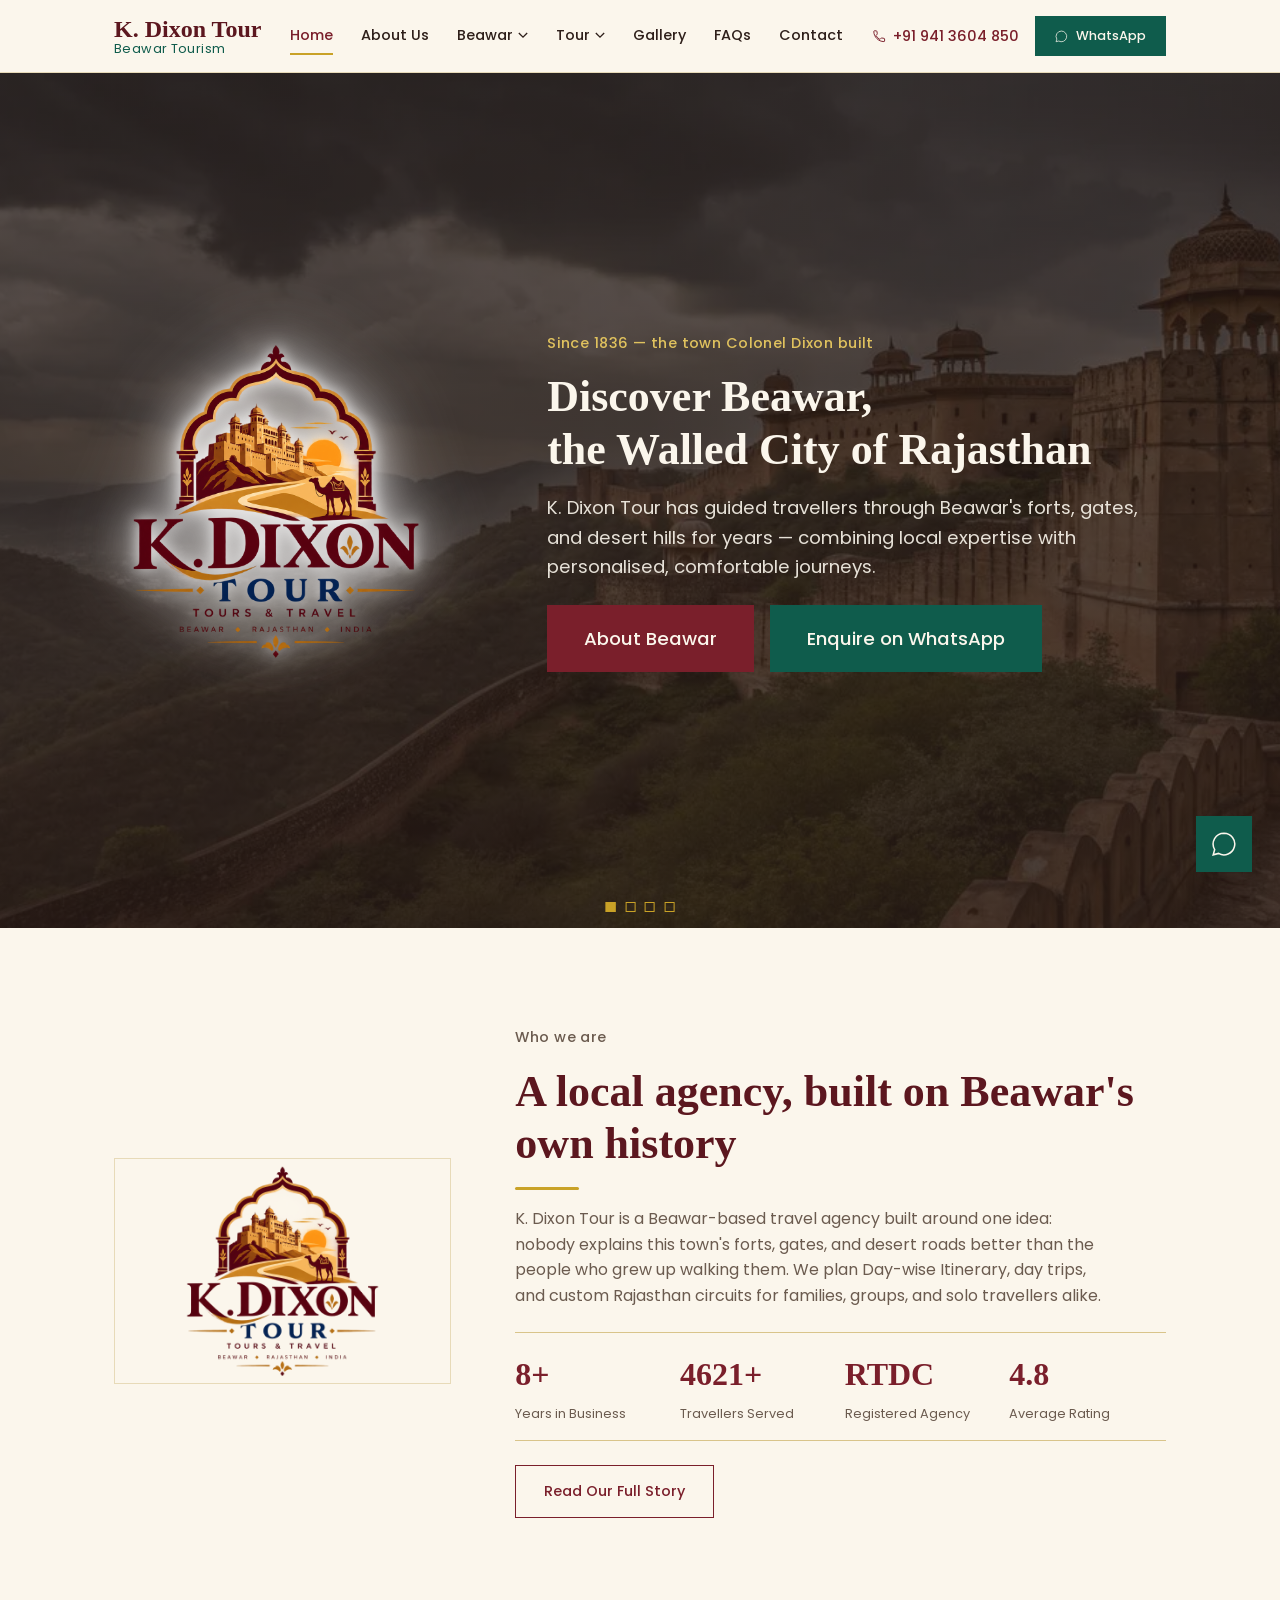
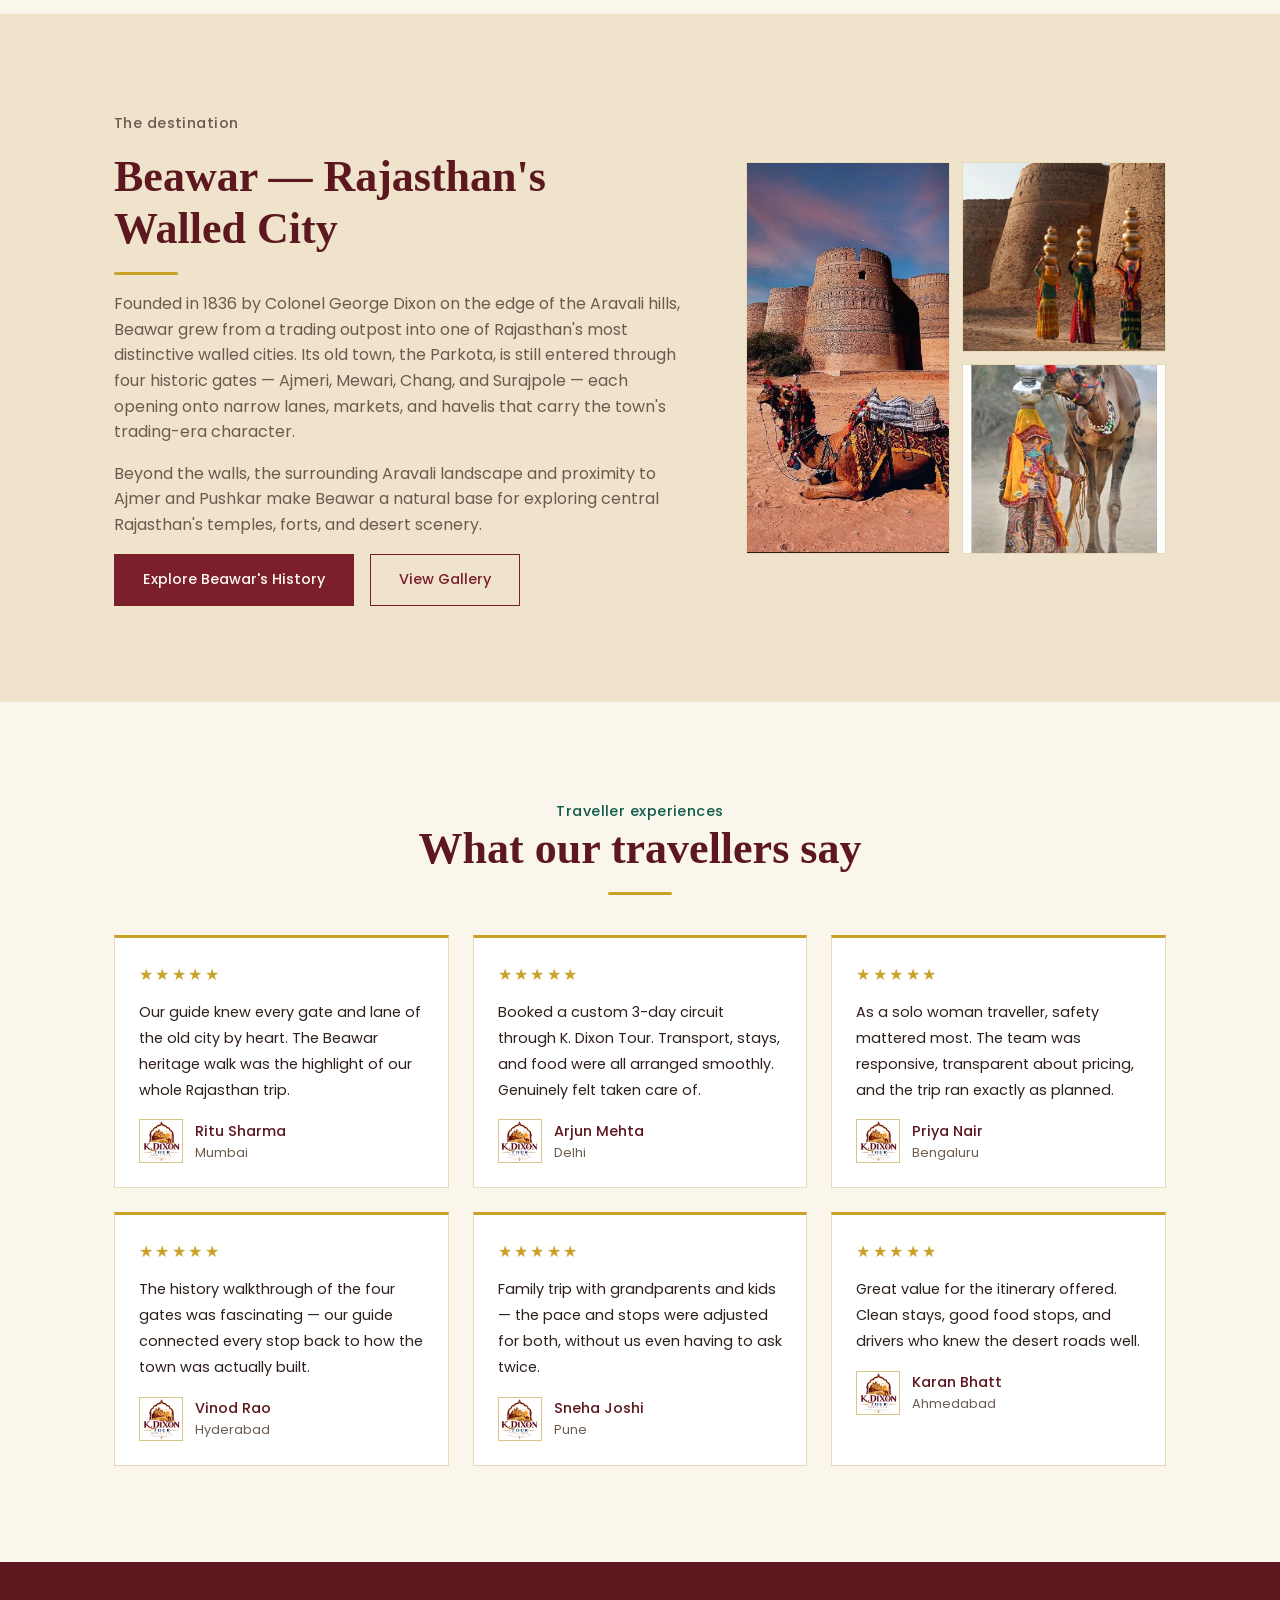
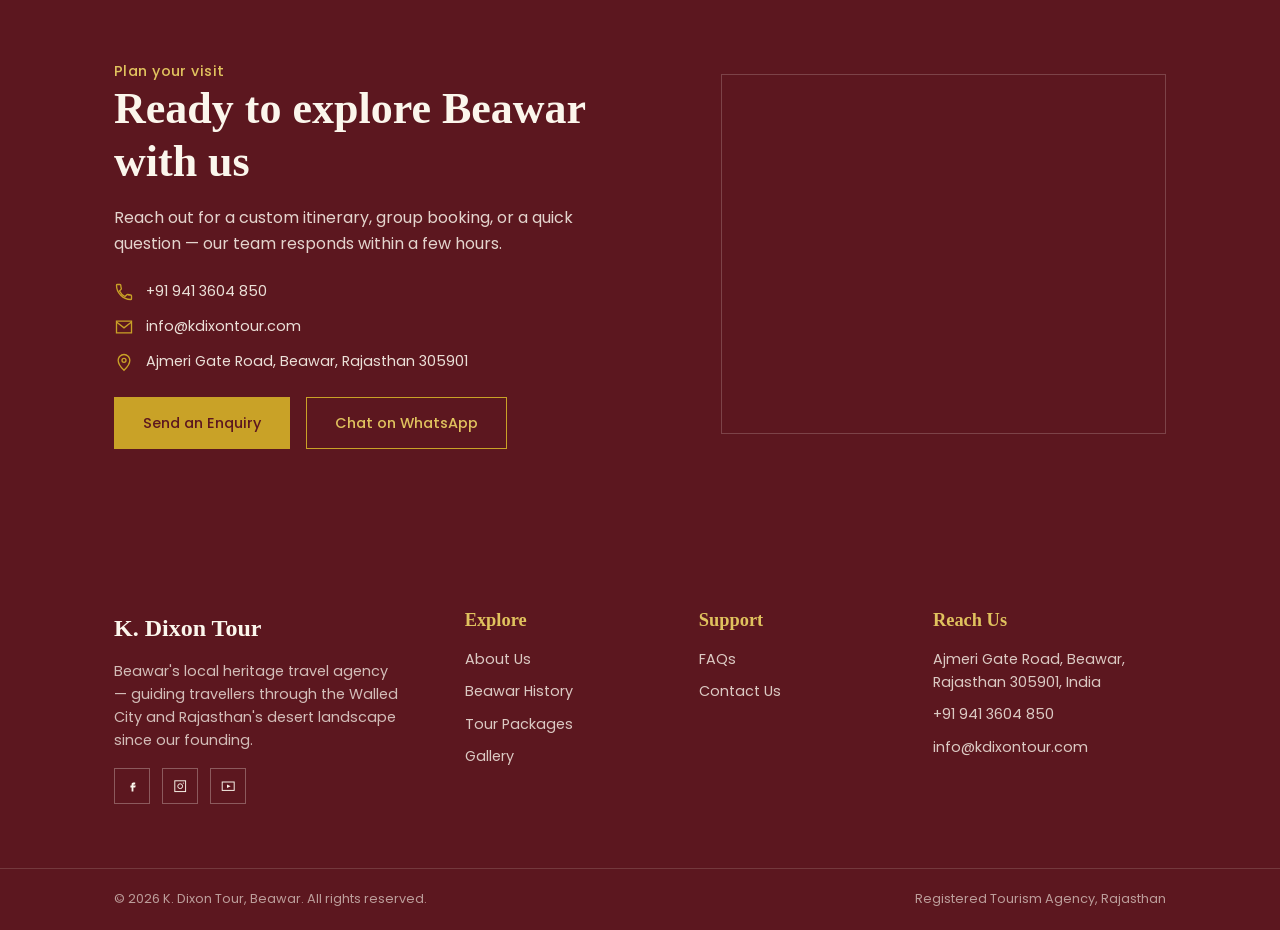
<file: index.html>
<!DOCTYPE html>
<html lang="en">

<head>
  <meta charset="UTF-8">
  <meta name="viewport" content="width=device-width, initial-scale=1.0">
  <title>K. Dixon Tour | Beawar Tourism - Day-wise Itinerary in Rajasthan</title>
  <meta name="description"
    content="K. Dixon Tour is Beawar's trusted heritage travel agency, offering guided tours across the Walled City, Aravali hills, and Rajasthan's cultural landmarks.">

  <link rel="preconnect" href="https://fonts.googleapis.com">
  <link rel="preconnect" href="https://fonts.gstatic.com" crossorigin>
  <link
    href="https://fonts.googleapis.com/css2?family=Cormorant+Garamond:wght@500;600;700&family=Poppins:wght@400;500;600&display=swap"
    rel="stylesheet">
  <link rel="icon" type="image/webp" href="images/logo.png">
  <link rel="stylesheet" href="css/style.css">
  <link rel="stylesheet" href="css/components.css">
  <link rel="stylesheet" href="css/home.css">
</head>

<body>

  <!-- ============ LOADER ============ -->
  <div class="loader" id="loader">
    <div class="loader-frame">
       
      <p class="loader-name">K. DIXON TOUR</p>
      <p class="loader-tag">Beawar Tourism</p>
      <div class="loader-line"><span></span></div>
    </div>
  </div>

  <!-- ============ SCROLL PROGRESS BAR ============ -->
  <div class="scroll-progress" id="scrollProgress"></div>

  <!-- ============ NAVBAR ============ -->
  <header class="navbar" id="navbar">
    <div class="container navbar-inner">
      <a href="index.html" class="navbar-logo">
        <span class="navbar-logo-main">K. Dixon Tour</span>
        <span class="navbar-logo-sub">Beawar Tourism</span>
      </a>

      <nav class="navbar-nav" id="navbarNav">
        <ul class="navbar-list">
          <li><a href="index.html" class="navbar-link is-active">Home</a></li>
          <li><a href="about.html" class="navbar-link">About Us</a></li>

          <li class="navbar-dropdown">
            <button class="navbar-link navbar-dropdown-toggle" aria-expanded="false">
              Beawar
              <svg class="navbar-caret" viewBox="0 0 12 8" aria-hidden="true">
                <path d="M1 1L6 6L11 1" fill="none" stroke="currentColor" stroke-width="1.6" />
              </svg>
            </button>
            <div class="navbar-dropdown-menu">
              <a href="beawar-history.html">History &amp; Origin</a>
              <a href="beawar-history.html#landmarks">Landmarks</a>
              <a href="gallery.html">Photo Gallery</a>
            </div>
          </li>

          <li class="navbar-dropdown">
            <button class="navbar-link navbar-dropdown-toggle" aria-expanded="false">
              Tour
              <svg class="navbar-caret" viewBox="0 0 12 8" aria-hidden="true">
                <path d="M1 1L6 6L11 1" fill="none" stroke="currentColor" stroke-width="1.6" />
              </svg>
            </button>
            <div class="navbar-dropdown-menu">
              <a href="packages.html">All Packages</a>
              <a href="packages.html#itinerary">Day-wise Itinerary</a>
              <a href="packages.html#custom">Custom Itinerary</a>
            </div>
          </li>

          <li><a href="gallery.html" class="navbar-link">Gallery</a></li>
          <li><a href="faq.html" class="navbar-link">FAQs</a></li>
          <li><a href="contact.html" class="navbar-link">Contact</a></li>
        </ul>
      </nav>

      <div class="navbar-actions">
        <a href="tel:+919413604850" class="navbar-phone">
          <svg viewBox="0 0 24 24" class="icon">
            <path
              d="M6.6 10.8c1.4 2.8 3.8 5.2 6.6 6.6l2.2-2.2c.3-.3.7-.4 1-.2 1.1.4 2.3.6 3.5.6.6 0 1.1.5 1.1 1.1V20c0 .6-.5 1-1.1 1C10.8 21 3 13.2 3 3.9 3 3.4 3.5 3 4 3h3.1c.6 0 1.1.5 1.1 1.1 0 1.2.2 2.4.6 3.5.1.4 0 .8-.2 1L6.6 10.8z"
              fill="none" stroke="currentColor" stroke-width="1.6" stroke-linejoin="round" />
          </svg>
          <span>+91 941 3604 850</span>
        </a>
        <a href="https://wa.me/919413604850" target="_blank" rel="noopener" class="btn btn-whatsapp btn-sm">
          <svg viewBox="0 0 24 24" class="icon">
            <path d="M12 2a10 10 0 0 0-8.6 15.1L2 22l5-1.3A10 10 0 1 0 12 2z" fill="none" stroke="currentColor"
              stroke-width="1.4" />
          </svg>
          WhatsApp
        </a>
        <button class="navbar-toggle" id="navbarToggle" aria-label="Open menu" aria-expanded="false">
          <span></span><span></span><span></span>
        </button>
      </div>
    </div>
  </header>

  <main id="main">

    <!-- ============ HERO ============ -->
    <section class="hero" id="hero">
      <div class="hero-slides" id="heroSlides">
        <div class="hero-slide is-active" style="background-image: url('images/h1.webp');"></div>

        <div class="hero-slide" style="background-image: url('images/h2.webp');"></div>

        <div class="hero-slide" style="background-image: url('images/h3.webp');"></div>

        <div class="hero-slide" style="background-image: url('images/h4.webp');"></div>
      </div>
      <div class="hero-overlay"></div>

      <div class="hero-logo-float" aria-hidden="true">
        <img src="images/logo.png" loading="lazy" alt="">
      </div>

      <div class="container hero-content">
        <p class="eyebrow">Since 1836 &mdash; the town Colonel Dixon built</p>
        <h1 class="hero-title">Discover Beawar,<br>the Walled City of Rajasthan</h1>
        <p class="hero-tagline">K. Dixon Tour has guided travellers through Beawar's forts, gates, and desert hills for
          years &mdash; combining local expertise with personalised, comfortable journeys.</p>
        <div class="hero-cta">
          <a href="beawar-history.html" class="btn btn-primary btn-lg">About Beawar</a>
          <a href="https://wa.me/919413604850" target="_blank" rel="noopener" class="btn btn-whatsapp btn-lg">Enquire on
            WhatsApp</a>
        </div>
      </div>

      <div class="hero-dots" id="heroDots"></div>
    </section>

    <!-- ============ ABOUT US ============ -->
    <section class="section about" id="about">
      <div class="container about-grid">
        <div class="about-image">
          <img src="images/logo.png" loading="lazy" alt="K. Dixon Tour guide with travellers in Beawar">
        </div>

        <div class="about-content">
          <p class="eyebrow">Who we are</p>
          <h2>A local agency, built on Beawar's own history</h2>
          <div class="divider"></div>
          <p>K. Dixon Tour is a Beawar-based travel agency built around one idea: nobody explains this town's forts,
            gates, and desert roads better than the people who grew up walking them. We plan Day-wise Itinerary, day trips,
            and custom Rajasthan circuits for families, groups, and solo travellers alike.</p>

          <div class="about-stats">
            <div class="about-stat">
              <span class="about-stat-num" data-count="15">0</span><span class="about-stat-plus">+</span>
              <span class="about-stat-label">Years in Business</span>
            </div>
            <div class="about-stat">
              <span class="about-stat-num" data-count="8000">0</span><span class="about-stat-plus">+</span>
              <span class="about-stat-label">Travellers Served</span>
            </div>
            <div class="about-stat">
              <span class="about-stat-num-static">RTDC</span>
              <span class="about-stat-label">Registered Agency</span>
            </div>
            <div class="about-stat">
              <span class="about-stat-num-static">4.8</span>
              <span class="about-stat-label">Average Rating</span>
            </div>
          </div>

          <a href="about.html" class="btn btn-secondary">Read Our Full Story</a>
        </div>
      </div>
    </section>

    <!-- ============ ABOUT BEAWAR ============ -->
    <section class="section section-alt beawar" id="beawar">
      <div class="container beawar-grid">
        <div class="beawar-content">
          <p class="eyebrow">The destination</p>
          <h2>Beawar &mdash; Rajasthan's Walled City</h2>
          <div class="divider"></div>
          <p>Founded in 1836 by Colonel George Dixon on the edge of the Aravali hills, Beawar grew from a trading
            outpost into one of Rajasthan's most distinctive walled cities. Its old town, the Parkota, is still entered
            through four historic gates &mdash; Ajmeri, Mewari, Chang, and Surajpole &mdash; each opening onto narrow
            lanes, markets, and havelis that carry the town's trading-era character.</p>
          <p>Beyond the walls, the surrounding Aravali landscape and proximity to Ajmer and Pushkar make Beawar a
            natural base for exploring central Rajasthan's temples, forts, and desert scenery.</p>
          <div class="beawar-cta">
            <a href="beawar-history.html" class="btn btn-primary">Explore Beawar's History</a>
            <a href="gallery.html" class="btn btn-secondary">View Gallery</a>
          </div>
        </div>

        <div class="beawar-gallery">
          <img src="images/1a.webp" loading="lazy" alt="Historic gate of Beawar's Walled City"
            class="beawar-gallery-img beawar-gallery-img-tall">
          <img src="images/1b.webp" loading="lazy" alt="Market lane inside Beawar's old town" class="beawar-gallery-img">
          <img src="images/1c.webp" loading="lazy" alt="Aravali hills near Beawar" class="beawar-gallery-img">
        </div>
      </div>
    </section>

    <!-- ============ TESTIMONIALS ============ -->
    <section class="section testimonials" id="testimonials">
      <div class="container">
        <div class="text-center testimonials-head">
          <h6 class="eyebrow">Traveller experiences</h6>
          <h2>What our travellers say</h2>
          <div class="divider" style="margin-inline:auto;"></div>
        </div>
      </div>

      <div class="container testimonials-grid" id="testimonialsGrid">
        <article class="testimonial-card">
          <div class="testimonial-stars" aria-label="5 out of 5 stars">★★★★★</div>
          <p class="testimonial-text">Our guide knew every gate and lane of the old city by heart. The Beawar heritage
            walk was the highlight of our whole Rajasthan trip.</p>
          <div class="testimonial-author">
            <img src="images/logo.png" loading="lazy" alt="">
            <div><span class="testimonial-name">Ritu Sharma</span><span class="testimonial-loc">Mumbai</span></div>
          </div>
        </article>

        <article class="testimonial-card">
          <div class="testimonial-stars" aria-label="5 out of 5 stars">★★★★★</div>
          <p class="testimonial-text">Booked a custom 3-day circuit through K. Dixon Tour. Transport, stays, and food
            were all arranged smoothly. Genuinely felt taken care of.</p>
          <div class="testimonial-author">
            <img src="images/logo.png" loading="lazy" alt="">
            <div><span class="testimonial-name">Arjun Mehta</span><span class="testimonial-loc">Delhi</span></div>
          </div>
        </article>

        <article class="testimonial-card">
          <div class="testimonial-stars" aria-label="5 out of 5 stars">★★★★★</div>
          <p class="testimonial-text">As a solo woman traveller, safety mattered most. The team was responsive,
            transparent about pricing, and the trip ran exactly as planned.</p>
          <div class="testimonial-author">
            <img src="images/logo.png" loading="lazy" alt="">
            <div><span class="testimonial-name">Priya Nair</span><span class="testimonial-loc">Bengaluru</span></div>
          </div>
        </article>

        <article class="testimonial-card">
          <div class="testimonial-stars" aria-label="5 out of 5 stars">★★★★★</div>
          <p class="testimonial-text">The history walkthrough of the four gates was fascinating &mdash; our guide
            connected every stop back to how the town was actually built.</p>
          <div class="testimonial-author">
            <img src="images/logo.png" loading="lazy" alt="">
            <div><span class="testimonial-name">Vinod Rao</span><span class="testimonial-loc">Hyderabad</span></div>
          </div>
        </article>

        <article class="testimonial-card">
          <div class="testimonial-stars" aria-label="5 out of 5 stars">★★★★★</div>
          <p class="testimonial-text">Family trip with grandparents and kids &mdash; the pace and stops were adjusted
            for both, without us even having to ask twice.</p>
          <div class="testimonial-author">
            <img src="images/logo.png" loading="lazy" alt="">
            <div><span class="testimonial-name">Sneha Joshi</span><span class="testimonial-loc">Pune</span></div>
          </div>
        </article>

        <article class="testimonial-card">
          <div class="testimonial-stars" aria-label="5 out of 5 stars">★★★★★</div>
          <p class="testimonial-text">Great value for the itinerary offered. Clean stays, good food stops, and drivers
            who knew the desert roads well.</p>
          <div class="testimonial-author">
            <img src="images/logo.png" loading="lazy" alt="">
            <div><span class="testimonial-name">Karan Bhatt</span><span class="testimonial-loc">Ahmedabad</span></div>
          </div>
        </article>
      </div>
    </section>

    <!-- ============ FINAL CTA / CONTACT BANNER ============ -->
    <section class="cta-banner" id="ctaBanner">
      <div class="container cta-banner-grid">
        <div class="cta-banner-content">
          <p class="eyebrow" style="color:var(--color-gold-light);">Plan your visit</p>
          <h2 class="cta-banner-title">Ready to explore Beawar with us</h2>
          <p class="cta-banner-text">Reach out for a custom itinerary, group booking, or a quick question &mdash; our
            team responds within a few hours.</p>

          <ul class="cta-banner-info">
            <li>
              <svg viewBox="0 0 24 24" class="icon">
                <path
                  d="M6.6 10.8c1.4 2.8 3.8 5.2 6.6 6.6l2.2-2.2c.3-.3.7-.4 1-.2 1.1.4 2.3.6 3.5.6.6 0 1.1.5 1.1 1.1V20c0 .6-.5 1-1.1 1C10.8 21 3 13.2 3 3.9 3 3.4 3.5 3 4 3h3.1c.6 0 1.1.5 1.1 1.1 0 1.2.2 2.4.6 3.5.1.4 0 .8-.2 1L6.6 10.8z"
                  fill="none" stroke="currentColor" stroke-width="1.6" stroke-linejoin="round" />
              </svg>
              <a href="tel:+919413604850">+91 941 3604 850</a>
            </li>
            <li>
              <svg viewBox="0 0 24 24" class="icon">
                <path d="M3 5h18v14H3z" fill="none" stroke="currentColor" stroke-width="1.6" />
                <path d="M3 6l9 7 9-7" fill="none" stroke="currentColor" stroke-width="1.6" />
              </svg>
              <a href="mailto:info@kdixontour.com">info@kdixontour.com</a>
            </li>
            <li>
              <svg viewBox="0 0 24 24" class="icon">
                <path d="M12 22s7-6.5 7-12a7 7 0 0 0-14 0c0 5.5 7 12 7 12z" fill="none" stroke="currentColor"
                  stroke-width="1.6" />
                <circle cx="12" cy="10" r="2.4" fill="none" stroke="currentColor" stroke-width="1.6" />
              </svg>
              <span>Ajmeri Gate Road, Beawar, Rajasthan 305901</span>
            </li>
          </ul>

          <div class="cta-banner-actions">
            <a href="contact.html" class="btn btn-gold">Send an Enquiry</a>
            <a href="https://wa.me/919413604850" target="_blank" rel="noopener" class="btn btn-secondary"
              style="border-color:var(--color-gold);color:var(--color-gold-light);">Chat on WhatsApp</a>
          </div>
        </div>

        <div class="cta-banner-map">
          <iframe
            src="https://www.google.com/maps/embed?pb=!1m18!1m12!1m3!1d3003.093257593706!2d77.5210852!3d27.2106657!2m3!1f0!2f0!3f0!3m2!1i1024!2i768!4f13.1!3m3!1m2!1s0x3973a302ddbfff99%3A0x610cc04315cffed1!2sLaxmi%20Vilas%20Palace!5e1!3m2!1sen!2sin!4v1788623754137!5m2!1sen!2sin"
            width="600" height="450" style="border:0;" allowfullscreen="" loading="lazy"
            referrerpolicy="strict-origin-when-cross-origin"></iframe>
        </div>
      </div>
    </section>

  </main>

  <!-- ============ FOOTER ============ -->
  <footer class="footer">
    <div class="container footer-grid">
      <div class="footer-col footer-brand">
        <span class="footer-logo">K. Dixon Tour</span>
        <p>Beawar's local heritage travel agency &mdash; guiding travellers through the Walled City and Rajasthan's
          desert landscape since our founding.</p>
        <div class="footer-social">
          <a href="#" aria-label="Facebook"><svg viewBox="0 0 24 24" class="icon">
              <path d="M14 9h3V6h-3c-1.7 0-3 1.3-3 3v2H9v3h2v7h3v-7h3l1-3h-4v-1c0-.6.4-1 1-1z" fill="currentColor" />
            </svg></a>
          <a href="#" aria-label="Instagram"><svg viewBox="0 0 24 24" class="icon">
              <rect x="3" y="3" width="18" height="18" fill="none" stroke="currentColor" stroke-width="1.6" />
              <circle cx="12" cy="12" r="4" fill="none" stroke="currentColor" stroke-width="1.6" />
              <circle cx="17.2" cy="6.8" r="1" fill="currentColor" />
            </svg></a>
          <a href="#" aria-label="YouTube"><svg viewBox="0 0 24 24" class="icon">
              <rect x="2" y="5" width="20" height="14" fill="none" stroke="currentColor" stroke-width="1.6" />
              <path d="M10 9l6 3-6 3z" fill="currentColor" />
            </svg></a>
        </div>
      </div>

      <div class="footer-col">
        <h4>Explore</h4>
        <a href="about.html">About Us</a>
        <a href="beawar-history.html">Beawar History</a>
        <a href="packages.html">Tour Packages</a>
        <a href="gallery.html">Gallery</a>
      </div>

      <div class="footer-col">
        <h4>Support</h4>
        <a href="faq.html">FAQs</a>
        <a href="contact.html">Contact Us</a>
 
      </div>

      <div class="footer-col">
        <h4>Reach Us</h4>
        <p>Ajmeri Gate Road, Beawar,<br>Rajasthan 305901, India</p>
        <p><a href="tel:+919413604850">+91 941 3604 850</a></p>
        <p><a href="mailto:info@kdixontour.com">info@kdixontour.com</a></p>
      </div>
    </div>

    <div class="footer-bottom">
      <div class="container footer-bottom-inner">
        <span>&copy; <span id="footerYear"></span> K. Dixon Tour, Beawar. All rights reserved.</span>
        <span>Registered Tourism Agency, Rajasthan</span>
      </div>
    </div>
  </footer>

  <!-- ============ FLOATING WHATSAPP BUTTON ============ -->
  <a href="https://wa.me/919413604850" target="_blank" rel="noopener" class="whatsapp-float"
    aria-label="Chat with us on WhatsApp">
    <svg viewBox="0 0 24 24" class="icon">
      <path d="M12 2a10 10 0 0 0-8.6 15.1L2 22l5-1.3A10 10 0 1 0 12 2z" fill="none" stroke="currentColor"
        stroke-width="1.4" />
    </svg>
  </a>

  <!-- ============ BACK TO TOP BUTTON ============ -->
  <button class="back-to-top" id="backToTop" aria-label="Back to top">
    <svg viewBox="0 0 24 24" class="icon">
      <path d="M12 19V5M5 12l7-7 7 7" fill="none" stroke="currentColor" stroke-width="1.8" stroke-linecap="round"
        stroke-linejoin="round" />
    </svg>
  </button>

  <script src="js/main.js"></script>
  <script src="js/home.js"></script>
</body>

</html>
</file>
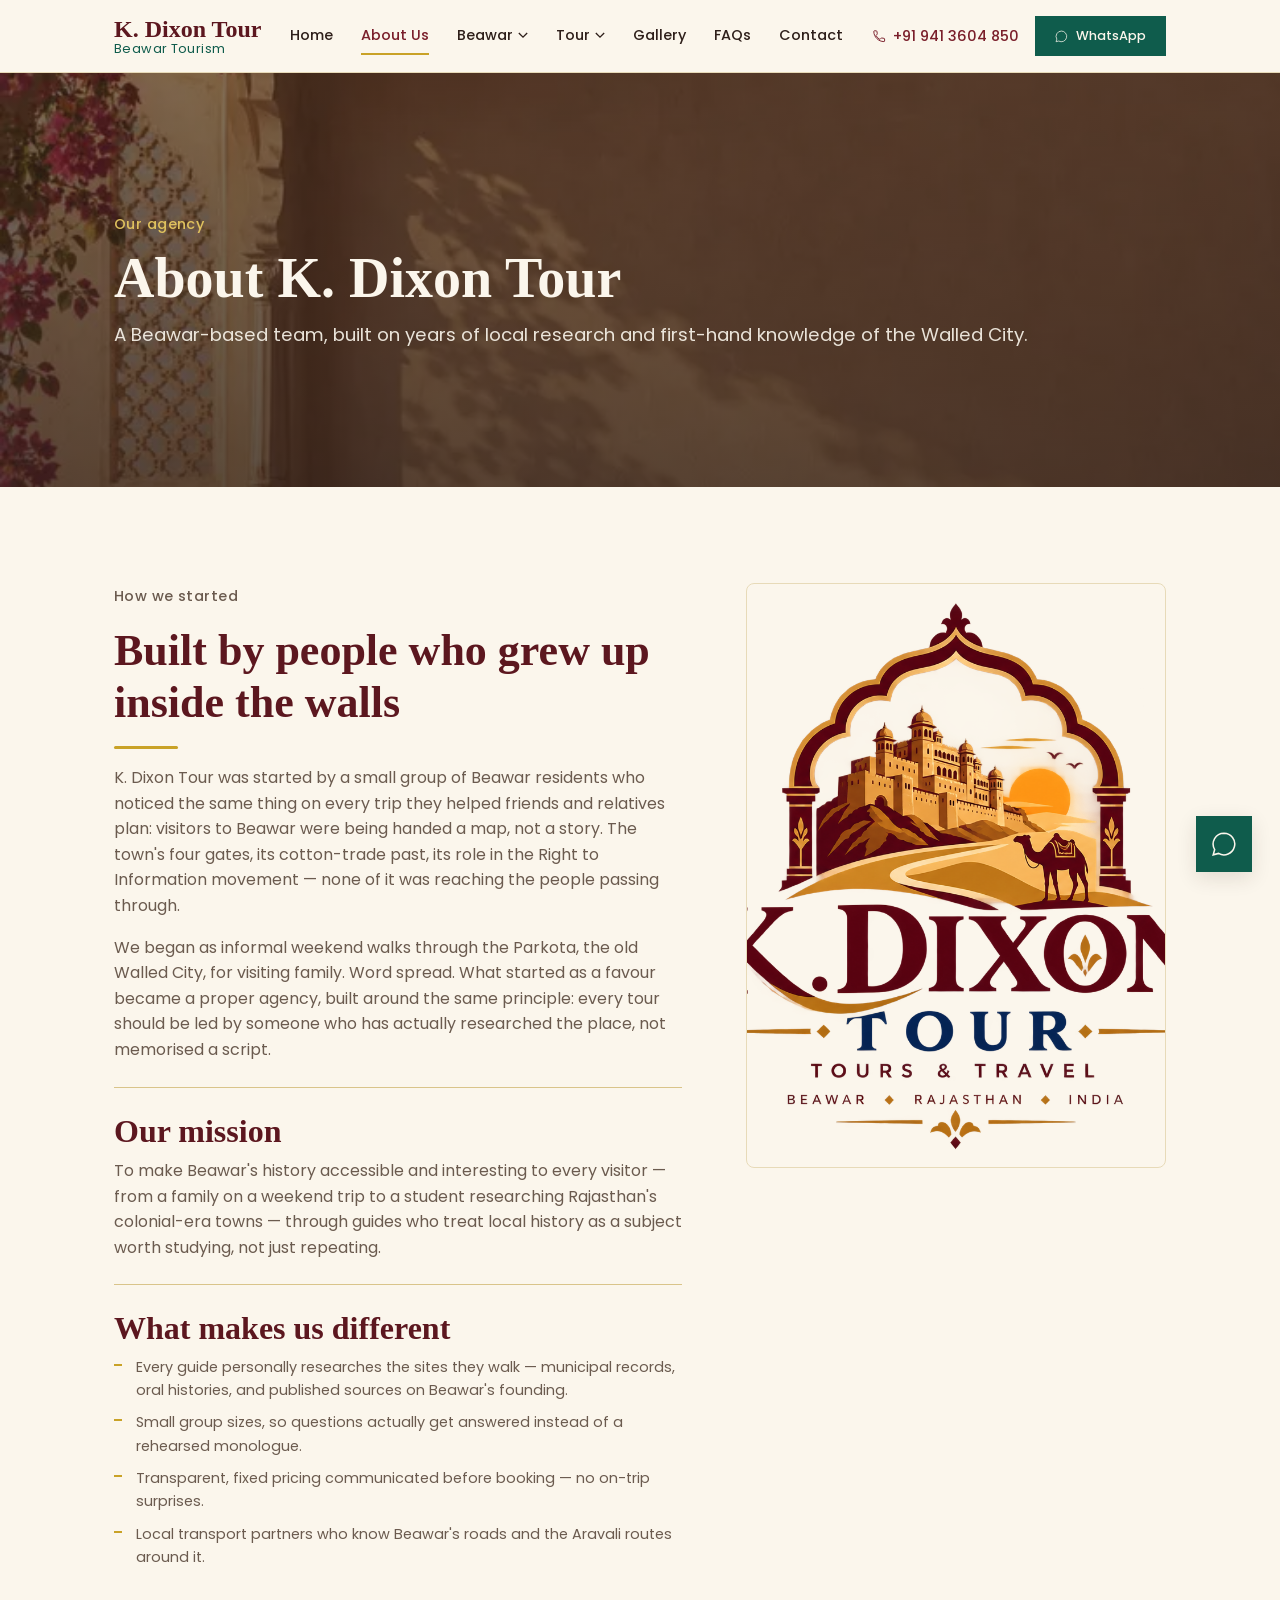
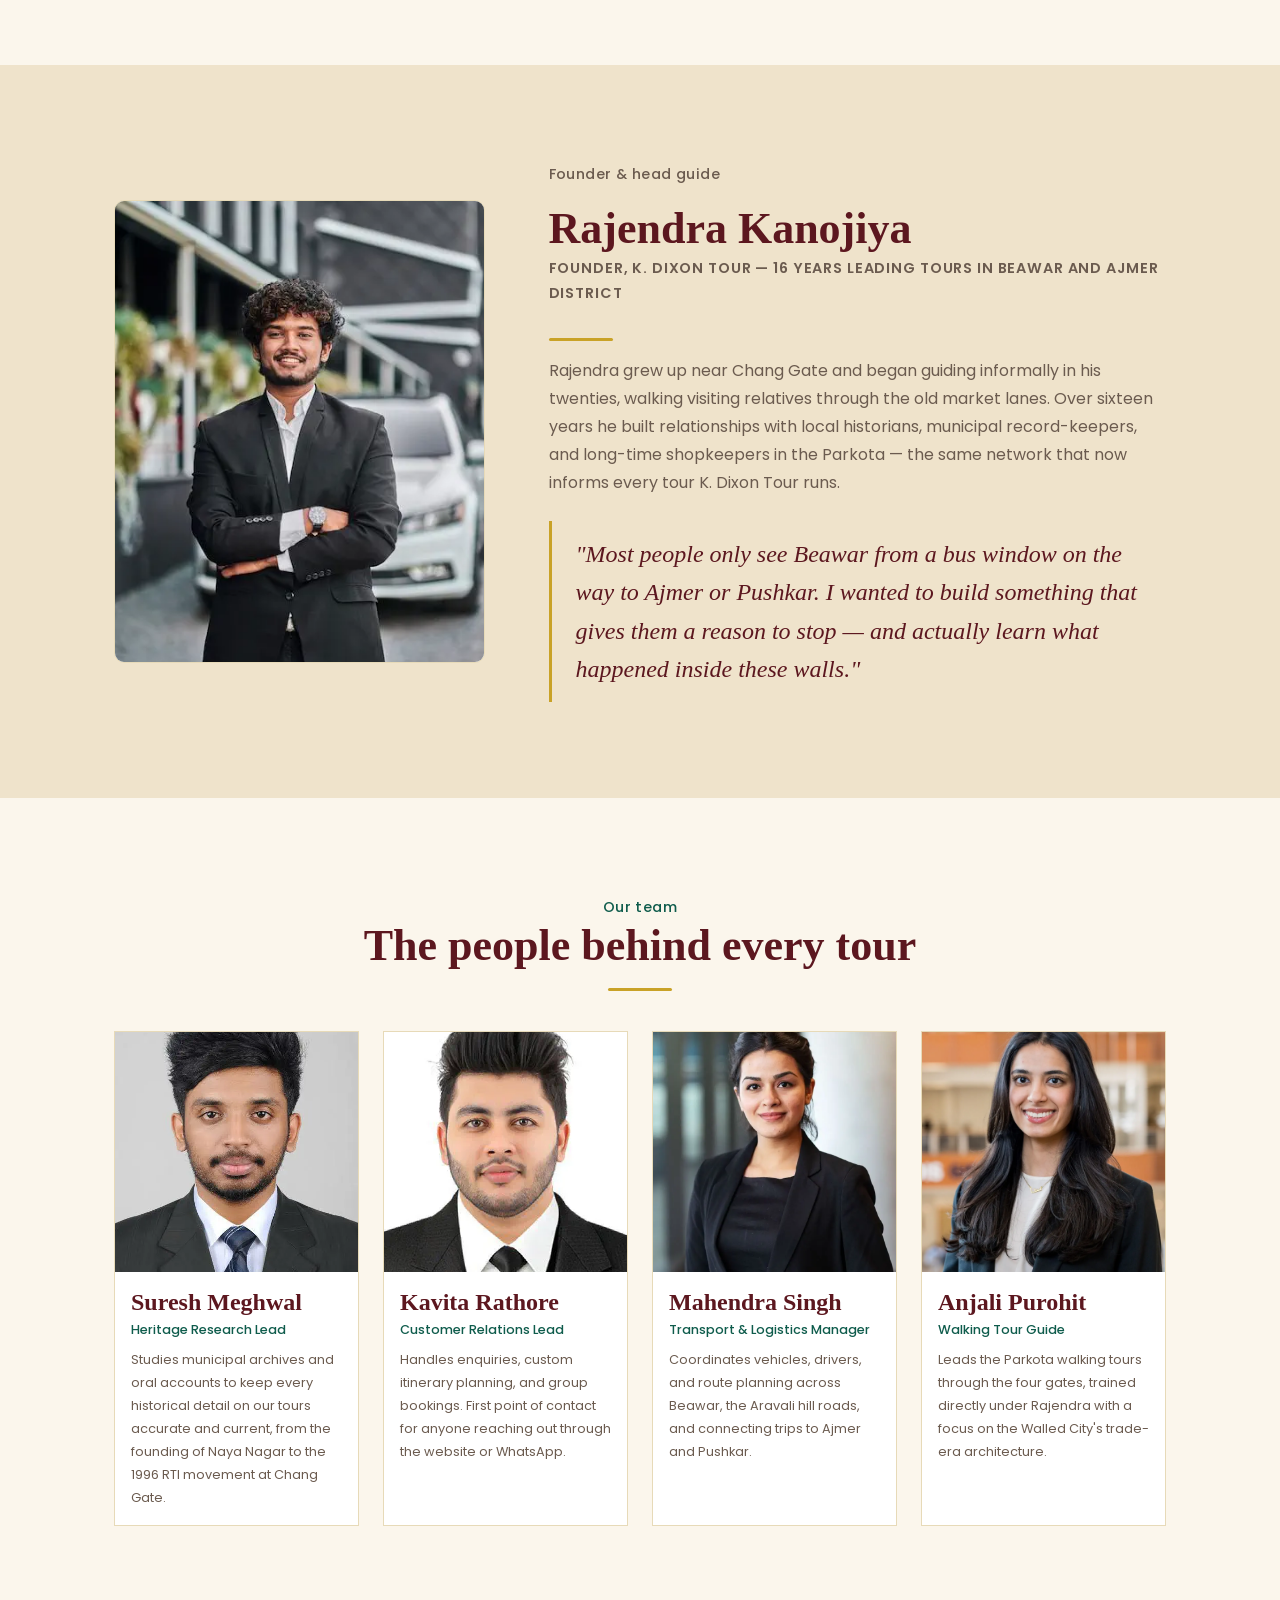
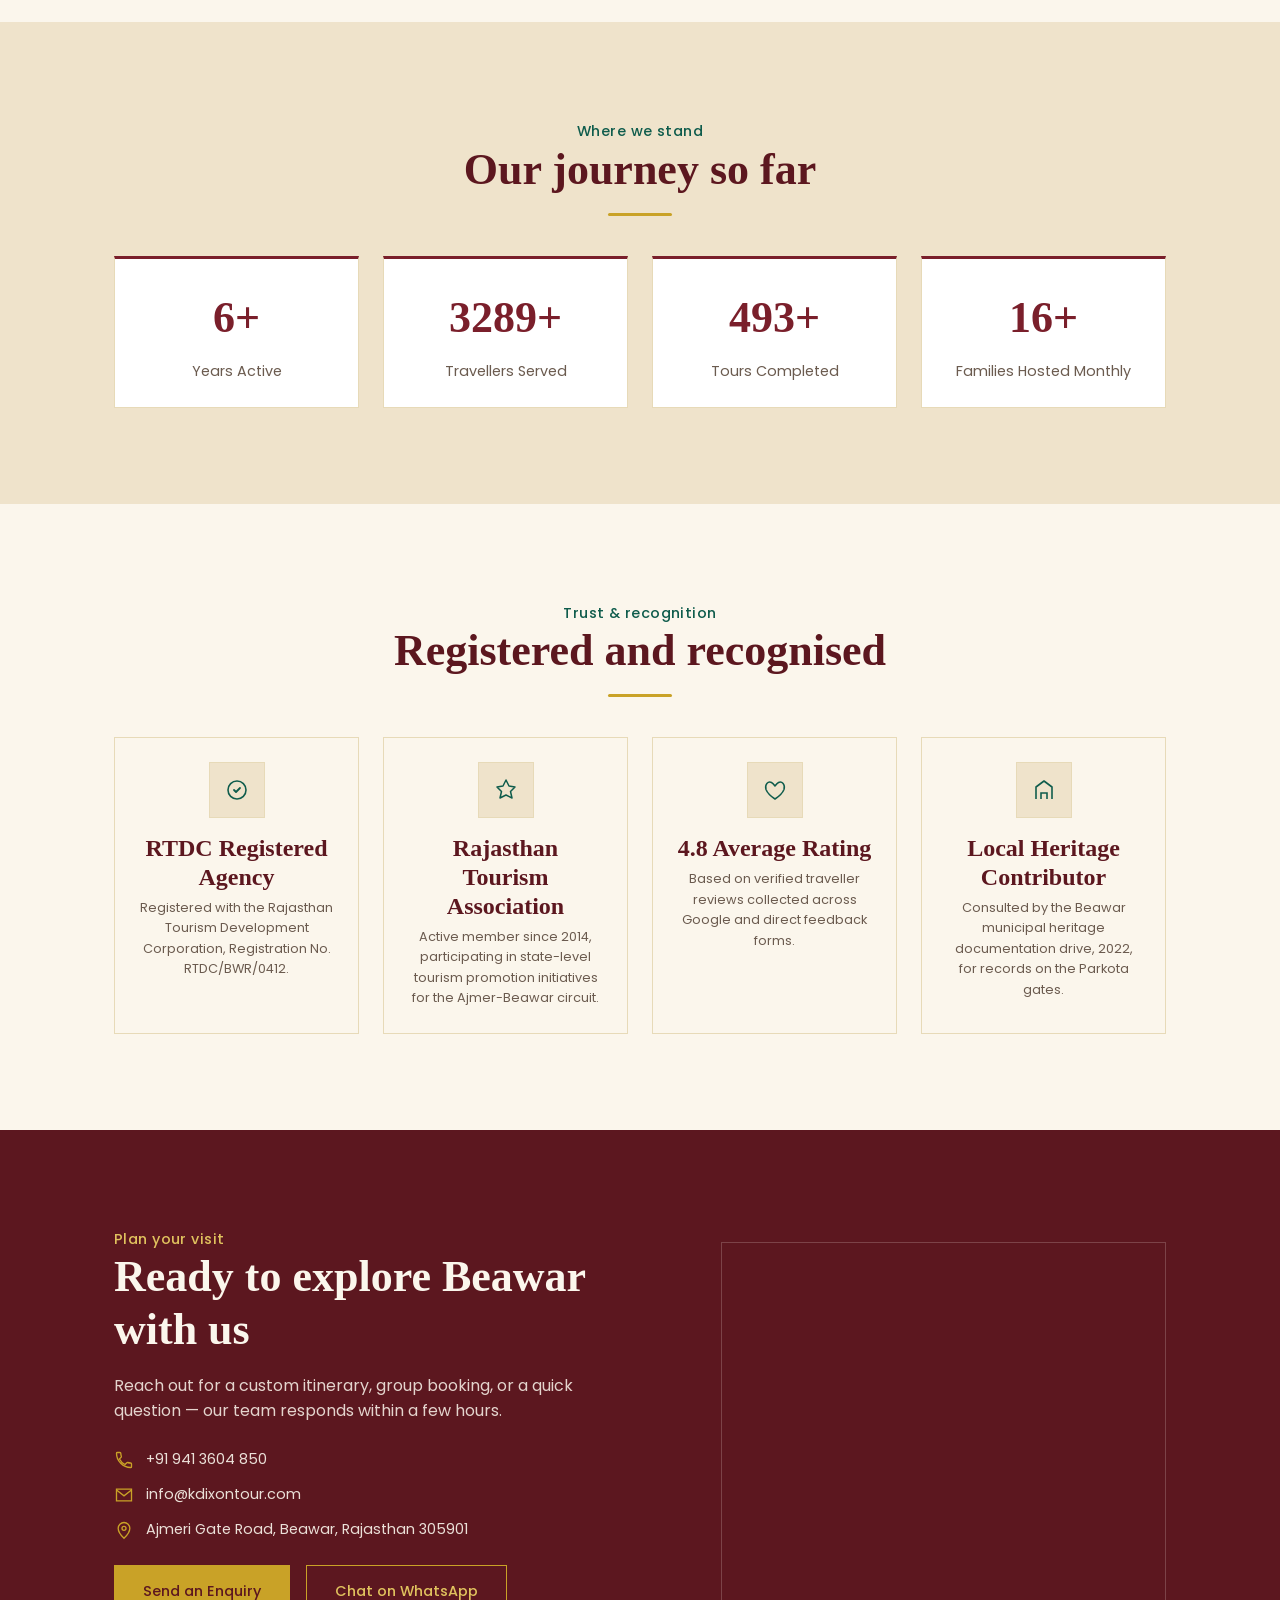
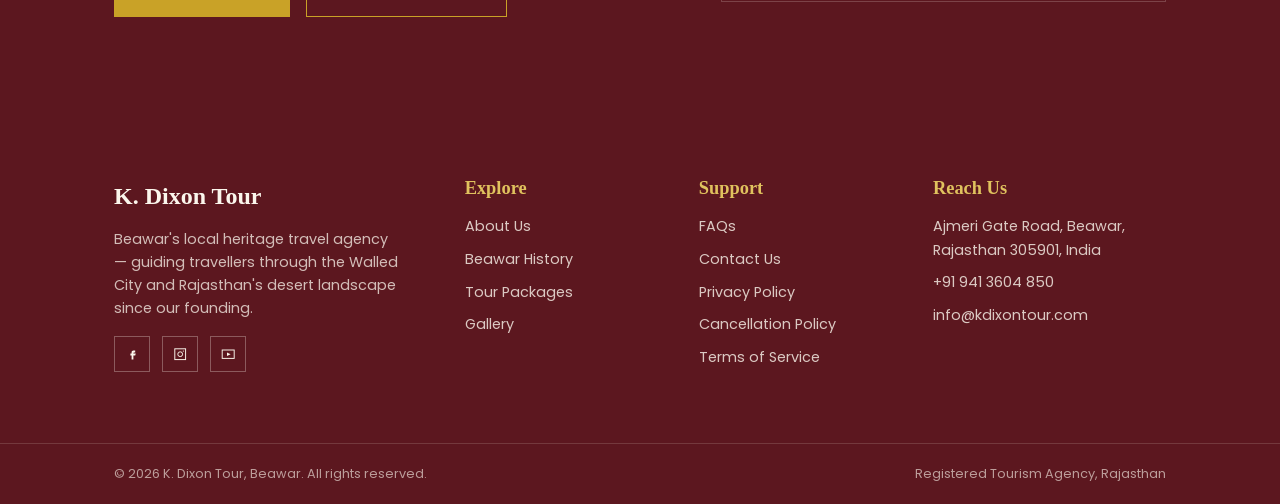
<file: about.html>
<!DOCTYPE html>
<html lang="en">
<head>
<meta charset="UTF-8">
<meta name="viewport" content="width=device-width, initial-scale=1.0">
<title>About Us | K. Dixon Tour - Beawar Tourism</title>
<meta name="description" content="Meet the team behind K. Dixon Tour - Beawar's local heritage travel agency, founded on first-hand research into the Walled City's history and landmarks.">

<link rel="preconnect" href="https://fonts.googleapis.com">
<link rel="preconnect" href="https://fonts.gstatic.com" crossorigin>
<link href="https://fonts.googleapis.com/css2?family=Cormorant+Garamond:wght@500;600;700&family=Poppins:wght@400;500;600&display=swap" rel="stylesheet">
<link rel="icon" type="image/webp" href="images/logo.png">
<link rel="stylesheet" href="css/style.css">
<link rel="stylesheet" href="css/components.css">
<link rel="stylesheet" href="css/about.css">
</head>
<body>

<div class="loader" id="loader">
  <div class="loader-frame">
    
    <p class="loader-name">K. DIXON TOUR</p>
    <p class="loader-tag">Beawar Tourism</p>
    <div class="loader-line"><span></span></div>
  </div>
</div>

<div class="scroll-progress" id="scrollProgress"></div>

<!-- ============ NAVBAR ============ -->
<header class="navbar" id="navbar">
  <div class="container navbar-inner">
    <a href="index.html" class="navbar-logo">
      <span class="navbar-logo-main">K. Dixon Tour</span>
      <span class="navbar-logo-sub">Beawar Tourism</span>
    </a>

    <nav class="navbar-nav" id="navbarNav">
      <ul class="navbar-list">
        <li><a href="index.html" class="navbar-link">Home</a></li>
        <li><a href="about.html" class="navbar-link is-active">About Us</a></li>

        <li class="navbar-dropdown">
          <button class="navbar-link navbar-dropdown-toggle" aria-expanded="false">
            Beawar
            <svg class="navbar-caret" viewBox="0 0 12 8" aria-hidden="true"><path d="M1 1L6 6L11 1" fill="none" stroke="currentColor" stroke-width="1.6"/></svg>
          </button>
          <div class="navbar-dropdown-menu">
            <a href="beawar-history.html">History &amp; Origin</a>
            <a href="beawar-history.html#landmarks">Landmarks</a>
            <a href="gallery.html">Photo Gallery</a>
          </div>
        </li>

        <li class="navbar-dropdown">
          <button class="navbar-link navbar-dropdown-toggle" aria-expanded="false">
            Tour
            <svg class="navbar-caret" viewBox="0 0 12 8" aria-hidden="true"><path d="M1 1L6 6L11 1" fill="none" stroke="currentColor" stroke-width="1.6"/></svg>
          </button>
          <div class="navbar-dropdown-menu">
            <a href="packages.html">All Packages</a>
            <a href="packages.html#itinerary">Day-wise Itinerary</a>
            <a href="packages.html#custom">Custom Itinerary</a>
          </div>
        </li>

        <li><a href="gallery.html" class="navbar-link">Gallery</a></li>
        <li><a href="faq.html" class="navbar-link">FAQs</a></li>
        <li><a href="contact.html" class="navbar-link">Contact</a></li>
      </ul>
    </nav>

    <div class="navbar-actions">
      <a href="tel:+919413604850" class="navbar-phone">
        <svg viewBox="0 0 24 24" class="icon"><path d="M6.6 10.8c1.4 2.8 3.8 5.2 6.6 6.6l2.2-2.2c.3-.3.7-.4 1-.2 1.1.4 2.3.6 3.5.6.6 0 1.1.5 1.1 1.1V20c0 .6-.5 1-1.1 1C10.8 21 3 13.2 3 3.9 3 3.4 3.5 3 4 3h3.1c.6 0 1.1.5 1.1 1.1 0 1.2.2 2.4.6 3.5.1.4 0 .8-.2 1L6.6 10.8z" fill="none" stroke="currentColor" stroke-width="1.6" stroke-linejoin="round"/></svg>
        <span>+91 941 3604 850</span>
      </a>
      <a href="https://wa.me/919413604850" target="_blank" rel="noopener" class="btn btn-whatsapp btn-sm">
        <svg viewBox="0 0 24 24" class="icon"><path d="M12 2a10 10 0 0 0-8.6 15.1L2 22l5-1.3A10 10 0 1 0 12 2z" fill="none" stroke="currentColor" stroke-width="1.4"/></svg>
        WhatsApp
      </a>
      <button class="navbar-toggle" id="navbarToggle" aria-label="Open menu" aria-expanded="false">
        <span></span><span></span><span></span>
      </button>
    </div>
  </div>
</header>

<main id="main">

  <!-- ============ 1. PAGE HERO ============ -->
  <section class="page-hero" style="background-image:url('images/bg1.webp')">
    <div class="page-hero-overlay"></div>
    <div class="container page-hero-content">
      <p class="eyebrow">Our agency</p>
      <h1>About K. Dixon Tour</h1>
      <p class="page-hero-sub">A Beawar-based team, built on years of local research and first-hand knowledge of the Walled City.</p>
    </div>
  </section>

  <!-- ============ 2. OUR STORY ============ -->
  <section class="section story">
    <div class="container story-grid">
      <div class="story-content">
        <p class="eyebrow">How we started</p>
        <h2>Built by people who grew up inside the walls</h2>
        <div class="divider"></div>
        <p>K. Dixon Tour was started by a small group of Beawar residents who noticed the same thing on every trip they helped friends and relatives plan: visitors to Beawar were being handed a map, not a story. The town's four gates, its cotton-trade past, its role in the Right to Information movement &mdash; none of it was reaching the people passing through.</p>
        <p>We began as informal weekend walks through the Parkota, the old Walled City, for visiting family. Word spread. What started as a favour became a proper agency, built around the same principle: every tour should be led by someone who has actually researched the place, not memorised a script.</p>

        <div class="story-mission">
          <h3>Our mission</h3>
          <p>To make Beawar's history accessible and interesting to every visitor &mdash; from a family on a weekend trip to a student researching Rajasthan's colonial-era towns &mdash; through guides who treat local history as a subject worth studying, not just repeating.</p>
        </div>

        <div class="story-mission">
          <h3>What makes us different</h3>
          <ul class="story-list">
            <li>Every guide personally researches the sites they walk &mdash; municipal records, oral histories, and published sources on Beawar's founding.</li>
            <li>Small group sizes, so questions actually get answered instead of a rehearsed monologue.</li>
            <li>Transparent, fixed pricing communicated before booking &mdash; no on-trip surprises.</li>
            <li>Local transport partners who know Beawar's roads and the Aravali routes around it.</li>
          </ul>
        </div>
      </div>

      <div class="story-image">
        <img src="images/logo.png" loading="lazy" alt="One of the historic gates of Beawar's Walled City">
      </div>
    </div>
  </section>

  <!-- ============ 3. OWNER / FOUNDER ============ -->
  <section class="section section-alt founder">
    <div class="container founder-grid">
      <div class="founder-image">
        <img src="images/pfp/pfp7.webp" loading="lazy" alt="Founder of K. Dixon Tour">
      </div>

      <div class="founder-content">
        <p class="eyebrow">Founder &amp; head guide</p>
        <h2>Rajendra Kanojiya</h2>
        <p class="founder-role">Founder, K. Dixon Tour &mdash; 16 years leading tours in Beawar and Ajmer district</p>
        <div class="divider"></div>
        <p>Rajendra grew up near Chang Gate and began guiding informally in his twenties, walking visiting relatives through the old market lanes. Over sixteen years he built relationships with local historians, municipal record-keepers, and long-time shopkeepers in the Parkota &mdash; the same network that now informs every tour K. Dixon Tour runs.</p>
        <blockquote class="founder-quote">
          "Most people only see Beawar from a bus window on the way to Ajmer or Pushkar. I wanted to build something that gives them a reason to stop &mdash; and actually learn what happened inside these walls."
        </blockquote>
      </div>
    </div>
  </section>

  <!-- ============ 4. TEAM ============ -->
  <section class="section team">
    <div class="container">
      <div class="text-center team-head">
        <p class="eyebrow">Our team</p>
        <h2>The people behind every tour</h2>
        <div class="divider" style="margin-inline:auto;"></div>
      </div>

      <div class="team-grid">
        <article class="team-card">
          <img src="images/pfp/pfp1.webp" loading="lazy" alt="Heritage research lead of K. Dixon Tour">
          <div class="team-card-body">
            <h4>Suresh Meghwal</h4>
            <p class="team-role">Heritage Research Lead</p>
            <p class="team-desc">Studies municipal archives and oral accounts to keep every historical detail on our tours accurate and current, from the founding of Naya Nagar to the 1996 RTI movement at Chang Gate.</p>
          </div>
        </article>

        <article class="team-card">
          <img src="images/pfp/pfp3.webp" loading="lazy" alt="Customer relations lead of K. Dixon Tour">
          <div class="team-card-body">
            <h4>Kavita Rathore</h4>
            <p class="team-role">Customer Relations Lead</p>
            <p class="team-desc">Handles enquiries, custom itinerary planning, and group bookings. First point of contact for anyone reaching out through the website or WhatsApp.</p>
          </div>
        </article>

        <article class="team-card">
          <img src="images/pfp/pfp5.webp" loading="lazy" alt="Transport and logistics manager of K. Dixon Tour">
          <div class="team-card-body">
            <h4>Mahendra Singh</h4>
            <p class="team-role">Transport &amp; Logistics Manager</p>
            <p class="team-desc">Coordinates vehicles, drivers, and route planning across Beawar, the Aravali hill roads, and connecting trips to Ajmer and Pushkar.</p>
          </div>
        </article>

        <article class="team-card">
          <img src="images/pfp/pfp9.webp" loading="lazy" alt="Walking tour guide of K. Dixon Tour">
          <div class="team-card-body">
            <h4>Anjali Purohit</h4>
            <p class="team-role">Walking Tour Guide</p>
            <p class="team-desc">Leads the Parkota walking tours through the four gates, trained directly under Rajendra with a focus on the Walled City's trade-era architecture.</p>
          </div>
        </article>
      </div>
    </div>
  </section>

  <!-- ============ 5. MILESTONES ============ -->
  <section class="section section-alt milestones">
    <div class="container">
      <div class="text-center team-head">
        <p class="eyebrow">Where we stand</p>
        <h2>Our journey so far</h2>
        <div class="divider" style="margin-inline:auto;"></div>
      </div>

      <div class="milestones-row">
        <div class="milestone">
          <span class="milestone-num" data-count="16">0</span><span class="milestone-plus">+</span>
          <span class="milestone-label">Years Active</span>
        </div>
        <div class="milestone">
          <span class="milestone-num" data-count="8000">0</span><span class="milestone-plus">+</span>
          <span class="milestone-label">Travellers Served</span>
        </div>
        <div class="milestone">
          <span class="milestone-num" data-count="1200">0</span><span class="milestone-plus">+</span>
          <span class="milestone-label">Tours Completed</span>
        </div>
        <div class="milestone">
          <span class="milestone-num" data-count="40">0</span><span class="milestone-plus">+</span>
          <span class="milestone-label">Families Hosted Monthly</span>
        </div>
      </div>
    </div>
  </section>

  <!-- ============ 6. CERTIFICATIONS ============ -->
  <section class="section certifications">
    <div class="container">
      <div class="text-center team-head">
        <p class="eyebrow">Trust &amp; recognition</p>
        <h2>Registered and recognised</h2>
        <div class="divider" style="margin-inline:auto;"></div>
      </div>

      <div class="cert-grid">
        <div class="cert-card">
          <div class="icon-circle">
            <svg viewBox="0 0 24 24" class="icon"><path d="M9 12l2 2 4-4" fill="none" stroke="currentColor" stroke-width="1.8" stroke-linecap="round" stroke-linejoin="round"/><circle cx="12" cy="12" r="9" fill="none" stroke="currentColor" stroke-width="1.6"/></svg>
          </div>
          <h4>RTDC Registered Agency</h4>
          <p>Registered with the Rajasthan Tourism Development Corporation, Registration No. RTDC/BWR/0412.</p>
        </div>

        <div class="cert-card">
          <div class="icon-circle">
            <svg viewBox="0 0 24 24" class="icon"><path d="M12 2l3 6 6 1-4.5 4.5L18 20l-6-3-6 3 1.5-6.5L3 9l6-1z" fill="none" stroke="currentColor" stroke-width="1.5" stroke-linejoin="round"/></svg>
          </div>
          <h4>Rajasthan Tourism Association</h4>
          <p>Active member since 2014, participating in state-level tourism promotion initiatives for the Ajmer-Beawar circuit.</p>
        </div>

        <div class="cert-card">
          <div class="icon-circle">
            <svg viewBox="0 0 24 24" class="icon"><path d="M12 21s-7-4.5-9-9.5C1.5 6.5 5 3 8.5 4.5 10 5.2 11 6.5 12 8c1-1.5 2-2.8 3.5-3.5C19 3 22.5 6.5 21 11.5 19 16.5 12 21 12 21z" fill="none" stroke="currentColor" stroke-width="1.5" stroke-linejoin="round"/></svg>
          </div>
          <h4>4.8 Average Rating</h4>
          <p>Based on verified traveller reviews collected across Google and direct feedback forms.</p>
        </div>

        <div class="cert-card">
          <div class="icon-circle">
            <svg viewBox="0 0 24 24" class="icon"><path d="M4 21V9l8-6 8 6v12" fill="none" stroke="currentColor" stroke-width="1.6" stroke-linejoin="round"/><path d="M9 21v-6h6v6" fill="none" stroke="currentColor" stroke-width="1.6"/></svg>
          </div>
          <h4>Local Heritage Contributor</h4>
          <p>Consulted by the Beawar municipal heritage documentation drive, 2022, for records on the Parkota gates.</p>
        </div>
      </div>
    </div>
  </section>

 

    <!-- ============ FINAL CTA / CONTACT BANNER ============ -->
    <section class="cta-banner" id="ctaBanner">
      <div class="container cta-banner-grid">
        <div class="cta-banner-content">
          <p class="eyebrow" style="color:var(--color-gold-light);">Plan your visit</p>
          <h2 class="cta-banner-title">Ready to explore Beawar with us</h2>
          <p class="cta-banner-text">Reach out for a custom itinerary, group booking, or a quick question &mdash; our
            team responds within a few hours.</p>

          <ul class="cta-banner-info">
            <li>
              <svg viewBox="0 0 24 24" class="icon">
                <path
                  d="M6.6 10.8c1.4 2.8 3.8 5.2 6.6 6.6l2.2-2.2c.3-.3.7-.4 1-.2 1.1.4 2.3.6 3.5.6.6 0 1.1.5 1.1 1.1V20c0 .6-.5 1-1.1 1C10.8 21 3 13.2 3 3.9 3 3.4 3.5 3 4 3h3.1c.6 0 1.1.5 1.1 1.1 0 1.2.2 2.4.6 3.5.1.4 0 .8-.2 1L6.6 10.8z"
                  fill="none" stroke="currentColor" stroke-width="1.6" stroke-linejoin="round" />
              </svg>
              <a href="tel:+919413604850">+91 941 3604 850</a>
            </li>
            <li>
              <svg viewBox="0 0 24 24" class="icon">
                <path d="M3 5h18v14H3z" fill="none" stroke="currentColor" stroke-width="1.6" />
                <path d="M3 6l9 7 9-7" fill="none" stroke="currentColor" stroke-width="1.6" />
              </svg>
              <a href="mailto:info@kdixontour.com">info@kdixontour.com</a>
            </li>
            <li>
              <svg viewBox="0 0 24 24" class="icon">
                <path d="M12 22s7-6.5 7-12a7 7 0 0 0-14 0c0 5.5 7 12 7 12z" fill="none" stroke="currentColor"
                  stroke-width="1.6" />
                <circle cx="12" cy="10" r="2.4" fill="none" stroke="currentColor" stroke-width="1.6" />
              </svg>
              <span>Ajmeri Gate Road, Beawar, Rajasthan 305901</span>
            </li>
          </ul>

          <div class="cta-banner-actions">
            <a href="contact.html" class="btn btn-gold">Send an Enquiry</a>
            <a href="https://wa.me/919413604850" target="_blank" rel="noopener" class="btn btn-secondary"
              style="border-color:var(--color-gold);color:var(--color-gold-light);">Chat on WhatsApp</a>
          </div>
        </div>

        <div class="cta-banner-map">
          <iframe title="K. Dixon Tour office location on map"
            src="https://www.google.com/maps/embed?pb=!1m18!1m12!1m3!1d3003.093257593706!2d77.5210852!3d27.2106657!2m3!1f0!2f0!3f0!3m2!1i1024!2i768!4f13.1!3m3!1m2!1s0x3973a302ddbfff99%3A0x610cc04315cffed1!2sLaxmi%20Vilas%20Palace!5e1!3m2!1sen!2sin!4v1788623754137!5m2!1sen!2sin" width="600" height="450" style="border:0;"  loading="lazy"
            referrerpolicy="no-referrer-when-downgrade">
          </iframe>
        </div>
      </div>
    </section>
</main>

<!-- ============ FOOTER ============ -->
<footer class="footer">
  <div class="container footer-grid">
    <div class="footer-col footer-brand">
      <span class="footer-logo">K. Dixon Tour</span>
      <p>Beawar's local heritage travel agency &mdash; guiding travellers through the Walled City and Rajasthan's desert landscape since our founding.</p>
      <div class="footer-social">
        <a href="#" aria-label="Facebook"><svg viewBox="0 0 24 24" class="icon"><path d="M14 9h3V6h-3c-1.7 0-3 1.3-3 3v2H9v3h2v7h3v-7h3l1-3h-4v-1c0-.6.4-1 1-1z" fill="currentColor"/></svg></a>
        <a href="#" aria-label="Instagram"><svg viewBox="0 0 24 24" class="icon"><rect x="3" y="3" width="18" height="18" fill="none" stroke="currentColor" stroke-width="1.6"/><circle cx="12" cy="12" r="4" fill="none" stroke="currentColor" stroke-width="1.6"/><circle cx="17.2" cy="6.8" r="1" fill="currentColor"/></svg></a>
        <a href="#" aria-label="YouTube"><svg viewBox="0 0 24 24" class="icon"><rect x="2" y="5" width="20" height="14" fill="none" stroke="currentColor" stroke-width="1.6"/><path d="M10 9l6 3-6 3z" fill="currentColor"/></svg></a>
      </div>
    </div>

    <div class="footer-col">
      <h4>Explore</h4>
      <a href="about.html">About Us</a>
      <a href="beawar-history.html">Beawar History</a>
      <a href="packages.html">Tour Packages</a>
      <a href="gallery.html">Gallery</a>
    </div>

    <div class="footer-col">
      <h4>Support</h4>
      <a href="faq.html">FAQs</a>
      <a href="contact.html">Contact Us</a>
      <a href="privacy-policy.html">Privacy Policy</a>
      <a href="cancellation-policy.html">Cancellation Policy</a>
      <a href="terms.html">Terms of Service</a>
    </div>

    <div class="footer-col">
      <h4>Reach Us</h4>
      <p>Ajmeri Gate Road, Beawar,<br>Rajasthan 305901, India</p>
      <p><a href="tel:+919413604850">+91 941 3604 850</a></p>
      <p><a href="mailto:info@kdixontour.com">info@kdixontour.com</a></p>
    </div>
  </div>

  <div class="footer-bottom">
    <div class="container footer-bottom-inner">
      <span>&copy; <span id="footerYear"></span> K. Dixon Tour, Beawar. All rights reserved.</span>
      <span>Registered Tourism Agency, Rajasthan</span>
    </div>
  </div>
</footer>

<a href="https://wa.me/919413604850" target="_blank" rel="noopener" class="whatsapp-float" aria-label="Chat with us on WhatsApp">
  <svg viewBox="0 0 24 24" class="icon"><path d="M12 2a10 10 0 0 0-8.6 15.1L2 22l5-1.3A10 10 0 1 0 12 2z" fill="none" stroke="currentColor" stroke-width="1.4"/></svg>
</a>

<button class="back-to-top" id="backToTop" aria-label="Back to top">
  <svg viewBox="0 0 24 24" class="icon"><path d="M12 19V5M5 12l7-7 7 7" fill="none" stroke="currentColor" stroke-width="1.8" stroke-linecap="round" stroke-linejoin="round"/></svg>
</button>

<script src="js/main.js"></script>
<script src="js/about.js"></script>
</body>
</html>
</file>
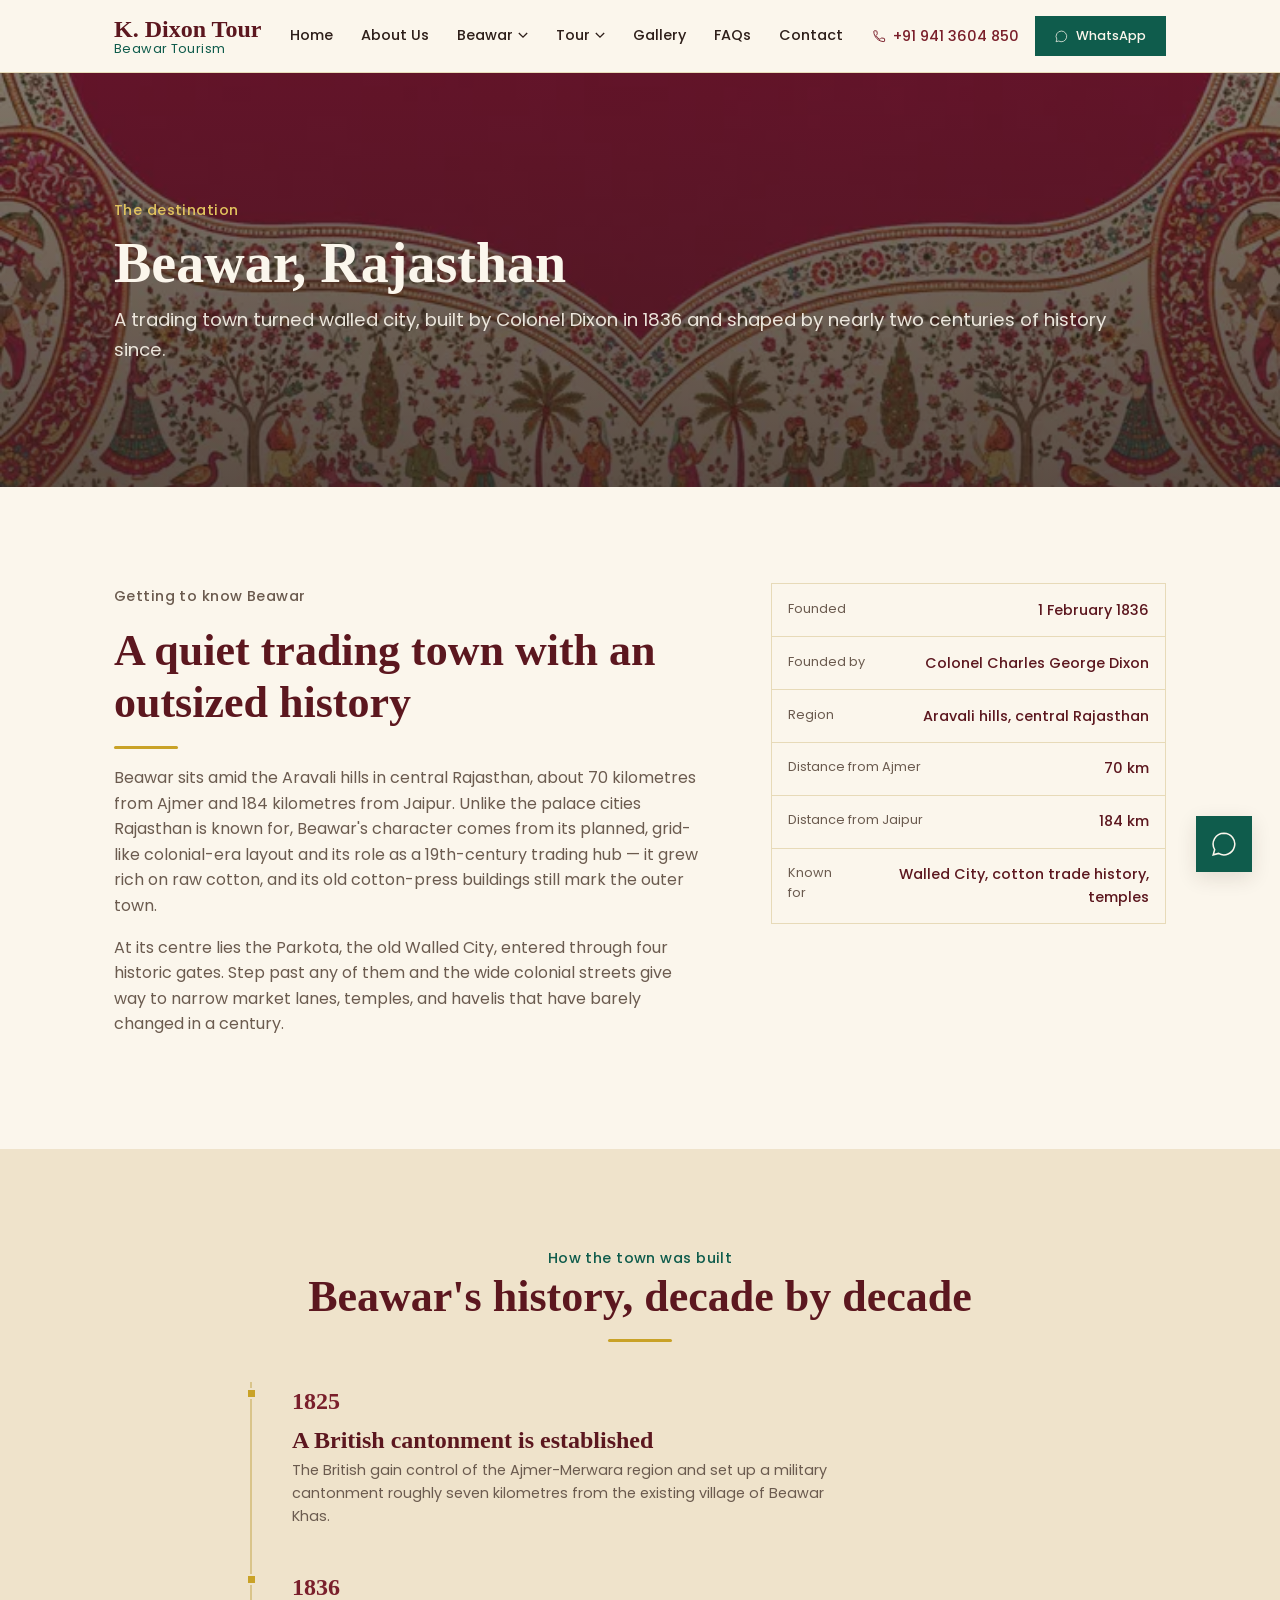
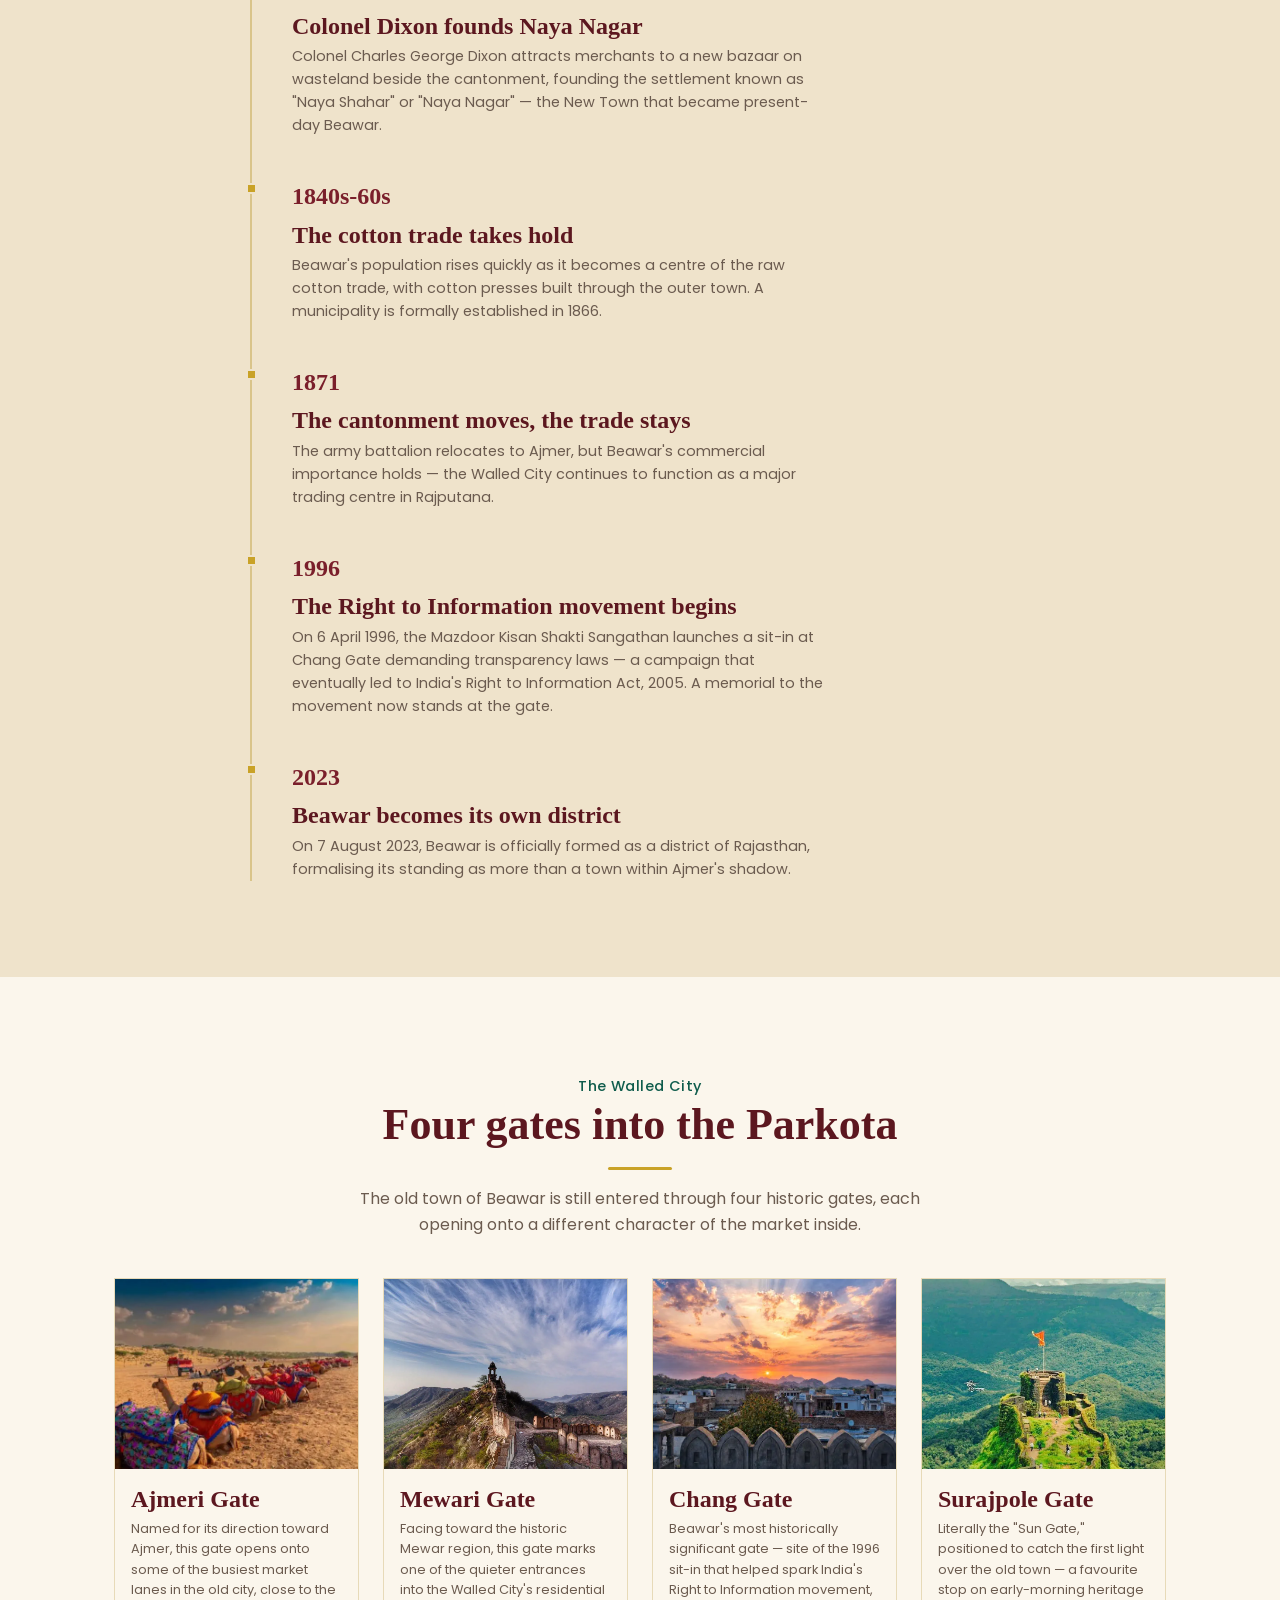
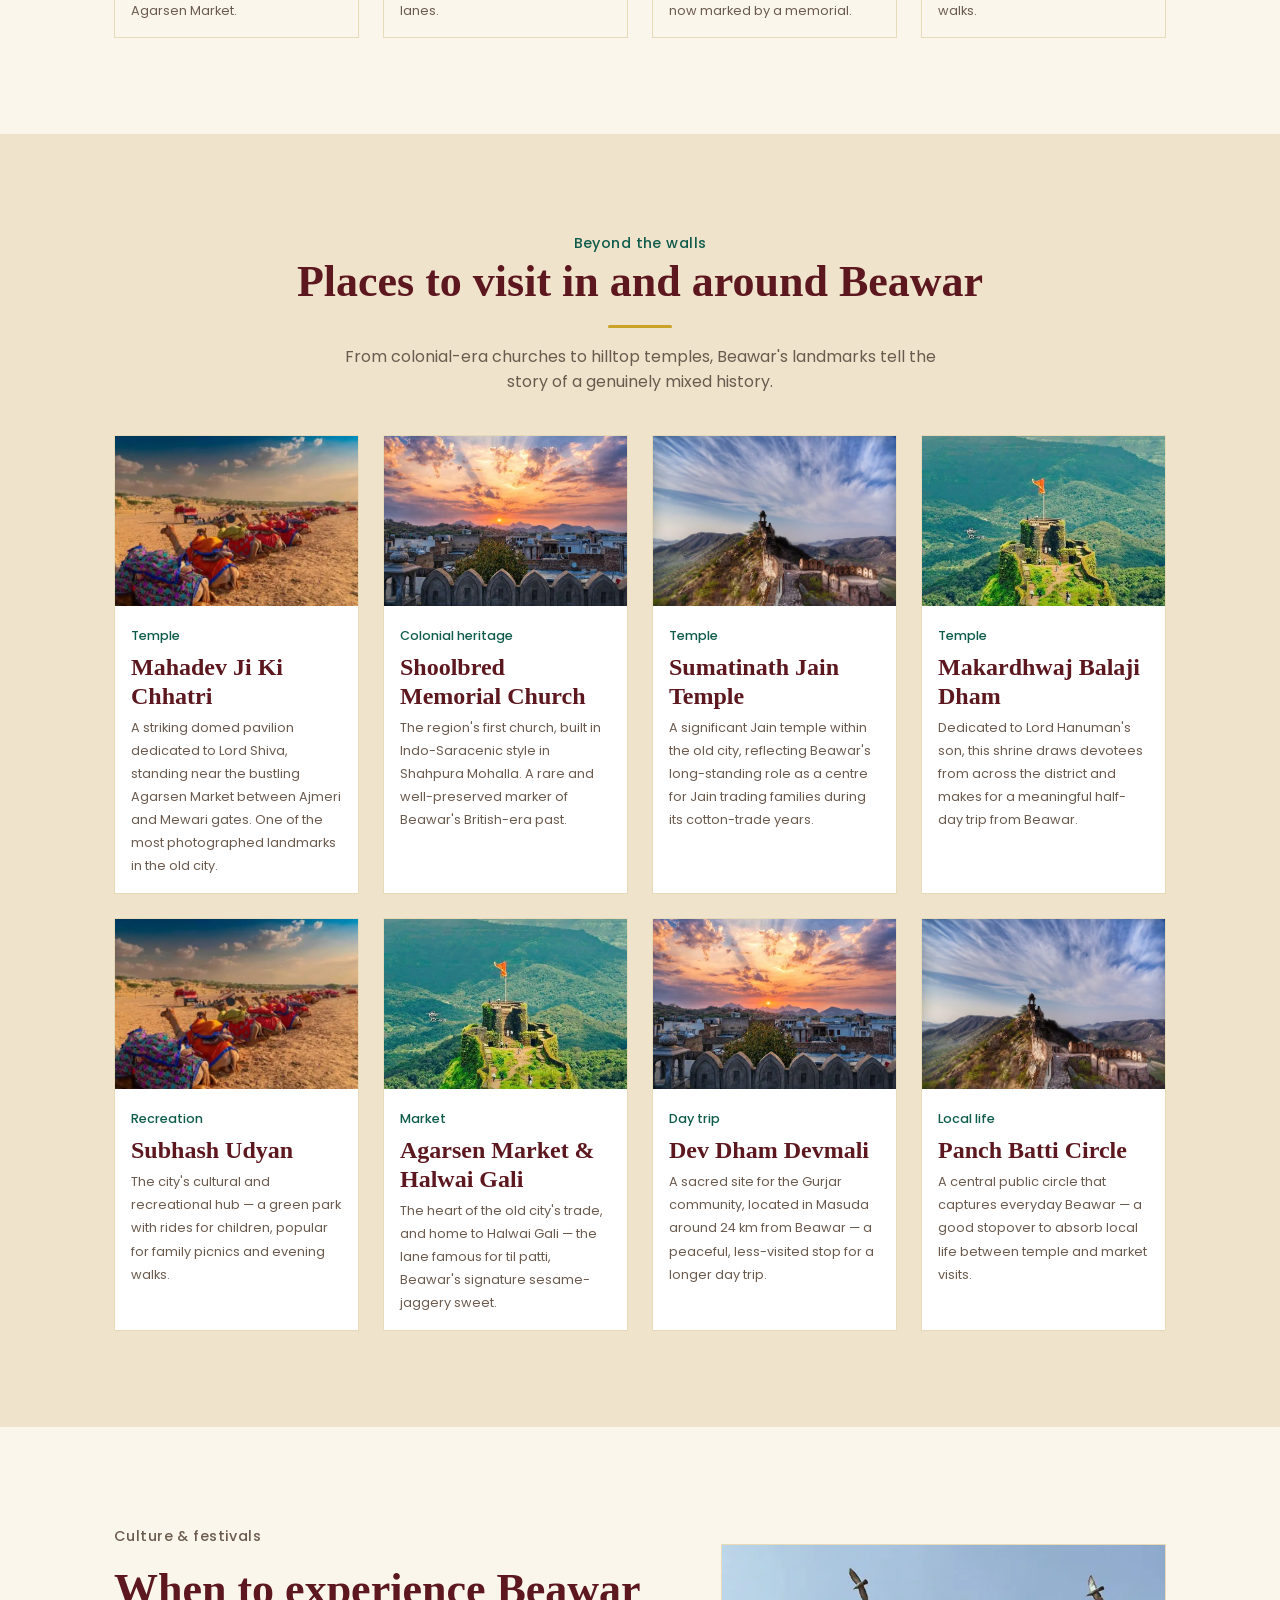
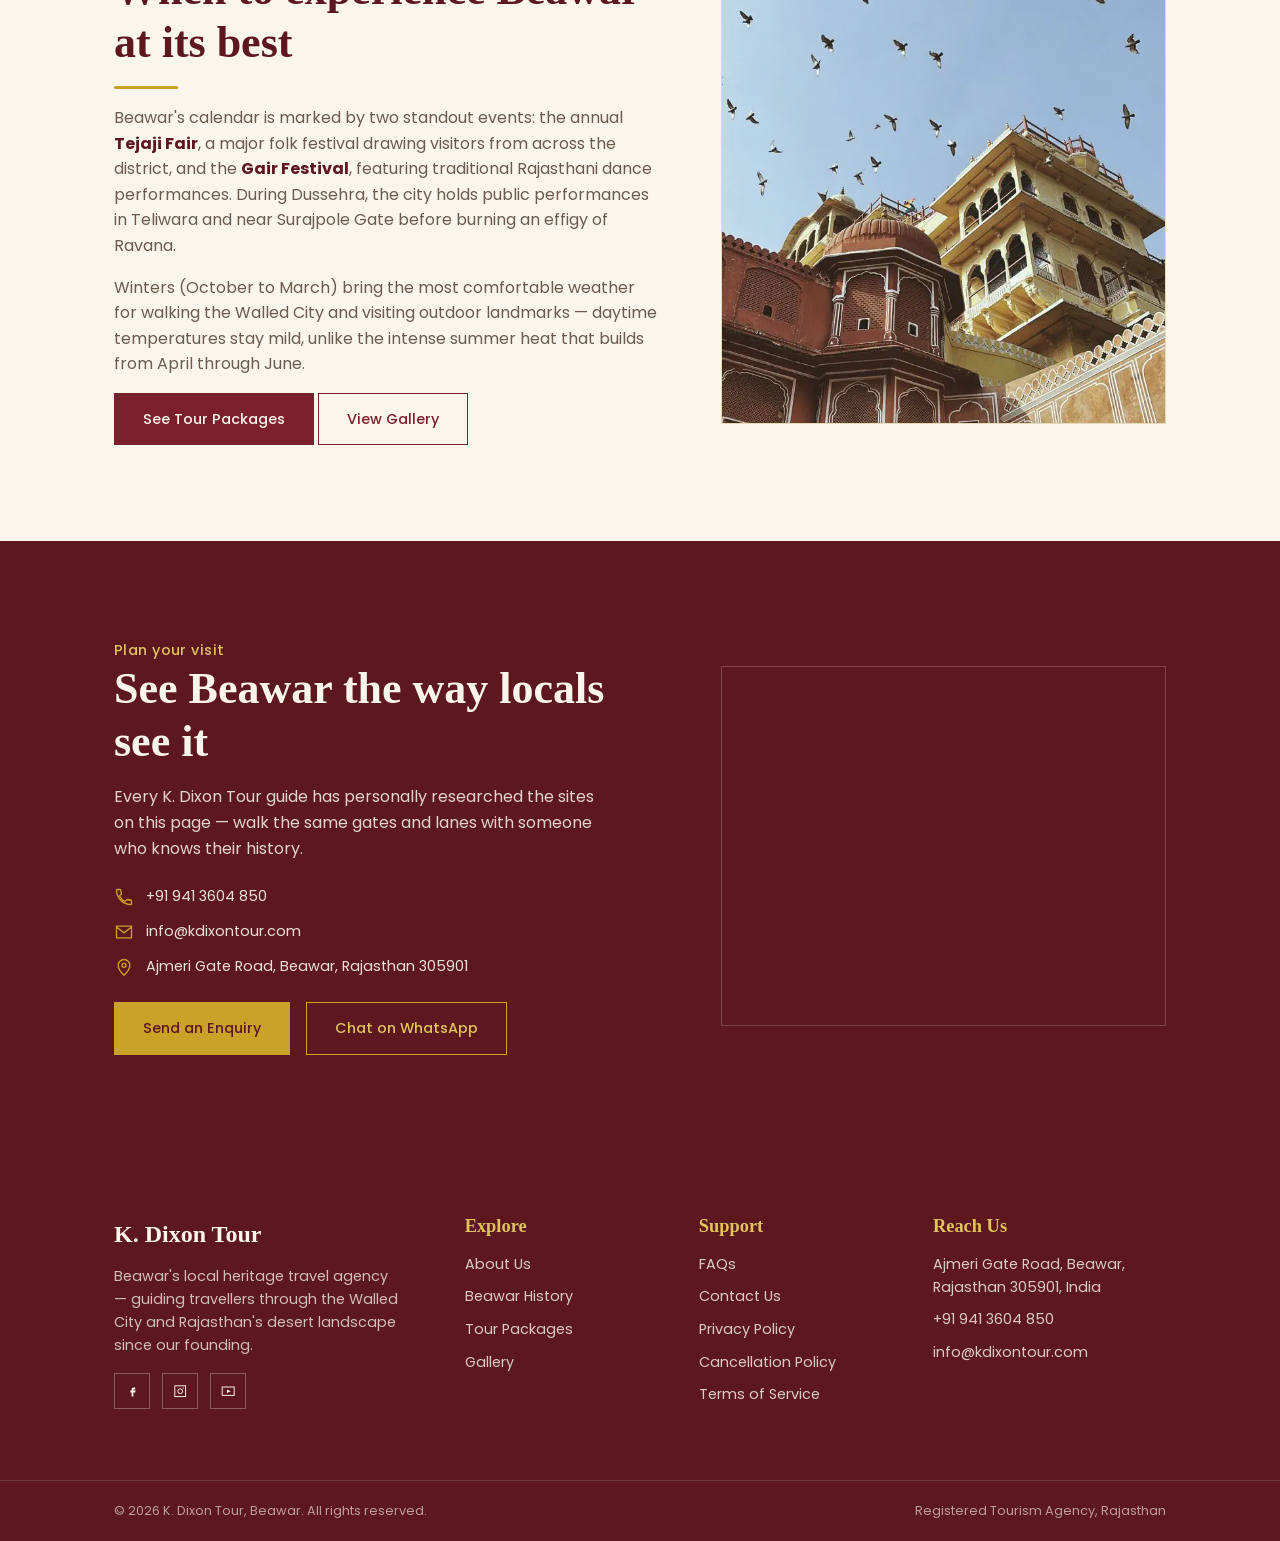
<file: beawar-history.html>
<!DOCTYPE html>
<html lang="en">

<head>
  <meta charset="UTF-8">
  <meta name="viewport" content="width=device-width, initial-scale=1.0">
  <title>Beawar - History, Origin &amp; Places to Visit | K. Dixon Tour</title>
  <meta name="description"
    content="Discover Beawar's founding by Colonel Dixon, its Walled City and four gates, and the temples, churches, and landmarks worth visiting on your trip.">

 
  <link rel="preconnect" href="https://fonts.googleapis.com">
  <link rel="preconnect" href="https://fonts.gstatic.com" crossorigin>
  <link
    href="https://fonts.googleapis.com/css2?family=Cormorant+Garamond:wght@500;600;700&family=Poppins:wght@400;500;600&display=swap"
    rel="stylesheet">
<link rel="icon" type="image/webp" href="images/logo.png">
  <link rel="stylesheet" href="css/style.css">
  <link rel="stylesheet" href="css/components.css">
  <link rel="stylesheet" href="css/beawar.css">
</head>

<body>
 
<div class="loader" id="loader">
    <div class="loader-frame">
       
      <p class="loader-name">K. DIXON TOUR</p>
      <p class="loader-tag">Beawar Tourism</p>
      <div class="loader-line"><span></span></div>
    </div>
  </div>
  <div class="scroll-progress" id="scrollProgress"></div>

  <!-- ============ NAVBAR ============ -->
  <header class="navbar" id="navbar">
    <div class="container navbar-inner">
      <a href="index.html" class="navbar-logo">
        <span class="navbar-logo-main">K. Dixon Tour</span>
        <span class="navbar-logo-sub">Beawar Tourism</span>
      </a>

      <nav class="navbar-nav" id="navbarNav">
        <ul class="navbar-list">
          <li><a href="index.html" class="navbar-link">Home</a></li>
          <li><a href="about.html" class="navbar-link">About Us</a></li>

          <li class="navbar-dropdown">
            <button class="navbar-link navbar-dropdown-toggle" aria-expanded="true">
              Beawar
              <svg class="navbar-caret" viewBox="0 0 12 8" aria-hidden="true">
                <path d="M1 1L6 6L11 1" fill="none" stroke="currentColor" stroke-width="1.6" />
              </svg>
            </button>
            <div class="navbar-dropdown-menu">
              <a href="beawar-history.html" class="is-active">History &amp; Origin</a>
              <a href="#places">Places to Visit</a>
              <a href="gallery.html">Photo Gallery</a>
            </div>
          </li>

          <li class="navbar-dropdown">
            <button class="navbar-link navbar-dropdown-toggle" aria-expanded="false">
              Tour
              <svg class="navbar-caret" viewBox="0 0 12 8" aria-hidden="true">
                <path d="M1 1L6 6L11 1" fill="none" stroke="currentColor" stroke-width="1.6" />
              </svg>
            </button>
            <div class="navbar-dropdown-menu">
              <a href="packages.html">All Packages</a>
              <a href="packages.html#itinerary">Day-wise Itinerary</a>
              <a href="packages.html#custom">Custom Itinerary</a>
            </div>
          </li>

          <li><a href="gallery.html" class="navbar-link">Gallery</a></li>
          <li><a href="faq.html" class="navbar-link">FAQs</a></li>
          <li><a href="contact.html" class="navbar-link">Contact</a></li>
        </ul>
      </nav>

      <div class="navbar-actions">
        <a href="tel:+919413604850" class="navbar-phone">
          <svg viewBox="0 0 24 24" class="icon">
            <path
              d="M6.6 10.8c1.4 2.8 3.8 5.2 6.6 6.6l2.2-2.2c.3-.3.7-.4 1-.2 1.1.4 2.3.6 3.5.6.6 0 1.1.5 1.1 1.1V20c0 .6-.5 1-1.1 1C10.8 21 3 13.2 3 3.9 3 3.4 3.5 3 4 3h3.1c.6 0 1.1.5 1.1 1.1 0 1.2.2 2.4.6 3.5.1.4 0 .8-.2 1L6.6 10.8z"
              fill="none" stroke="currentColor" stroke-width="1.6" stroke-linejoin="round" />
          </svg>
          <span>+91 941 3604 850</span>
        </a>
        <a href="https://wa.me/919413604850" target="_blank" rel="noopener" class="btn btn-whatsapp btn-sm">
          <svg viewBox="0 0 24 24" class="icon">
            <path d="M12 2a10 10 0 0 0-8.6 15.1L2 22l5-1.3A10 10 0 1 0 12 2z" fill="none" stroke="currentColor"
              stroke-width="1.4" />
          </svg>
          WhatsApp
        </a>
        <button class="navbar-toggle" id="navbarToggle" aria-label="Open menu" aria-expanded="false">
          <span></span><span></span><span></span>
        </button>
      </div>
    </div>
  </header>

  <main id="main">

    <!-- ============ PAGE HERO ============ -->
    <section class="page-hero" style="background-image:url('images/bg4.webp')">
      <div class="page-hero-overlay"></div>
      <div class="container page-hero-content">
        <p class="eyebrow">The destination</p>
        <h1>Beawar, Rajasthan</h1>
        <p class="page-hero-sub">A trading town turned walled city, built by Colonel Dixon in 1836 and shaped by nearly
          two centuries of history since.</p>
      </div>
    </section>

    <!-- ============ OVERVIEW ============ -->
    <section class="section reveal">
      <div class="container overview-grid">
        <div>
          <p class="eyebrow">Getting to know Beawar</p>
          <h2>A quiet trading town with an outsized history</h2>
          <div class="divider"></div>
          <p>Beawar sits amid the Aravali hills in central Rajasthan, about 70 kilometres from Ajmer and 184 kilometres
            from Jaipur. Unlike the palace cities Rajasthan is known for, Beawar's character comes from its planned,
            grid-like colonial-era layout and its role as a 19th-century trading hub &mdash; it grew rich on raw cotton,
            and its old cotton-press buildings still mark the outer town.</p>
          <p>At its centre lies the Parkota, the old Walled City, entered through four historic gates. Step past any of
            them and the wide colonial streets give way to narrow market lanes, temples, and havelis that have barely
            changed in a century.</p>
        </div>
        <div class="overview-facts">
          <div class="fact-item"><span class="fact-label">Founded</span><span class="fact-value">1 February 1836</span>
          </div>
          <div class="fact-item"><span class="fact-label">Founded by</span><span class="fact-value">Colonel Charles
              George Dixon</span></div>
          <div class="fact-item"><span class="fact-label">Region</span><span class="fact-value">Aravali hills, central
              Rajasthan</span></div>
          <div class="fact-item"><span class="fact-label">Distance from Ajmer</span><span class="fact-value">70
              km</span></div>
          <div class="fact-item"><span class="fact-label">Distance from Jaipur</span><span class="fact-value">184
              km</span></div>
          <div class="fact-item"><span class="fact-label">Known for</span><span class="fact-value">Walled City, cotton
              trade history, temples</span></div>
        </div>
      </div>
    </section>

    <!-- ============ HISTORY TIMELINE ============ -->
    <section class="section section-alt">
      <div class="container">
        <div class="text-center section-head reveal">
          <p class="eyebrow">How the town was built</p>
          <h2>Beawar's history, decade by decade</h2>
          <div class="divider" style="margin-inline:auto;"></div>
        </div>

        <div class="timeline">
          <div class="timeline-item reveal">
            <span class="timeline-year">1825</span>
            <div class="timeline-body">
              <h4>A British cantonment is established</h4>
              <p>The British gain control of the Ajmer-Merwara region and set up a military cantonment roughly seven
                kilometres from the existing village of Beawar Khas.</p>
            </div>
          </div>

          <div class="timeline-item reveal">
            <span class="timeline-year">1836</span>
            <div class="timeline-body">
              <h4>Colonel Dixon founds Naya Nagar</h4>
              <p>Colonel Charles George Dixon attracts merchants to a new bazaar on wasteland beside the cantonment,
                founding the settlement known as "Naya Shahar" or "Naya Nagar" &mdash; the New Town that became
                present-day Beawar.</p>
            </div>
          </div>

          <div class="timeline-item reveal">
            <span class="timeline-year">1840s-60s</span>
            <div class="timeline-body">
              <h4>The cotton trade takes hold</h4>
              <p>Beawar's population rises quickly as it becomes a centre of the raw cotton trade, with cotton presses
                built through the outer town. A municipality is formally established in 1866.</p>
            </div>
          </div>

          <div class="timeline-item reveal">
            <span class="timeline-year">1871</span>
            <div class="timeline-body">
              <h4>The cantonment moves, the trade stays</h4>
              <p>The army battalion relocates to Ajmer, but Beawar's commercial importance holds &mdash; the Walled City
                continues to function as a major trading centre in Rajputana.</p>
            </div>
          </div>

          <div class="timeline-item reveal">
            <span class="timeline-year">1996</span>
            <div class="timeline-body">
              <h4>The Right to Information movement begins</h4>
              <p>On 6 April 1996, the Mazdoor Kisan Shakti Sangathan launches a sit-in at Chang Gate demanding
                transparency laws &mdash; a campaign that eventually led to India's Right to Information Act, 2005. A
                memorial to the movement now stands at the gate.</p>
            </div>
          </div>

          <div class="timeline-item reveal">
            <span class="timeline-year">2023</span>
            <div class="timeline-body">
              <h4>Beawar becomes its own district</h4>
              <p>On 7 August 2023, Beawar is officially formed as a district of Rajasthan, formalising its standing as
                more than a town within Ajmer's shadow.</p>
            </div>
          </div>
        </div>
      </div>
    </section>

    <!-- ============ THE FOUR GATES ============ -->
    <section class="section gates">
      <div class="container">
        <div class="text-center section-head reveal">
          <p class="eyebrow">The Walled City</p>
          <h2>Four gates into the Parkota</h2>
          <div class="divider" style="margin-inline:auto;"></div>
          <p class="section-lead">The old town of Beawar is still entered through four historic gates, each opening onto
            a different character of the market inside.</p>
        </div>

        <div class="gates-grid">
          <article class="gate-card reveal">
            <img src="images/s1.webp" loading="lazy" alt="Ajmeri Gate, Beawar">
            <div class="gate-card-body">
              <h4>Ajmeri Gate</h4>
              <p>Named for its direction toward Ajmer, this gate opens onto some of the busiest market lanes in the old
                city, close to the Agarsen Market.</p>
            </div>
          </article>

          <article class="gate-card reveal">
            <img src="images/s2.webp" loading="lazy" alt="Mewari Gate, Beawar">
            <div class="gate-card-body">
              <h4>Mewari Gate</h4>
              <p>Facing toward the historic Mewar region, this gate marks one of the quieter entrances into the Walled
                City's residential lanes.</p>
            </div>
          </article>

          <article class="gate-card reveal">
            <img src="images/s3.webp" alt="Chang Gate, Beawar">
            <div class="gate-card-body">
              <h4>Chang Gate</h4>
              <p>Beawar's most historically significant gate &mdash; site of the 1996 sit-in that helped spark India's
                Right to Information movement, now marked by a memorial.</p>
            </div>
          </article>

          <article class="gate-card reveal">
            <img src="images/s4.webp" loading="lazy" alt="Surajpole Gate, Beawar">
            <div class="gate-card-body">
              <h4>Surajpole Gate</h4>
              <p>Literally the "Sun Gate," positioned to catch the first light over the old town &mdash; a favourite
                stop on early-morning heritage walks.</p>
            </div>
          </article>
        </div>
      </div>
    </section>

    <!-- ============ PLACES TO VISIT ============ -->
    <section class="section section-alt places" id="places">
      <div class="container">
        <div class="text-center section-head reveal">
          <p class="eyebrow">Beyond the walls</p>
          <h2>Places to visit in and around Beawar</h2>
          <div class="divider" style="margin-inline:auto;"></div>
          <p class="section-lead">From colonial-era churches to hilltop temples, Beawar's landmarks tell the story of a
            genuinely mixed history.</p>
        </div>

        <div class="places-grid">
          <article class="place-card reveal">
            <img src="images/s1.webp"
              loading="lazy" alt="Mahadev Ji Ki Chhatri temple, Beawar">
            <div class="place-card-body">
              <span class="place-tag">Temple</span>
              <h4>Mahadev Ji Ki Chhatri</h4>
              <p>A striking domed pavilion dedicated to Lord Shiva, standing near the bustling Agarsen Market between
                Ajmeri and Mewari gates. One of the most photographed landmarks in the old city.</p>
            </div>
          </article>

          <article class="place-card reveal">
            <img src="images/s3.webp"
              loading="lazy" alt="Shoolbred Memorial Church, Beawar">
            <div class="place-card-body">
              <span class="place-tag">Colonial heritage</span>
              <h4>Shoolbred Memorial Church</h4>
              <p>The region's first church, built in Indo-Saracenic style in Shahpura Mohalla. A rare and well-preserved
                marker of Beawar's British-era past.</p>
            </div>
          </article>

          <article class="place-card reveal">
            <img src="images/s2.webp"
              loading="lazy" alt="Sumatinath Jain Temple, Beawar">
            <div class="place-card-body">
              <span class="place-tag">Temple</span>
              <h4>Sumatinath Jain Temple</h4>
              <p>A significant Jain temple within the old city, reflecting Beawar's long-standing role as a centre for
                Jain trading families during its cotton-trade years.</p>
            </div>
          </article>

          <article class="place-card reveal">
            <img src="images/s4.webp"
              loading="lazy" alt="Makardhwaj Balaji Dham near Beawar">
            <div class="place-card-body">
              <span class="place-tag">Temple</span>
              <h4>Makardhwaj Balaji Dham</h4>
              <p>Dedicated to Lord Hanuman's son, this shrine draws devotees from across the district and makes for a
                meaningful half-day trip from Beawar.</p>
            </div>
          </article>

          <article class="place-card reveal">
            <img src="images/s1.webp" loading="lazy" alt="Subhash Udyan park, Beawar">
            <div class="place-card-body">
              <span class="place-tag">Recreation</span>
              <h4>Subhash Udyan</h4>
              <p>The city's cultural and recreational hub &mdash; a green park with rides for children, popular for
                family picnics and evening walks.</p>
            </div>
          </article>

          <article class="place-card reveal">
            <img src="images/s4.webp" loading="lazy" alt="Agarsen Market, Beawar">
            <div class="place-card-body">
              <span class="place-tag">Market</span>
              <h4>Agarsen Market &amp; Halwai Gali</h4>
              <p>The heart of the old city's trade, and home to Halwai Gali &mdash; the lane famous for til patti,
                Beawar's signature sesame-jaggery sweet.</p>
            </div>
          </article>

          <article class="place-card reveal">
            <img src="images/s3.webp" loading="lazy" alt="Dev Dham Devmali near Beawar">
            <div class="place-card-body">
              <span class="place-tag">Day trip</span>
              <h4>Dev Dham Devmali</h4>
              <p>A sacred site for the Gurjar community, located in Masuda around 24 km from Beawar &mdash; a peaceful,
                less-visited stop for a longer day trip.</p>
            </div>
          </article>

          <article class="place-card reveal">
            <img src="images/s2.webp"
              loading="lazy" alt="Panch Batti circle, Beawar">
            <div class="place-card-body">
              <span class="place-tag">Local life</span>
              <h4>Panch Batti Circle</h4>
              <p>A central public circle that captures everyday Beawar &mdash; a good stopover to absorb local life
                between temple and market visits.</p>
            </div>
          </article>
        </div>
      </div>
    </section>

    <!-- ============ CULTURE & BEST TIME TO VISIT ============ -->
    <section class="section culture">
      <div class="container culture-grid">
        <div class="culture-content reveal">
          <p class="eyebrow">Culture &amp; festivals</p>
          <h2>When to experience Beawar at its best</h2>
          <div class="divider"></div>
          <p>Beawar's calendar is marked by two standout events: the annual <strong>Tejaji Fair</strong>, a major folk
            festival drawing visitors from across the district, and the <strong>Gair Festival</strong>, featuring
            traditional Rajasthani dance performances. During Dussehra, the city holds public performances in Teliwara
            and near Surajpole Gate before burning an effigy of Ravana.</p>
          <p>Winters (October to March) bring the most comfortable weather for walking the Walled City and visiting
            outdoor landmarks &mdash; daytime temperatures stay mild, unlike the intense summer heat that builds from
            April through June.</p>
          <div class="beawar-cta">
            <a href="packages.html" class="btn btn-primary">See Tour Packages</a>
            <a href="gallery.html" class="btn btn-secondary">View Gallery</a>
          </div>
        </div>
        <div class="culture-image reveal">
          <img src="images/s5.webp"
            loading="lazy" alt="Traditional Rajasthani festival performance">
        </div>
      </div>
    </section>



    <!-- ============ FINAL CTA / CONTACT BANNER ============ -->
    <section class="cta-banner" id="ctaBanner">
      <div class="container cta-banner-grid">
        <div class="cta-banner-content">
          <p class="eyebrow" style="color:var(--color-gold-light);">Plan your visit</p>
          <h2 class="cta-banner-title">See Beawar the way locals see it</h2>
          <p class="cta-banner-text">Every K. Dixon Tour guide has personally researched the sites on this page &mdash;
            walk the same gates and lanes with someone who knows their history.</p>

          <ul class="cta-banner-info">
            <li>
              <svg viewBox="0 0 24 24" class="icon">
                <path
                  d="M6.6 10.8c1.4 2.8 3.8 5.2 6.6 6.6l2.2-2.2c.3-.3.7-.4 1-.2 1.1.4 2.3.6 3.5.6.6 0 1.1.5 1.1 1.1V20c0 .6-.5 1-1.1 1C10.8 21 3 13.2 3 3.9 3 3.4 3.5 3 4 3h3.1c.6 0 1.1.5 1.1 1.1 0 1.2.2 2.4.6 3.5.1.4 0 .8-.2 1L6.6 10.8z"
                  fill="none" stroke="currentColor" stroke-width="1.6" stroke-linejoin="round" />
              </svg>
              <a href="tel:+919413604850">+91 941 3604 850</a>
            </li>
            <li>
              <svg viewBox="0 0 24 24" class="icon">
                <path d="M3 5h18v14H3z" fill="none" stroke="currentColor" stroke-width="1.6" />
                <path d="M3 6l9 7 9-7" fill="none" stroke="currentColor" stroke-width="1.6" />
              </svg>
              <a href="mailto:info@kdixontour.com">info@kdixontour.com</a>
            </li>
            <li>
              <svg viewBox="0 0 24 24" class="icon">
                <path d="M12 22s7-6.5 7-12a7 7 0 0 0-14 0c0 5.5 7 12 7 12z" fill="none" stroke="currentColor"
                  stroke-width="1.6" />
                <circle cx="12" cy="10" r="2.4" fill="none" stroke="currentColor" stroke-width="1.6" />
              </svg>
              <span>Ajmeri Gate Road, Beawar, Rajasthan 305901</span>
            </li>
          </ul>

          <div class="cta-banner-actions">
            <a href="contact.html" class="btn btn-gold">Send an Enquiry</a>
            <a href="https://wa.me/919413604850" target="_blank" rel="noopener" class="btn btn-secondary"
              style="border-color:var(--color-gold);color:var(--color-gold-light);">Chat on WhatsApp</a>
          </div>
        </div>

        <div class="cta-banner-map">
          <iframe title="K. Dixon Tour office location on map"
            src="https://www.google.com/maps/embed?pb=!1m18!1m12!1m3!1d3003.093257593706!2d77.5210852!3d27.2106657!2m3!1f0!2f0!3f0!3m2!1i1024!2i768!4f13.1!3m3!1m2!1s0x3973a302ddbfff99%3A0x610cc04315cffed1!2sLaxmi%20Vilas%20Palace!5e1!3m2!1sen!2sin!4v1788623754137!5m2!1sen!2sin" width="600" height="450" style="border:0;"  loading="lazy"
            referrerpolicy="no-referrer-when-downgrade">
          </iframe>
        </div>
      </div>
    </section>

  </main>

  <!-- ============ FOOTER ============ -->
  <footer class="footer">
    <div class="container footer-grid">
      <div class="footer-col footer-brand">
        <span class="footer-logo">K. Dixon Tour</span>
        <p>Beawar's local heritage travel agency &mdash; guiding travellers through the Walled City and Rajasthan's
          desert landscape since our founding.</p>
        <div class="footer-social">
          <a href="#" aria-label="Facebook"><svg viewBox="0 0 24 24" class="icon">
              <path d="M14 9h3V6h-3c-1.7 0-3 1.3-3 3v2H9v3h2v7h3v-7h3l1-3h-4v-1c0-.6.4-1 1-1z" fill="currentColor" />
            </svg></a>
          <a href="#" aria-label="Instagram"><svg viewBox="0 0 24 24" class="icon">
              <rect x="3" y="3" width="18" height="18" fill="none" stroke="currentColor" stroke-width="1.6" />
              <circle cx="12" cy="12" r="4" fill="none" stroke="currentColor" stroke-width="1.6" />
              <circle cx="17.2" cy="6.8" r="1" fill="currentColor" />
            </svg></a>
          <a href="#" aria-label="YouTube"><svg viewBox="0 0 24 24" class="icon">
              <rect x="2" y="5" width="20" height="14" fill="none" stroke="currentColor" stroke-width="1.6" />
              <path d="M10 9l6 3-6 3z" fill="currentColor" />
            </svg></a>
        </div>
      </div>

      <div class="footer-col">
        <h4>Explore</h4>
        <a href="about.html">About Us</a>
        <a href="beawar-history.html">Beawar History</a>
        <a href="packages.html">Tour Packages</a>
        <a href="gallery.html">Gallery</a>
      </div>

      <div class="footer-col">
        <h4>Support</h4>
        <a href="faq.html">FAQs</a>
        <a href="contact.html">Contact Us</a>
        <a href="privacy-policy.html">Privacy Policy</a>
        <a href="cancellation-policy.html">Cancellation Policy</a>
        <a href="terms.html">Terms of Service</a>
      </div>

      <div class="footer-col">
        <h4>Reach Us</h4>
        <p>Ajmeri Gate Road, Beawar,<br>Rajasthan 305901, India</p>
        <p><a href="tel:+919413604850">+91 941 3604 850</a></p>
        <p><a href="mailto:info@kdixontour.com">info@kdixontour.com</a></p>
      </div>
    </div>

    <div class="footer-bottom">
      <div class="container footer-bottom-inner">
        <span>&copy; <span id="footerYear"></span> K. Dixon Tour, Beawar. All rights reserved.</span>
        <span>Registered Tourism Agency, Rajasthan</span>
      </div>
    </div>
  </footer>

  <a href="https://wa.me/919413604850" target="_blank" rel="noopener" class="whatsapp-float"
    aria-label="Chat with us on WhatsApp">
    <svg viewBox="0 0 24 24" class="icon">
      <path d="M12 2a10 10 0 0 0-8.6 15.1L2 22l5-1.3A10 10 0 1 0 12 2z" fill="none" stroke="currentColor"
        stroke-width="1.4" />
    </svg>
  </a>

  <button class="back-to-top" id="backToTop" aria-label="Back to top">
    <svg viewBox="0 0 24 24" class="icon">
      <path d="M12 19V5M5 12l7-7 7 7" fill="none" stroke="currentColor" stroke-width="1.8" stroke-linecap="round"
        stroke-linejoin="round" />
    </svg>
  </button>

  <script src="js/main.js"></script>
  <script src="js/beawar.js"></script>
</body>

</html>
</file>
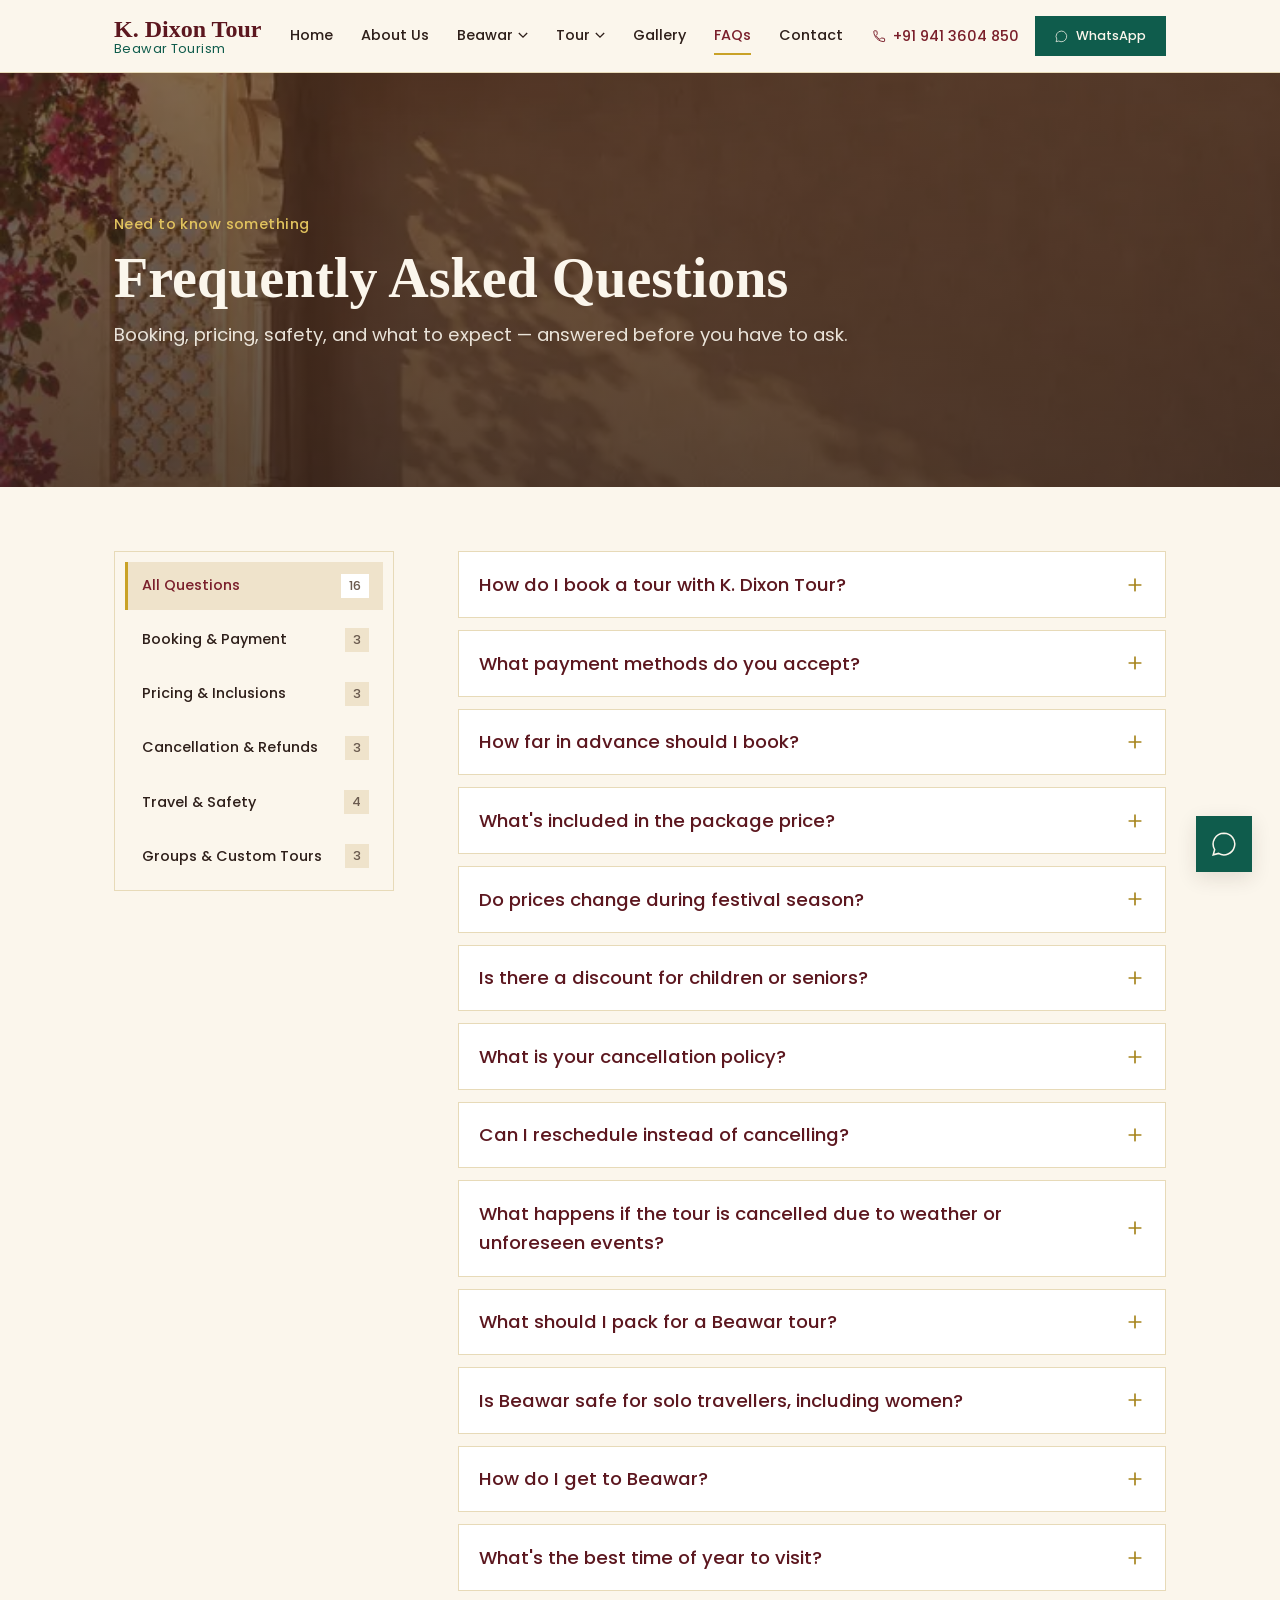
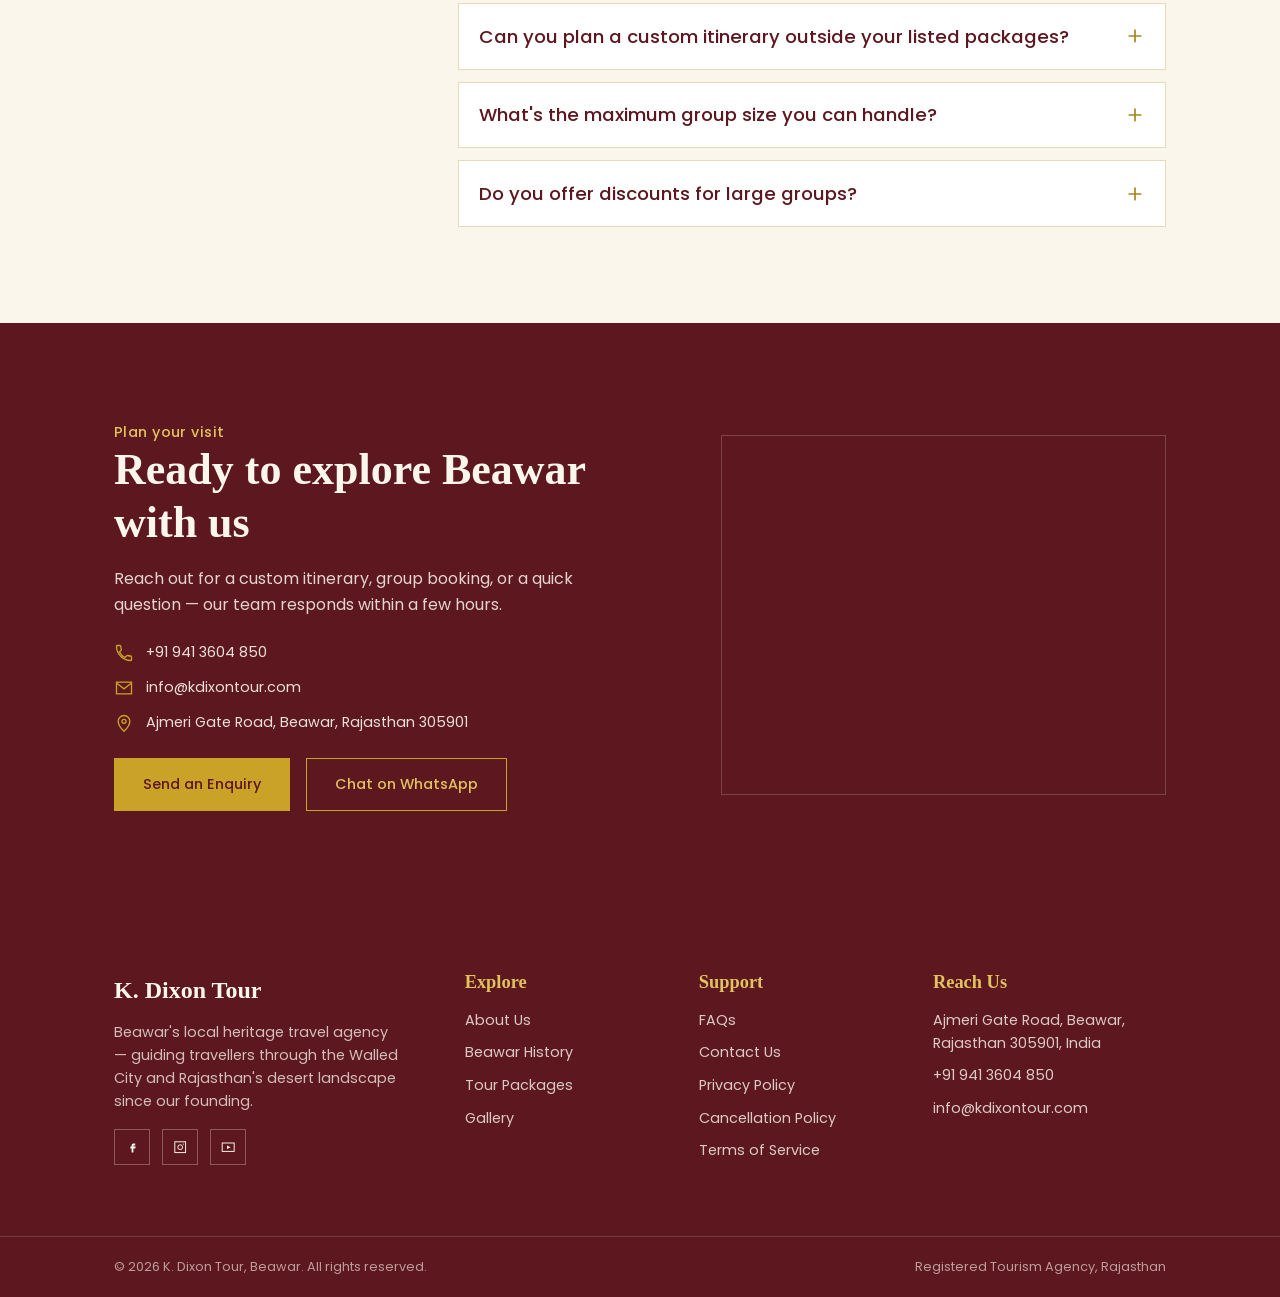
<file: faq.html>
<!DOCTYPE html>
<html lang="en">
<head>
<meta charset="UTF-8">
<meta name="viewport" content="width=device-width, initial-scale=1.0">
<title>FAQs | K. Dixon Tour - Beawar Tourism</title>
<meta name="description" content="Answers to common questions about booking, pricing, cancellations, and what to expect on a K. Dixon Tour trip through Beawar and Rajasthan.">

<link rel="preconnect" href="https://fonts.googleapis.com">
<link rel="preconnect" href="https://fonts.gstatic.com" crossorigin>
<link href="https://fonts.googleapis.com/css2?family=Cormorant+Garamond:wght@500;600;700&family=Poppins:wght@400;500;600&display=swap" rel="stylesheet">

<link rel="stylesheet" href="css/style.css">
<link rel="stylesheet" href="css/components.css">
<link rel="stylesheet" href="css/faq.css">
</head>
<body>

<div class="loader" id="loader">
  <div class="loader-frame">
    
    <p class="loader-name">K. DIXON TOUR</p>
    <p class="loader-tag">Beawar Tourism</p>
    <div class="loader-line"><span></span></div>
  </div>
</div>

<div class="scroll-progress" id="scrollProgress"></div>

<!-- ============ NAVBAR ============ -->
<header class="navbar" id="navbar">
  <div class="container navbar-inner">
    <a href="index.html" class="navbar-logo">
      <span class="navbar-logo-main">K. Dixon Tour</span>
      <span class="navbar-logo-sub">Beawar Tourism</span>
    </a>

    <nav class="navbar-nav" id="navbarNav">
      <ul class="navbar-list">
        <li><a href="index.html" class="navbar-link">Home</a></li>
        <li><a href="about.html" class="navbar-link">About Us</a></li>

        <li class="navbar-dropdown">
          <button class="navbar-link navbar-dropdown-toggle" aria-expanded="false">
            Beawar
            <svg class="navbar-caret" viewBox="0 0 12 8" aria-hidden="true"><path d="M1 1L6 6L11 1" fill="none" stroke="currentColor" stroke-width="1.6"/></svg>
          </button>
          <div class="navbar-dropdown-menu">
            <a href="beawar-history.html">History &amp; Origin</a>
            <a href="beawar-history.html#places">Places to Visit</a>
            <a href="gallery.html">Photo Gallery</a>
          </div>
        </li>

        <li class="navbar-dropdown">
          <button class="navbar-link navbar-dropdown-toggle" aria-expanded="false">
            Tour
            <svg class="navbar-caret" viewBox="0 0 12 8" aria-hidden="true"><path d="M1 1L6 6L11 1" fill="none" stroke="currentColor" stroke-width="1.6"/></svg>
          </button>
          <div class="navbar-dropdown-menu">
            <a href="packages.html">All Packages</a>
            <a href="packages.html#itinerary">Day-wise Itinerary</a>
            <a href="packages.html#custom">Custom Itinerary</a>
          </div>
        </li>

        <li><a href="gallery.html" class="navbar-link">Gallery</a></li>
        <li><a href="faq.html" class="navbar-link is-active">FAQs</a></li>
        <li><a href="contact.html" class="navbar-link">Contact</a></li>
      </ul>
    </nav>

    <div class="navbar-actions">
      <a href="tel:+919413604850" class="navbar-phone">
        <svg viewBox="0 0 24 24" class="icon"><path d="M6.6 10.8c1.4 2.8 3.8 5.2 6.6 6.6l2.2-2.2c.3-.3.7-.4 1-.2 1.1.4 2.3.6 3.5.6.6 0 1.1.5 1.1 1.1V20c0 .6-.5 1-1.1 1C10.8 21 3 13.2 3 3.9 3 3.4 3.5 3 4 3h3.1c.6 0 1.1.5 1.1 1.1 0 1.2.2 2.4.6 3.5.1.4 0 .8-.2 1L6.6 10.8z" fill="none" stroke="currentColor" stroke-width="1.6" stroke-linejoin="round"/></svg>
        <span>+91 941 3604 850</span>
      </a>
      <a href="https://wa.me/919413604850" target="_blank" rel="noopener" class="btn btn-whatsapp btn-sm">
        <svg viewBox="0 0 24 24" class="icon"><path d="M12 2a10 10 0 0 0-8.6 15.1L2 22l5-1.3A10 10 0 1 0 12 2z" fill="none" stroke="currentColor" stroke-width="1.4"/></svg>
        WhatsApp
      </a>
      <button class="navbar-toggle" id="navbarToggle" aria-label="Open menu" aria-expanded="false">
        <span></span><span></span><span></span>
      </button>
    </div>
  </div>
</header>

<main id="main">

  <!-- ============ PAGE HERO + SEARCH ============ -->
  <section class="page-hero " style="background-image:url('images/bg1.webp')">
    <div class="page-hero-overlay"></div>
    <div class="container page-hero-content">
      <p class="eyebrow">Need to know something</p>
      <h1>Frequently Asked Questions</h1>
      <p class="page-hero-sub">Booking, pricing, safety, and what to expect &mdash; answered before you have to ask.</p>

    </div>
  </section>

  <!-- ============ FAQ BODY ============ -->
  <section class="section faq-body">
    <div class="container faq-layout">

      <!-- Category sidebar / tabs -->
      <aside class="faq-categories" id="faqCategories" aria-label="FAQ categories">
        <button class="faq-cat-btn is-active" type="button" data-category="all">
          <span class="faq-cat-label">All Questions</span>
          <span class="faq-cat-count" data-count-for="all"></span>
        </button>
        <button class="faq-cat-btn" type="button" data-category="booking">
          <span class="faq-cat-label">Booking &amp; Payment</span>
          <span class="faq-cat-count" data-count-for="booking"></span>
        </button>
        <button class="faq-cat-btn" type="button" data-category="pricing">
          <span class="faq-cat-label">Pricing &amp; Inclusions</span>
          <span class="faq-cat-count" data-count-for="pricing"></span>
        </button>
        <button class="faq-cat-btn" type="button" data-category="cancellation">
          <span class="faq-cat-label">Cancellation &amp; Refunds</span>
          <span class="faq-cat-count" data-count-for="cancellation"></span>
        </button>
        <button class="faq-cat-btn" type="button" data-category="travel">
          <span class="faq-cat-label">Travel &amp; Safety</span>
          <span class="faq-cat-count" data-count-for="travel"></span>
        </button>
        <button class="faq-cat-btn" type="button" data-category="group">
          <span class="faq-cat-label">Groups &amp; Custom Tours</span>
          <span class="faq-cat-count" data-count-for="group"></span>
        </button>
      </aside>

      <!-- Accordion -->
      <div class="faq-list" id="faqList">

        <article class="faq-item" data-category="booking">
          <button class="faq-question" aria-expanded="false">
            <span>How do I book a tour with K. Dixon Tour?</span>
            <svg class="faq-icon" viewBox="0 0 24 24"><path d="M12 5v14M5 12h14" fill="none" stroke="currentColor" stroke-width="2" stroke-linecap="round"/></svg>
          </button>
          <div class="faq-answer">
            <p>Send us an enquiry through the <a href="contact.html">Contact page</a> or WhatsApp with your preferred dates, group size, and package tier. Our team confirms availability and shares a payment link along with a written itinerary before you pay anything.</p>
          </div>
        </article>

        <article class="faq-item" data-category="booking">
          <button class="faq-question" aria-expanded="false">
            <span>What payment methods do you accept?</span>
            <svg class="faq-icon" viewBox="0 0 24 24"><path d="M12 5v14M5 12h14" fill="none" stroke="currentColor" stroke-width="2" stroke-linecap="round"/></svg>
          </button>
          <div class="faq-answer">
            <p>We accept UPI, bank transfer, and major debit/credit cards through a secure payment link. A confirmation advance is required to lock your dates, with the balance due before the tour begins.</p>
          </div>
        </article>

        <article class="faq-item" data-category="booking">
          <button class="faq-question" aria-expanded="false">
            <span>How far in advance should I book?</span>
            <svg class="faq-icon" viewBox="0 0 24 24"><path d="M12 5v14M5 12h14" fill="none" stroke="currentColor" stroke-width="2" stroke-linecap="round"/></svg>
          </button>
          <div class="faq-answer">
            <p>At least one week ahead for standard packages. During the Tejaji Fair, Dussehra, and other peak-season dates, we recommend booking 3 to 4 weeks in advance as hotel availability tightens quickly.</p>
          </div>
        </article>

        <article class="faq-item" data-category="pricing">
          <button class="faq-question" aria-expanded="false">
            <span>What's included in the package price?</span>
            <svg class="faq-icon" viewBox="0 0 24 24"><path d="M12 5v14M5 12h14" fill="none" stroke="currentColor" stroke-width="2" stroke-linecap="round"/></svg>
          </button>
          <div class="faq-answer">
            <p>Transport, accommodation, meals as specified per tier, and a guide are included in every package. Monument entry fees, personal expenses, and anything outside the listed itinerary are extra &mdash; see the <a href="packages.html#pricing">Pricing</a> section for a full tier-by-tier breakdown.</p>
          </div>
        </article>

        <article class="faq-item" data-category="pricing">
          <button class="faq-question" aria-expanded="false">
            <span>Do prices change during festival season?</span>
            <svg class="faq-icon" viewBox="0 0 24 24"><path d="M12 5v14M5 12h14" fill="none" stroke="currentColor" stroke-width="2" stroke-linecap="round"/></svg>
          </button>
          <div class="faq-answer">
            <p>Yes. Hotel rates rise during the Tejaji Fair and Dussehra period, which can affect final pricing. We always confirm exact pricing in writing before you pay, so there are no surprises.</p>
          </div>
        </article>

        <article class="faq-item" data-category="pricing">
          <button class="faq-question" aria-expanded="false">
            <span>Is there a discount for children or seniors?</span>
            <svg class="faq-icon" viewBox="0 0 24 24"><path d="M12 5v14M5 12h14" fill="none" stroke="currentColor" stroke-width="2" stroke-linecap="round"/></svg>
          </button>
          <div class="faq-answer">
            <p>Children under 5 travel free (no separate seat or bed). Children aged 5 to 11 are charged at approximately 50% of the adult rate. There's no separate senior discount, but we're happy to adjust pacing for elderly travellers at no extra cost.</p>
          </div>
        </article>

        <article class="faq-item" data-category="cancellation">
          <button class="faq-question" aria-expanded="false">
            <span>What is your cancellation policy?</span>
            <svg class="faq-icon" viewBox="0 0 24 24"><path d="M12 5v14M5 12h14" fill="none" stroke="currentColor" stroke-width="2" stroke-linecap="round"/></svg>
          </button>
          <div class="faq-answer">
            <p>Cancellations made 7 or more days before the tour date receive a full refund minus a small processing fee. Cancellations within 3 to 6 days receive a 50% refund. Cancellations within 48 hours are non-refundable. Full details are on our <a href="cancellation-policy.html">Cancellation Policy</a> page.</p>
          </div>
        </article>

        <article class="faq-item" data-category="cancellation">
          <button class="faq-question" aria-expanded="false">
            <span>Can I reschedule instead of cancelling?</span>
            <svg class="faq-icon" viewBox="0 0 24 24"><path d="M12 5v14M5 12h14" fill="none" stroke="currentColor" stroke-width="2" stroke-linecap="round"/></svg>
          </button>
          <div class="faq-answer">
            <p>Yes, and we'd prefer it. One free reschedule is allowed with at least 48 hours' notice, subject to availability on the new date. Reach out on WhatsApp and we'll sort out new dates directly.</p>
          </div>
        </article>

        <article class="faq-item" data-category="cancellation">
          <button class="faq-question" aria-expanded="false">
            <span>What happens if the tour is cancelled due to weather or unforeseen events?</span>
            <svg class="faq-icon" viewBox="0 0 24 24"><path d="M12 5v14M5 12h14" fill="none" stroke="currentColor" stroke-width="2" stroke-linecap="round"/></svg>
          </button>
          <div class="faq-answer">
            <p>If we cancel a tour due to weather, safety concerns, or circumstances outside anyone's control, you'll receive a full refund or the option to reschedule at no additional cost &mdash; whichever you prefer.</p>
          </div>
        </article>

        <article class="faq-item" data-category="travel">
          <button class="faq-question" aria-expanded="false">
            <span>What should I pack for a Beawar tour?</span>
            <svg class="faq-icon" viewBox="0 0 24 24"><path d="M12 5v14M5 12h14" fill="none" stroke="currentColor" stroke-width="2" stroke-linecap="round"/></svg>
          </button>
          <div class="faq-answer">
            <p>Comfortable walking shoes are essential for the Walled City lanes. In summer (April to June), carry light cotton clothing, sunscreen, and a water bottle. In winter (October to March), a light jacket for early mornings and evenings is enough &mdash; days stay mild and sunny.</p>
          </div>
        </article>

        <article class="faq-item" data-category="travel">
          <button class="faq-question" aria-expanded="false">
            <span>Is Beawar safe for solo travellers, including women?</span>
            <svg class="faq-icon" viewBox="0 0 24 24"><path d="M12 5v14M5 12h14" fill="none" stroke="currentColor" stroke-width="2" stroke-linecap="round"/></svg>
          </button>
          <div class="faq-answer">
            <p>Yes. Beawar is a quiet, family-oriented town, and all our tours include a vetted local guide and driver. We're happy to share driver and guide details in advance, and our team stays reachable throughout your trip via WhatsApp.</p>
          </div>
        </article>

        <article class="faq-item" data-category="travel">
          <button class="faq-question" aria-expanded="false">
            <span>How do I get to Beawar?</span>
            <svg class="faq-icon" viewBox="0 0 24 24"><path d="M12 5v14M5 12h14" fill="none" stroke="currentColor" stroke-width="2" stroke-linecap="round"/></svg>
          </button>
          <div class="faq-answer">
            <p>The nearest major railway junction is Ajmer, about 70 km away, with regular onward buses and taxis to Beawar. The nearest airports are Kishangarh and Jaipur. If you let us know your arrival point, we can also arrange pickup as part of your package.</p>
          </div>
        </article>

        <article class="faq-item" data-category="travel">
          <button class="faq-question" aria-expanded="false">
            <span>What's the best time of year to visit?</span>
            <svg class="faq-icon" viewBox="0 0 24 24"><path d="M12 5v14M5 12h14" fill="none" stroke="currentColor" stroke-width="2" stroke-linecap="round"/></svg>
          </button>
          <div class="faq-answer">
            <p>October through March offers the most comfortable weather for walking tours. If you want to see Beawar's cultural side at its liveliest, plan around the Tejaji Fair or Dussehra, when the Walled City hosts public performances and celebrations.</p>
          </div>
        </article>

        <article class="faq-item" data-category="group">
          <button class="faq-question" aria-expanded="false">
            <span>Can you plan a custom itinerary outside your listed packages?</span>
            <svg class="faq-icon" viewBox="0 0 24 24"><path d="M12 5v14M5 12h14" fill="none" stroke="currentColor" stroke-width="2" stroke-linecap="round"/></svg>
          </button>
          <div class="faq-answer">
            <p>Yes, this is one of our most common requests. Share your dates, interests, and group size through the <a href="contact.html">Contact page</a> and we'll build a route around them, priced using the same transparent per-tier structure as our standard packages.</p>
          </div>
        </article>

        <article class="faq-item" data-category="group">
          <button class="faq-question" aria-expanded="false">
            <span>What's the maximum group size you can handle?</span>
            <svg class="faq-icon" viewBox="0 0 24 24"><path d="M12 5v14M5 12h14" fill="none" stroke="currentColor" stroke-width="2" stroke-linecap="round"/></svg>
          </button>
          <div class="faq-answer">
            <p>Our standard packages are designed for groups of 2 to 12. For larger groups, schools, or corporate outings, contact us directly &mdash; we regularly arrange multi-vehicle tours for 20 or more travellers.</p>
          </div>
        </article>

        <article class="faq-item" data-category="group">
          <button class="faq-question" aria-expanded="false">
            <span>Do you offer discounts for large groups?</span>
            <svg class="faq-icon" viewBox="0 0 24 24"><path d="M12 5v14M5 12h14" fill="none" stroke="currentColor" stroke-width="2" stroke-linecap="round"/></svg>
          </button>
          <div class="faq-answer">
            <p>Groups of 10 or more typically qualify for a per-person discount, since vehicle and guide costs are shared more efficiently. Reach out with your group size for an exact quote.</p>
          </div>
        </article>

      </div>
    </div>

    <!-- No results state, shown by faq.js when search/filter finds nothing -->
    <div class="faq-empty" id="faqEmpty" hidden>
      <p>No questions match your search. Try a different term, or ask us directly.</p>
      <a href="contact.html" class="btn btn-secondary">Ask a Question</a>
    </div>
  </section>

  <!-- ============ CTA ============ -->
  <!-- <section class="about-cta">
    <div class="container about-cta-inner">
      <h2>Still have a question</h2>
      <p>Our team typically responds within a few hours &mdash; reach out and we'll walk you through it directly.</p>
      <div class="about-cta-actions">
        <a href="contact.html" class="btn btn-gold btn-lg">Contact Us</a>
        <a href="https://wa.me/919413604850" target="_blank" rel="noopener" class="btn btn-secondary btn-lg" style="border-color:var(--color-gold);color:var(--color-gold-light);">Ask on WhatsApp</a>
      </div>
    </div>
  </section> -->
    <!-- ============ FINAL CTA / CONTACT BANNER ============ -->
    <section class="cta-banner" id="ctaBanner">
      <div class="container cta-banner-grid">
        <div class="cta-banner-content">
          <p class="eyebrow" style="color:var(--color-gold-light);">Plan your visit</p>
          <h2 class="cta-banner-title">Ready to explore Beawar with us</h2>
          <p class="cta-banner-text">Reach out for a custom itinerary, group booking, or a quick question &mdash; our
            team responds within a few hours.</p>

          <ul class="cta-banner-info">
            <li>
              <svg viewBox="0 0 24 24" class="icon">
                <path
                  d="M6.6 10.8c1.4 2.8 3.8 5.2 6.6 6.6l2.2-2.2c.3-.3.7-.4 1-.2 1.1.4 2.3.6 3.5.6.6 0 1.1.5 1.1 1.1V20c0 .6-.5 1-1.1 1C10.8 21 3 13.2 3 3.9 3 3.4 3.5 3 4 3h3.1c.6 0 1.1.5 1.1 1.1 0 1.2.2 2.4.6 3.5.1.4 0 .8-.2 1L6.6 10.8z"
                  fill="none" stroke="currentColor" stroke-width="1.6" stroke-linejoin="round" />
              </svg>
              <a href="tel:+919413604850">+91 941 3604 850</a>
            </li>
            <li>
              <svg viewBox="0 0 24 24" class="icon">
                <path d="M3 5h18v14H3z" fill="none" stroke="currentColor" stroke-width="1.6" />
                <path d="M3 6l9 7 9-7" fill="none" stroke="currentColor" stroke-width="1.6" />
              </svg>
              <a href="mailto:info@kdixontour.com">info@kdixontour.com</a>
            </li>
            <li>
              <svg viewBox="0 0 24 24" class="icon">
                <path d="M12 22s7-6.5 7-12a7 7 0 0 0-14 0c0 5.5 7 12 7 12z" fill="none" stroke="currentColor"
                  stroke-width="1.6" />
                <circle cx="12" cy="10" r="2.4" fill="none" stroke="currentColor" stroke-width="1.6" />
              </svg>
              <span>Ajmeri Gate Road, Beawar, Rajasthan 305901</span>
            </li>
          </ul>

          <div class="cta-banner-actions">
            <a href="contact.html" class="btn btn-gold">Send an Enquiry</a>
            <a href="https://wa.me/919413604850" target="_blank" rel="noopener" class="btn btn-secondary"
              style="border-color:var(--color-gold);color:var(--color-gold-light);">Chat on WhatsApp</a>
          </div>
        </div>

        <div class="cta-banner-map">
          <iframe
            src="https://www.google.com/maps/embed?pb=!1m18!1m12!1m3!1d3003.093257593706!2d77.5210852!3d27.2106657!2m3!1f0!2f0!3f0!3m2!1i1024!2i768!4f13.1!3m3!1m2!1s0x3973a302ddbfff99%3A0x610cc04315cffed1!2sLaxmi%20Vilas%20Palace!5e1!3m2!1sen!2sin!4v1788623754137!5m2!1sen!2sin"
            width="600" height="450" style="border:0;" allowfullscreen="" loading="lazy"
            referrerpolicy="strict-origin-when-cross-origin"></iframe>
        </div>
      </div>
    </section>
</main>

<!-- ============ FOOTER ============ -->
<footer class="footer">
  <div class="container footer-grid">
    <div class="footer-col footer-brand">
      <span class="footer-logo">K. Dixon Tour</span>
      <p>Beawar's local heritage travel agency &mdash; guiding travellers through the Walled City and Rajasthan's desert landscape since our founding.</p>
      <div class="footer-social">
        <a href="#" aria-label="Facebook"><svg viewBox="0 0 24 24" class="icon"><path d="M14 9h3V6h-3c-1.7 0-3 1.3-3 3v2H9v3h2v7h3v-7h3l1-3h-4v-1c0-.6.4-1 1-1z" fill="currentColor"/></svg></a>
        <a href="#" aria-label="Instagram"><svg viewBox="0 0 24 24" class="icon"><rect x="3" y="3" width="18" height="18" fill="none" stroke="currentColor" stroke-width="1.6"/><circle cx="12" cy="12" r="4" fill="none" stroke="currentColor" stroke-width="1.6"/><circle cx="17.2" cy="6.8" r="1" fill="currentColor"/></svg></a>
        <a href="#" aria-label="YouTube"><svg viewBox="0 0 24 24" class="icon"><rect x="2" y="5" width="20" height="14" fill="none" stroke="currentColor" stroke-width="1.6"/><path d="M10 9l6 3-6 3z" fill="currentColor"/></svg></a>
      </div>
    </div>

    <div class="footer-col">
      <h4>Explore</h4>
      <a href="about.html">About Us</a>
      <a href="beawar-history.html">Beawar History</a>
      <a href="packages.html">Tour Packages</a>
      <a href="gallery.html">Gallery</a>
    </div>

    <div class="footer-col">
      <h4>Support</h4>
      <a href="faq.html">FAQs</a>
      <a href="contact.html">Contact Us</a>
      <a href="privacy-policy.html">Privacy Policy</a>
      <a href="cancellation-policy.html">Cancellation Policy</a>
      <a href="terms.html">Terms of Service</a>
    </div>

    <div class="footer-col">
      <h4>Reach Us</h4>
      <p>Ajmeri Gate Road, Beawar,<br>Rajasthan 305901, India</p>
      <p><a href="tel:+919413604850">+91 941 3604 850</a></p>
      <p><a href="mailto:info@kdixontour.com">info@kdixontour.com</a></p>
    </div>
  </div>

  <div class="footer-bottom">
    <div class="container footer-bottom-inner">
      <span>&copy; <span id="footerYear"></span> K. Dixon Tour, Beawar. All rights reserved.</span>
      <span>Registered Tourism Agency, Rajasthan</span>
    </div>
  </div>
</footer>

<a href="https://wa.me/919413604850" target="_blank" rel="noopener" class="whatsapp-float" aria-label="Chat with us on WhatsApp">
  <svg viewBox="0 0 24 24" class="icon"><path d="M12 2a10 10 0 0 0-8.6 15.1L2 22l5-1.3A10 10 0 1 0 12 2z" fill="none" stroke="currentColor" stroke-width="1.4"/></svg>
</a>

<button class="back-to-top" id="backToTop" aria-label="Back to top">
  <svg viewBox="0 0 24 24" class="icon"><path d="M12 19V5M5 12l7-7 7 7" fill="none" stroke="currentColor" stroke-width="1.8" stroke-linecap="round" stroke-linejoin="round"/></svg>
</button>

<script src="js/main.js"></script>
<script src="js/faq.js"></script>
</body>
</html>
</file>
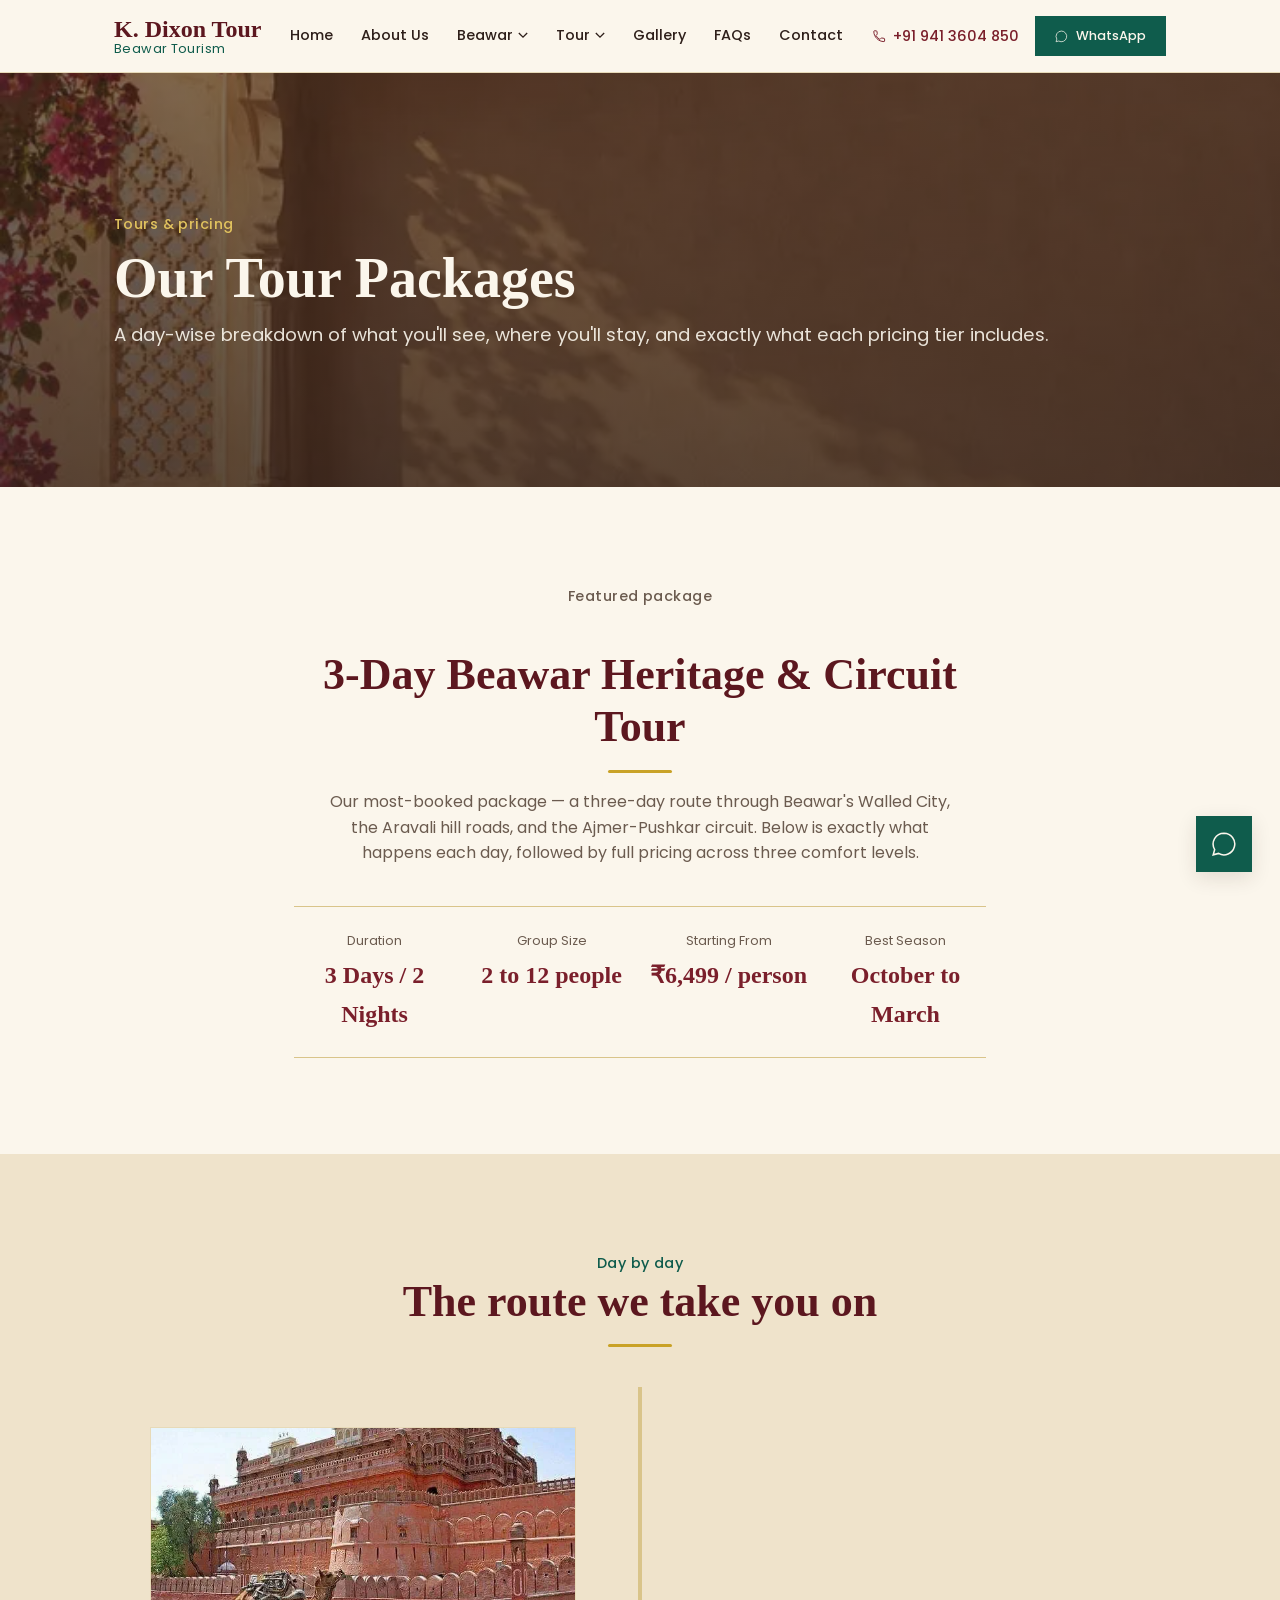
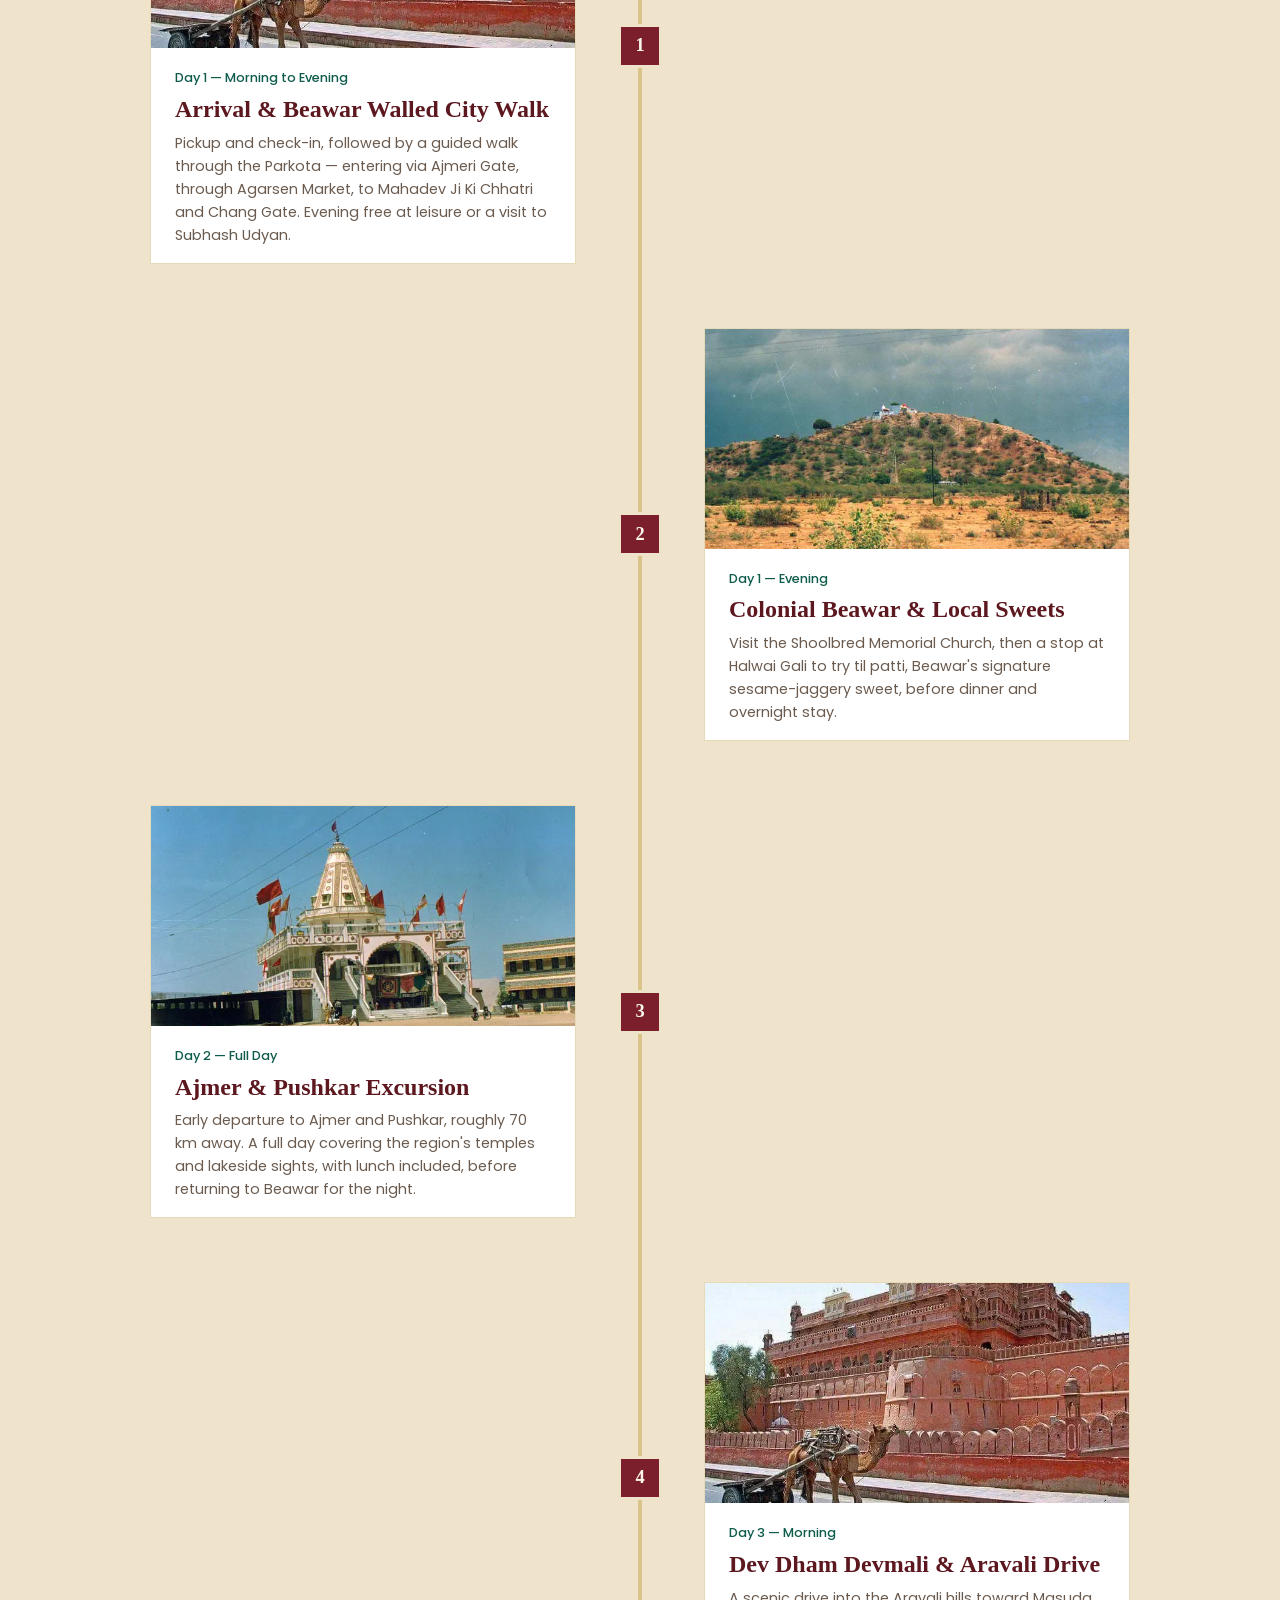
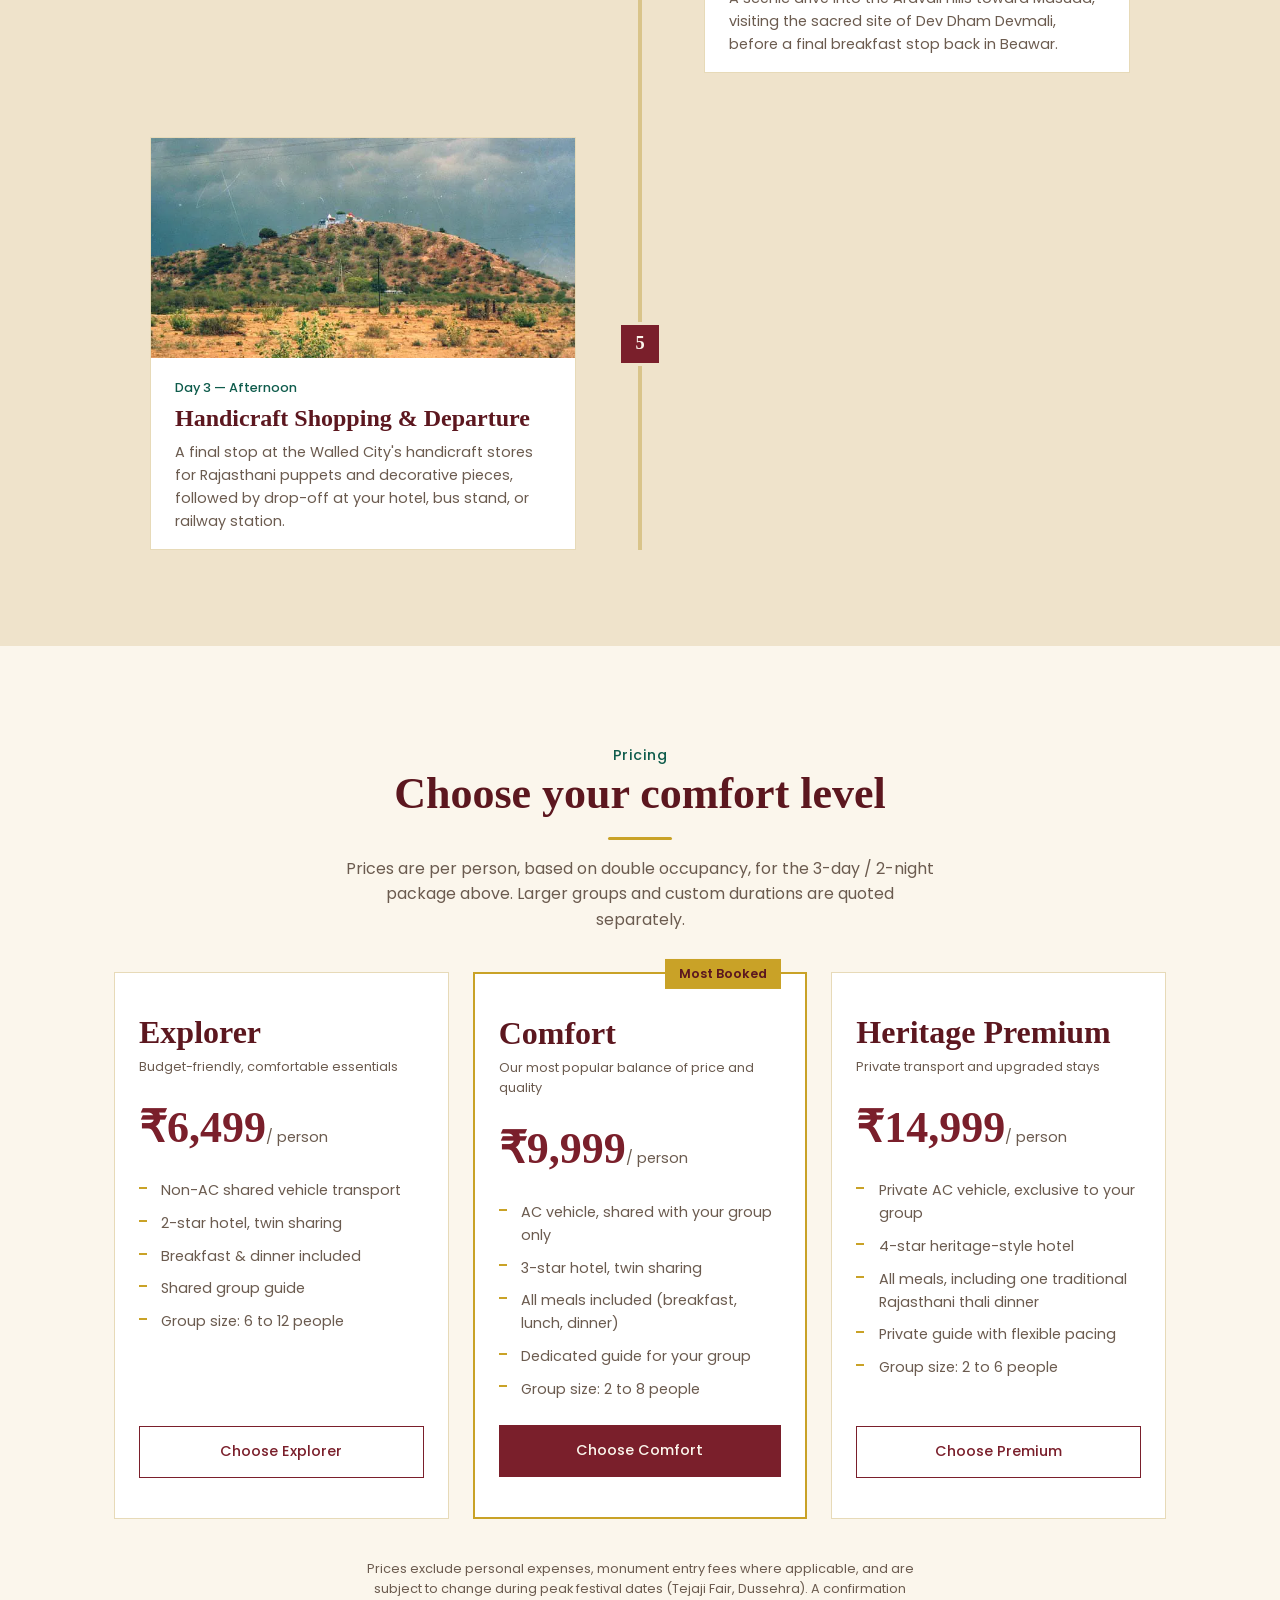
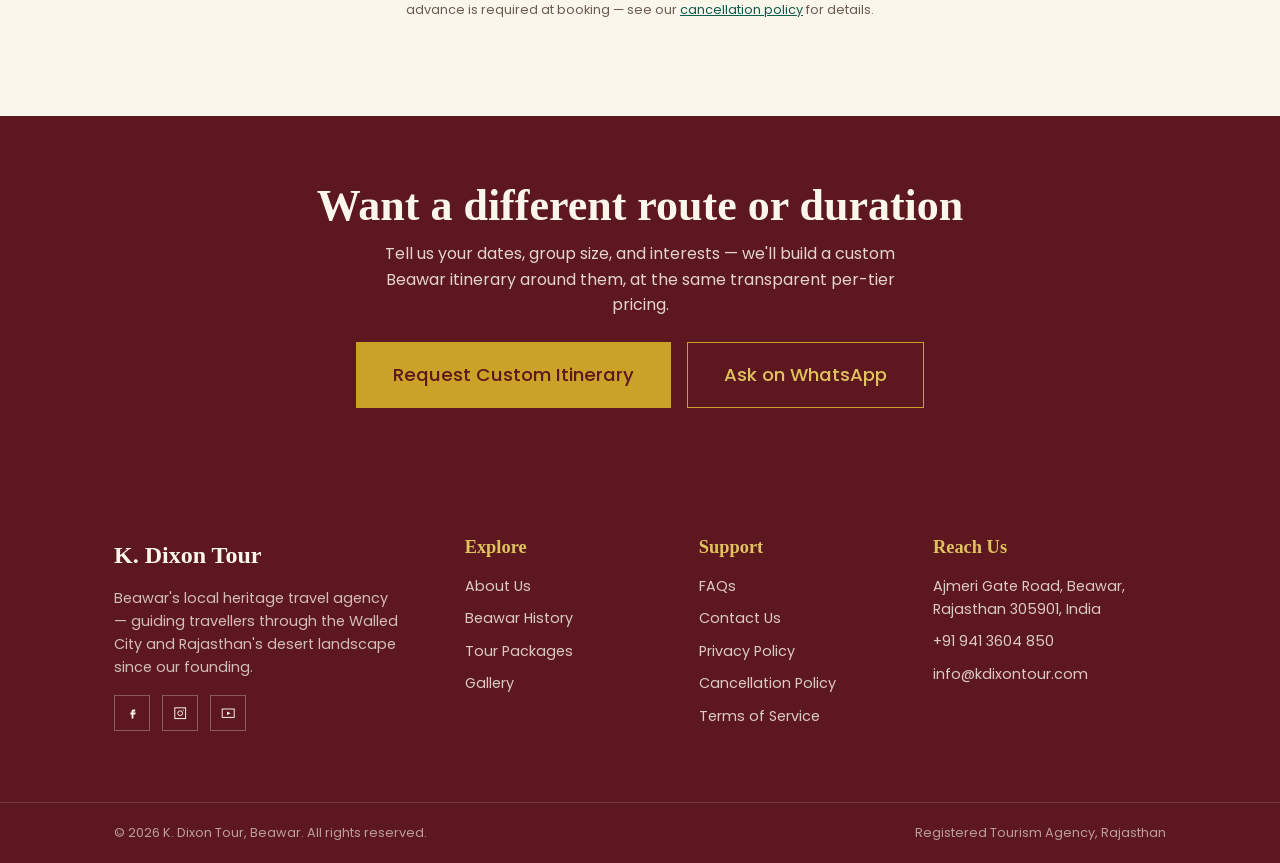
<file: packages.html>
<!DOCTYPE html>
<html lang="en">

<head>
  <meta charset="UTF-8">
  <meta name="viewport" content="width=device-width, initial-scale=1.0">
  <title>Tour Packages &amp; Pricing | K. Dixon Tour - Beawar</title>
  <meta name="description"
    content="Compare K. Dixon Tour packages for Beawar and the surrounding circuit - day-wise itinerary, facilities, and transparent pricing across three tiers.">

  <link rel="preconnect" href="https://fonts.googleapis.com">
  <link rel="preconnect" href="https://fonts.gstatic.com" crossorigin>
  <link
    href="https://fonts.googleapis.com/css2?family=Cormorant+Garamond:wght@500;600;700&family=Poppins:wght@400;500;600&display=swap"
    rel="stylesheet">
  <link rel="icon" type="image/webp" href="images/logo.png">
  <link rel="stylesheet" href="css/style.css">
  <link rel="stylesheet" href="css/components.css">
  <link rel="stylesheet" href="css/packages.css">
</head>

<body>

  <div class="loader" id="loader">
    <div class="loader-frame">
       
      <p class="loader-name">K. DIXON TOUR</p>
      <p class="loader-tag">Beawar Tourism</p>
      <div class="loader-line"><span></span></div>
    </div>
  </div>

  <div class="scroll-progress" id="scrollProgress"></div>

  <!-- ============ NAVBAR ============ -->
  <header class="navbar" id="navbar">
    <div class="container navbar-inner">
      <a href="index.html" class="navbar-logo">
        <span class="navbar-logo-main">K. Dixon Tour</span>
        <span class="navbar-logo-sub">Beawar Tourism</span>
      </a>

      <nav class="navbar-nav" id="navbarNav">
        <ul class="navbar-list">
          <li><a href="index.html" class="navbar-link">Home</a></li>
          <li><a href="about.html" class="navbar-link">About Us</a></li>

          <li class="navbar-dropdown">
            <button class="navbar-link navbar-dropdown-toggle" aria-expanded="false">
              Beawar
              <svg class="navbar-caret" viewBox="0 0 12 8" aria-hidden="true">
                <path d="M1 1L6 6L11 1" fill="none" stroke="currentColor" stroke-width="1.6" />
              </svg>
            </button>
            <div class="navbar-dropdown-menu">
              <a href="beawar-history.html">History &amp; Origin</a>
              <a href="beawar-history.html#places">Places to Visit</a>
              <a href="gallery.html">Photo Gallery</a>
            </div>
          </li>

          <li class="navbar-dropdown">
            <button class="navbar-link navbar-dropdown-toggle" aria-expanded="true">
              Tour
              <svg class="navbar-caret" viewBox="0 0 12 8" aria-hidden="true">
                <path d="M1 1L6 6L11 1" fill="none" stroke="currentColor" stroke-width="1.6" />
              </svg>
            </button>
            <div class="navbar-dropdown-menu">
              <a href="packages.html#pricing" class="is-active">All Packages</a>
              <a href="#itinerary">Day-wise Itinerary</a>
              <a href="#custom">Custom Itinerary</a>
            </div>
          </li>

          <li><a href="gallery.html" class="navbar-link">Gallery</a></li>
          <li><a href="faq.html" class="navbar-link">FAQs</a></li>
          <li><a href="contact.html" class="navbar-link">Contact</a></li>
        </ul>
      </nav>

      <div class="navbar-actions">
        <a href="tel:+919413604850" class="navbar-phone">
          <svg viewBox="0 0 24 24" class="icon">
            <path
              d="M6.6 10.8c1.4 2.8 3.8 5.2 6.6 6.6l2.2-2.2c.3-.3.7-.4 1-.2 1.1.4 2.3.6 3.5.6.6 0 1.1.5 1.1 1.1V20c0 .6-.5 1-1.1 1C10.8 21 3 13.2 3 3.9 3 3.4 3.5 3 4 3h3.1c.6 0 1.1.5 1.1 1.1 0 1.2.2 2.4.6 3.5.1.4 0 .8-.2 1L6.6 10.8z"
              fill="none" stroke="currentColor" stroke-width="1.6" stroke-linejoin="round" />
          </svg>
          <span>+91 941 3604 850</span>
        </a>
        <a href="https://wa.me/919413604850" target="_blank" rel="noopener" class="btn btn-whatsapp btn-sm">
          <svg viewBox="0 0 24 24" class="icon">
            <path d="M12 2a10 10 0 0 0-8.6 15.1L2 22l5-1.3A10 10 0 1 0 12 2z" fill="none" stroke="currentColor"
              stroke-width="1.4" />
          </svg>
          WhatsApp
        </a>
        <button class="navbar-toggle" id="navbarToggle" aria-label="Open menu" aria-expanded="false">
          <span></span><span></span><span></span>
        </button>
      </div>
    </div>
  </header>

  <main id="main">

    <!-- ============ PAGE HERO ============ -->
    <section class="page-hero" style="background-image:url('images/bg1.webp')">
      <div class="page-hero-overlay"></div>
      <div class="container page-hero-content">
        <p class="eyebrow">Tours &amp; pricing</p>
        <h1>Our Tour Packages</h1>
        <p class="page-hero-sub">A day-wise breakdown of what you'll see, where you'll stay, and exactly what each
          pricing tier includes.</p>
      </div>
    </section>

    <!-- ============ PACKAGE SUMMARY ============ -->
    <section class="section reveal">
      <div class="container package-summary">
        <p class="eyebrow">Featured package</p>
        <h2>3-Day Beawar Heritage &amp; Circuit Tour</h2>
        <div class="divider"></div>
        <p>Our most-booked package &mdash; a three-day route through Beawar's Walled City, the Aravali hill roads, and
          the Ajmer-Pushkar circuit. Below is exactly what happens each day, followed by full pricing across three
          comfort levels.</p>

        <div class="summary-stats">
          <div class="summary-stat"><span class="summary-stat-label">Duration</span><span class="summary-stat-value">3
              Days / 2 Nights</span></div>
          <div class="summary-stat"><span class="summary-stat-label">Group Size</span><span class="summary-stat-value">2
              to 12 people</span></div>
          <div class="summary-stat"><span class="summary-stat-label">Starting From</span><span
              class="summary-stat-value">₹6,499 / person</span></div>
          <div class="summary-stat"><span class="summary-stat-label">Best Season</span><span
              class="summary-stat-value">October to March</span></div>
        </div>
      </div>
    </section>

    <!-- ============ SCROLL-ANIMATED ITINERARY ROAD ============ -->
    <section class="section section-alt journey" id="itinerary">
      <div class="container">
        <div class="text-center section-head reveal">
          <p class="eyebrow">Day by day</p>
          <h2>The route we take you on</h2>
          <div class="divider" style="margin-inline:auto;"></div>
        </div>
      </div>

      <div class="journey-track" id="journeyTrack">
        <div class="journey-road">
          <div class="journey-road-fill" id="journeyRoadFill"></div>
        </div>

        <div class="journey-stop journey-stop-left reveal">
          <div class="journey-marker">1</div>
          <div class="journey-card">
            <img src="images/3a.webp" loading="lazy" alt="Day 1 - Beawar Walled City tour">
            <div class="journey-card-body">
              <span class="journey-day">Day 1 &mdash; Morning to Evening</span>
              <h4>Arrival &amp; Beawar Walled City Walk</h4>
              <p>Pickup and check-in, followed by a guided walk through the Parkota &mdash; entering via Ajmeri Gate,
                through Agarsen Market, to Mahadev Ji Ki Chhatri and Chang Gate. Evening free at leisure or a visit to
                Subhash Udyan.</p>
            </div>
          </div>
        </div>

        <div class="journey-stop journey-stop-right reveal">
          <div class="journey-marker">2</div>
          <div class="journey-card">
            <img src="images/3b.webp" loading="lazy" alt="Day 1 evening - Shoolbred Memorial Church">
            <div class="journey-card-body">
              <span class="journey-day">Day 1 &mdash; Evening</span>
              <h4>Colonial Beawar &amp; Local Sweets</h4>
              <p>Visit the Shoolbred Memorial Church, then a stop at Halwai Gali to try til patti, Beawar's signature
                sesame-jaggery sweet, before dinner and overnight stay.</p>
            </div>
          </div>
        </div>

        <div class="journey-stop journey-stop-left reveal">
          <div class="journey-marker">3</div>
          <div class="journey-card">
            <img src="images/3c.webp" loading="lazy" alt="Day 2 - Ajmer excursion">
            <div class="journey-card-body">
              <span class="journey-day">Day 2 &mdash; Full Day</span>
              <h4>Ajmer &amp; Pushkar Excursion</h4>
              <p>Early departure to Ajmer and Pushkar, roughly 70 km away. A full day covering the region's temples and
                lakeside sights, with lunch included, before returning to Beawar for the night.</p>
            </div>
          </div>
        </div>

        <div class="journey-stop journey-stop-right reveal">
          <div class="journey-marker">4</div>
          <div class="journey-card">
            <img src="images/3a.webp" loading="lazy" alt="Day 3 - Dev Dham Devmali and Aravali hills">
            <div class="journey-card-body">
              <span class="journey-day">Day 3 &mdash; Morning</span>
              <h4>Dev Dham Devmali &amp; Aravali Drive</h4>
              <p>A scenic drive into the Aravali hills toward Masuda, visiting the sacred site of Dev Dham Devmali,
                before a final breakfast stop back in Beawar.</p>
            </div>
          </div>
        </div>

        <div class="journey-stop journey-stop-left reveal">
          <div class="journey-marker">5</div>
          <div class="journey-card">
            <img src="images/3b.webp" loading="lazy" alt="Day 3 - final market visit and departure">
            <div class="journey-card-body">
              <span class="journey-day">Day 3 &mdash; Afternoon</span>
              <h4>Handicraft Shopping &amp; Departure</h4>
              <p>A final stop at the Walled City's handicraft stores for Rajasthani puppets and decorative pieces,
                followed by drop-off at your hotel, bus stand, or railway station.</p>
            </div>
          </div>
        </div>
      </div>
    </section>

    <!-- ============ PRICING ============ -->
    <section class="section pricing" id="pricing">
      <div class="container">
        <div class="text-center section-head reveal">
          <p class="eyebrow">Pricing</p>
          <h2>Choose your comfort level</h2>
          <div class="divider" style="margin-inline:auto;"></div>
          <p class="section-lead">Prices are per person, based on double occupancy, for the 3-day / 2-night package
            above. Larger groups and custom durations are quoted separately.</p>
        </div>

        <div class="pricing-grid">
          <article class="pricing-card reveal">
            <h3>Explorer</h3>
            <p class="pricing-note">Budget-friendly, comfortable essentials</p>
            <div class="pricing-amount">₹6,499<span>/ person</span></div>
            <ul class="pricing-features">
              <li>Non-AC shared vehicle transport</li>
              <li>2-star hotel, twin sharing</li>
              <li>Breakfast &amp; dinner included</li>
              <li>Shared group guide</li>
              <li>Group size: 6 to 12 people</li>
            </ul>
            <a href="contact.html?package=explorer" class="btn btn-secondary">Choose Explorer</a>
          </article>

          <article class="pricing-card pricing-card-featured reveal">
            <span class="pricing-badge">Most Booked</span>
            <h3>Comfort</h3>
            <p class="pricing-note">Our most popular balance of price and quality</p>
            <div class="pricing-amount">₹9,999<span>/ person</span></div>
            <ul class="pricing-features">
              <li>AC vehicle, shared with your group only</li>
              <li>3-star hotel, twin sharing</li>
              <li>All meals included (breakfast, lunch, dinner)</li>
              <li>Dedicated guide for your group</li>
              <li>Group size: 2 to 8 people</li>
            </ul>
            <a href="contact.html?package=comfort" class="btn btn-primary">Choose Comfort</a>
          </article>

          <article class="pricing-card reveal">
            <h3>Heritage Premium</h3>
            <p class="pricing-note">Private transport and upgraded stays</p>
            <div class="pricing-amount">₹14,999<span>/ person</span></div>
            <ul class="pricing-features">
              <li>Private AC vehicle, exclusive to your group</li>
              <li>4-star heritage-style hotel</li>
              <li>All meals, including one traditional Rajasthani thali dinner</li>
              <li>Private guide with flexible pacing</li>
              <li>Group size: 2 to 6 people</li>
            </ul>
            <a href="contact.html?package=premium" class="btn btn-secondary">Choose Premium</a>
          </article>
        </div>

        <p class="pricing-footnote">Prices exclude personal expenses, monument entry fees where applicable, and are
          subject to change during peak festival dates (Tejaji Fair, Dussehra). A confirmation advance is required at
          booking &mdash; see our <a href="cancellation-policy.html">cancellation policy</a> for details.</p>
      </div>
    </section>

    <!-- ============ CUSTOM ITINERARY ============ -->
    <section class="custom-cta" id="custom">
      <div class="container custom-cta-inner">
        <h2>Want a different route or duration</h2>
        <p>Tell us your dates, group size, and interests &mdash; we'll build a custom Beawar itinerary around them, at
          the same transparent per-tier pricing.</p>
        <div class="custom-cta-actions">
          <a href="index.html#ctaBanner" class="btn btn-gold btn-lg">
            Request Custom Itinerary
          </a>
          <a href="https://wa.me/919413604850" target="_blank" rel="noopener" class="btn btn-secondary btn-lg"
            style="border-color:var(--color-gold);color:var(--color-gold-light);">Ask on WhatsApp</a>
        </div>
      </div>
    </section>

  </main>

  <!-- ============ FOOTER ============ -->
  <footer class="footer">
    <div class="container footer-grid">
      <div class="footer-col footer-brand">
        <span class="footer-logo">K. Dixon Tour</span>
        <p>Beawar's local heritage travel agency &mdash; guiding travellers through the Walled City and Rajasthan's
          desert landscape since our founding.</p>
        <div class="footer-social">
          <a href="#" aria-label="Facebook"><svg viewBox="0 0 24 24" class="icon">
              <path d="M14 9h3V6h-3c-1.7 0-3 1.3-3 3v2H9v3h2v7h3v-7h3l1-3h-4v-1c0-.6.4-1 1-1z" fill="currentColor" />
            </svg></a>
          <a href="#" aria-label="Instagram"><svg viewBox="0 0 24 24" class="icon">
              <rect x="3" y="3" width="18" height="18" fill="none" stroke="currentColor" stroke-width="1.6" />
              <circle cx="12" cy="12" r="4" fill="none" stroke="currentColor" stroke-width="1.6" />
              <circle cx="17.2" cy="6.8" r="1" fill="currentColor" />
            </svg></a>
          <a href="#" aria-label="YouTube"><svg viewBox="0 0 24 24" class="icon">
              <rect x="2" y="5" width="20" height="14" fill="none" stroke="currentColor" stroke-width="1.6" />
              <path d="M10 9l6 3-6 3z" fill="currentColor" />
            </svg></a>
        </div>
      </div>

      <div class="footer-col">
        <h4>Explore</h4>
        <a href="about.html">About Us</a>
        <a href="beawar-history.html">Beawar History</a>
        <a href="packages.html">Tour Packages</a>
        <a href="gallery.html">Gallery</a>
      </div>

      <div class="footer-col">
        <h4>Support</h4>
        <a href="faq.html">FAQs</a>
        <a href="contact.html">Contact Us</a>
        <a href="privacy-policy.html">Privacy Policy</a>
        <a href="cancellation-policy.html">Cancellation Policy</a>
        <a href="terms.html">Terms of Service</a>
      </div>

      <div class="footer-col">
        <h4>Reach Us</h4>
        <p>Ajmeri Gate Road, Beawar,<br>Rajasthan 305901, India</p>
        <p><a href="tel:+919413604850">+91 941 3604 850</a></p>
        <p><a href="mailto:info@kdixontour.com">info@kdixontour.com</a></p>
      </div>
    </div>

    <div class="footer-bottom">
      <div class="container footer-bottom-inner">
        <span>&copy; <span id="footerYear"></span> K. Dixon Tour, Beawar. All rights reserved.</span>
        <span>Registered Tourism Agency, Rajasthan</span>
      </div>
    </div>
  </footer>

  <a href="https://wa.me/919413604850" target="_blank" rel="noopener" class="whatsapp-float"
    aria-label="Chat with us on WhatsApp">
    <svg viewBox="0 0 24 24" class="icon">
      <path d="M12 2a10 10 0 0 0-8.6 15.1L2 22l5-1.3A10 10 0 1 0 12 2z" fill="none" stroke="currentColor"
        stroke-width="1.4" />
    </svg>
  </a>

  <button class="back-to-top" id="backToTop" aria-label="Back to top">
    <svg viewBox="0 0 24 24" class="icon">
      <path d="M12 19V5M5 12l7-7 7 7" fill="none" stroke="currentColor" stroke-width="1.8" stroke-linecap="round"
        stroke-linejoin="round" />
    </svg>
  </button>

  <script src="js/main.js"></script>
  <script src="js/packages.js"></script>
</body>

</html>
</file>
<file: css/style.css>
/* ==========================================================================
   K. DIXON TOUR — BASE STYLESHEET
   Royal Rajasthani theme — common variables, resets, typography, buttons,
   utilities, animations. NO components (navbar/footer/cards) live here —
   those go in their own page-specific or component CSS files.
   ========================================================================== */

/* --------------------------------------------------------------------------
   1. FONTS
   Add these links in <head> of every page, in this order:
   <link rel="preconnect" href="https://fonts.googleapis.com">
   <link rel="preconnect" href="https://fonts.gstatic.com" crossorigin>
   <link href="https://fonts.googleapis.com/css2?family=Cormorant+Garamond:wght@500;600;700&family=Poppins:wght@400;500;600&display=swap" rel="stylesheet">
   -------------------------------------------------------------------------- */

/* --------------------------------------------------------------------------
   2. CSS VARIABLES — ROYAL RAJASTHANI THEME
   -------------------------------------------------------------------------- */
:root {
  /* --- Brand colors --- */
  --color-maroon: #7A1F2B;
  --color-maroon-dark: #5C171F;
  --color-maroon-light: #9C3341;

  --color-gold: #C9A227;
  --color-gold-light: #E0C25E;
  --color-gold-dark: #A6841C;

  --color-emerald: #0F5C4C;
  --color-emerald-dark: #0B4438;

  /* --- Backgrounds --- */
  --color-bg: #FBF6EC;
  --color-bg-alt: #EFE3CB;
  --color-bg-card: #FFFFFF;

  /* --- Text --- */
  --color-text: #2E1F1A;
  --color-text-muted: #6B5B4F;
  --color-text-on-dark: #FBF6EC;

  /* --- Borders / dividers --- */
  --color-border: #D9C48A;
  --color-border-soft: #E7DAB8;

  /* --- Feedback (kept universal, not themed) --- */
  --color-success: #2E7D32;
  --color-error: #B3261E;

/* --- Typography --- */

--font-display: 'Yeseva One', 'Georgia', serif;
--font-body: 'Poppins', 'Segoe UI', sans-serif;

  --fs-xs: 0.8rem;
  --fs-sm: 0.9rem;
  --fs-base: 1rem;
  --fs-md: 1.15rem;
  --fs-lg: 1.5rem;
  --fs-xl: 2rem;
  --fs-2xl: 2.75rem;
  --fs-3xl: 3.5rem;

  --lh-tight: 1.2;
  --lh-normal: 1.6;
  --lh-relaxed: 1.8;

  /* --- Spacing scale --- */
  --space-xs: 0.5rem;
  --space-sm: 1rem;
  --space-md: 1.5rem;
  --space-lg: 2.5rem;
  --space-xl: 4rem;
  --space-2xl: 6rem;

  /* --- Radius --- */
  --radius-sm: 4px;
  --radius-md: 8px;
  --radius-lg: 16px;
  --radius-pill: 999px;

  /* --- Shadow (used sparingly — royal theme favors borders over shadow) --- */
  --shadow-sm: 0 2px 8px rgba(46, 31, 26, 0.08);
  --shadow-md: 0 6px 20px rgba(46, 31, 26, 0.12);

  /* --- Motion --- */
  --transition-fast: 150ms ease;
  --transition-base: 250ms ease;
  --transition-slow: 450ms ease;

  /* --- Layout --- */
  --content-max-width: 1180px;
  --content-padding: 5vw;
}

/* --------------------------------------------------------------------------
   3. RESET
   -------------------------------------------------------------------------- */
*, *::before, *::after { box-sizing: border-box; margin: 0; padding: 0; }

html { scroll-behavior: smooth;overflow-x: hidden;overscroll-behavior-y: none; }
 
@media (prefers-reduced-motion: reduce) {
  html { scroll-behavior: auto; }
  *, *::before, *::after {
    animation-duration: 0.01ms !important;
    animation-iteration-count: 1 !important;
    transition-duration: 0.01ms !important;
  }
}

body {
  font-family: var(--font-body);
  font-size: var(--fs-base);
  line-height: var(--lh-normal);
  color: var(--color-text);
  background-color: var(--color-bg);
  -webkit-font-smoothing: antialiased;
  text-rendering: optimizeLegibility;
  
}

img, picture, video, canvas, svg { display: block; max-width: 100%; height: auto; }

a { color: inherit; text-decoration: none; }

ul, ol { list-style: none; }

button, input, textarea, select { font: inherit; color: inherit; }

button { cursor: pointer; background: none; border: none; }

table { border-collapse: collapse; width: 100%; }

/* --------------------------------------------------------------------------
   4. ACCESSIBILITY — visible keyboard focus everywhere
   -------------------------------------------------------------------------- */
:focus-visible {
  outline: 2px solid var(--color-emerald);
  outline-offset: 3px;
  border-radius: var(--radius-sm);
}

.sr-only {
  position: absolute;
  width: 1px; height: 1px;
  padding: 0; margin: -1px;
  overflow: hidden;
  clip: rect(0, 0, 0, 0);
  white-space: nowrap;
  border: 0;
}

/* --------------------------------------------------------------------------
   5. TYPOGRAPHY
   -------------------------------------------------------------------------- */
h1, h2, h3, h4 {
  font-family: var(--font-display);
  font-weight: 600;
  line-height: var(--lh-tight);
  color: var(--color-maroon-dark);
}

h1 { font-size: var(--fs-3xl); font-weight: 700; }
h2 { font-size: var(--fs-2xl); }
h3 { font-size: var(--fs-xl); }
h4 { font-size: var(--fs-lg); font-weight: 600; }

p { max-width: 65ch; }

.text-muted { color: var(--color-text-muted); }
.text-gold { color: var(--color-gold-dark); }
.text-emerald { color: var(--color-emerald); }

.eyebrow {
  font-family: var(--font-body);
  font-size: var(--fs-sm);
  font-weight: 500;
  color: var(--color-emerald);
  letter-spacing: 0.03em;
  text-align: center;
  display: inline-block;
 
}

/* Decorative divider — use under section headings, not everywhere */
.divider {
  width: 64px;
  height: 3px;
  background-color: var(--color-gold);
  border-radius: var(--radius-pill);
  margin-block: var(--space-sm);
}

@media (max-width: 768px) {
  h1 { font-size: var(--fs-2xl); }
  h2 { font-size: var(--fs-xl); }
  h3 { font-size: var(--fs-md); }
}

/* --------------------------------------------------------------------------
   6. LAYOUT UTILITIES
   -------------------------------------------------------------------------- */
.container {
  width: 100%;
  max-width: var(--content-max-width);
  margin-inline: auto;
  padding-inline: var(--content-padding);
}

.section {
  padding-block: var(--space-2xl);
}

.section-alt {
  background-color: var(--color-bg-alt);
}

.flex { display: flex; }
.flex-center { display: flex; align-items: center; justify-content: center; }
.flex-between { display: flex; align-items: center; justify-content: space-between; }
.flex-wrap { flex-wrap: wrap; }
.grid { display: grid; gap: var(--space-md); }

.text-center { text-align: center; }

/* --------------------------------------------------------------------------
   7. BUTTONS
   -------------------------------------------------------------------------- */
.btn {
  display: inline-flex;
  align-items: center;
  justify-content: center;
  gap: 0.5rem;
  padding: 0.85rem 1.75rem;
  font-family: var(--font-body);
  font-size: var(--fs-sm);
  font-weight: 500;
  border-radius: var(--radius-pill);
  border: 1.5px solid transparent;
  transition: background-color var(--transition-base), color var(--transition-base),
              border-color var(--transition-base), transform var(--transition-fast);
  white-space: nowrap;
}

.btn:active { transform: scale(0.97); }

.btn-primary {
  background-color: var(--color-maroon);
  color: var(--color-text-on-dark);
  border-color: var(--color-maroon);
}
.btn-primary:hover {
  background-color: var(--color-maroon-dark);
  border-color: var(--color-gold);
  color: var(--color-gold-light);
}

.btn-secondary {
  background-color: transparent;
  color: var(--color-maroon);
  border-color: var(--color-maroon);
}
.btn-secondary:hover {
  background-color: var(--color-maroon);
  color: var(--color-text-on-dark);
}

.btn-gold {
  background-color: var(--color-gold);
  color: var(--color-maroon-dark);
  border-color: var(--color-gold);
}
.btn-gold:hover {
  background-color: var(--color-gold-dark);
}

.btn-whatsapp {
  background-color: var(--color-emerald);
  color: var(--color-text-on-dark);
  border-color: var(--color-emerald);
}
.btn-whatsapp:hover { background-color: var(--color-emerald-dark); }

.btn-sm { padding: 0.55rem 1.2rem; font-size: var(--fs-xs); }
.btn-lg { padding: 1.1rem 2.25rem; font-size: var(--fs-md); }

/* --------------------------------------------------------------------------
   8. FORM ELEMENTS (base only — page-specific form layout lives elsewhere)
   -------------------------------------------------------------------------- */
.input, .textarea, .select {
  width: 100%;
  padding: 0.75rem 1rem;
  background-color: var(--color-bg-card);
  border: 1.5px solid var(--color-border);
  border-radius: var(--radius-md);
  font-size: var(--fs-base);
  color: var(--color-text);
  transition: border-color var(--transition-fast);
}

.input:focus, .textarea:focus, .select:focus {
  border-color: var(--color-emerald);
  outline: none;
}

.input::placeholder, .textarea::placeholder { color: var(--color-text-muted); }

.form-label {
  display: block;
  font-size: var(--fs-sm);
  font-weight: 500;
  margin-bottom: 0.4rem;
  color: var(--color-text);
}

.form-error {
  color: var(--color-error);
  font-size: var(--fs-xs);
  margin-top: 0.3rem;
}

/* --------------------------------------------------------------------------
   9. ICONS
   -------------------------------------------------------------------------- */
.icon {
  display: inline-flex;
  align-items: center;
  justify-content: center;
  width: 1em;
  height: 1em;
  flex-shrink: 0;
}

.icon-circle {
  display: inline-flex;
  align-items: center;
  justify-content: center;
  width: 56px;
  height: 56px;
  border-radius: 50%;
  background-color: var(--color-bg-alt);
  color: var(--color-emerald);
  font-size: var(--fs-lg);
  border: 1px solid var(--color-border-soft);
}
 
/* --------------------------------------------------------------------------
   10. BADGES / TAGS (e.g. trust strip, package highlights)
   -------------------------------------------------------------------------- */
.badge {
  display: inline-flex;
  align-items: center;
  gap: 0.4rem;
  padding: 0.35rem 0.9rem;
  font-size: var(--fs-xs);
  font-weight: 500;
  border-radius: var(--radius-pill);
  background-color: var(--color-bg-alt);
  color: var(--color-maroon-dark);
  border: 1px solid var(--color-border);
}

/* --------------------------------------------------------------------------
   11. CARDS (base surface only — layout/content per component file)
   -------------------------------------------------------------------------- */
.surface {
  background-color: var(--color-bg-card);
  border: 1px solid var(--color-border-soft);
  border-radius: var(--radius-lg);
  padding: var(--space-md);
  transition: box-shadow var(--transition-base), transform var(--transition-base);
}

.surface:hover {
  box-shadow: var(--shadow-md);
  transform: translateY(-3px);
}

/* --------------------------------------------------------------------------
   12. ANIMATIONS (use sparingly — one deliberate moment, not on every element)
   -------------------------------------------------------------------------- */
@keyframes fadeIn {
  from { opacity: 0; }
  to { opacity: 1; }
}

@keyframes riseIn {
  from { opacity: 0; transform: translateY(16px); }
  to { opacity: 1; transform: translateY(0); }
}

@keyframes shimmerGold {
  0%, 100% { opacity: 1; }
  50% { opacity: 0.6; }
}

.animate-fade-in { animation: fadeIn var(--transition-slow) ease forwards; }
.animate-rise-in { animation: riseIn 600ms ease forwards; }

/* --------------------------------------------------------------------------
   13. SCROLLBAR (subtle theme touch — optional, degrades gracefully)
   -------------------------------------------------------------------------- */
::-webkit-scrollbar { width: 10px; }
::-webkit-scrollbar-track { background: var(--color-bg-alt); }
::-webkit-scrollbar-thumb {
  background: var(--color-gold);
  border-radius: var(--radius-pill);
}

/* --------------------------------------------------------------------------
   14. SELECTION COLOR
   -------------------------------------------------------------------------- */
::selection {
  background-color: var(--color-gold);
  color: var(--color-maroon-dark);
}
</file>
<file: css/components.css>
/* ==========================================================================
   COMPONENTS.CSS
   Shared across every page: loader, navbar, footer, whatsapp float,
   back-to-top button, scroll progress bar.
   Uses variables from style.css. This build overrides border-radius to 0
   everywhere, per the "no rounded corners" direction for the theme.
   ========================================================================== */

/* --------------------------------------------------------------------------
   LOADER
   -------------------------------------------------------------------------- */
.loader {
  position: fixed;
  inset: 0;
  z-index: 9999;
  display: flex;
  align-items: center;
  justify-content: center;
  background-color: var(--color-maroon-dark);
  transition:
    opacity 500ms ease,
    visibility 500ms ease;
}

.loader.is-hidden {
  opacity: 0;
  visibility: hidden;
  pointer-events: none;
}

.loader-frame {
  text-align: center;
  color: var(--color-text-on-dark);
}

.loader-motif {
  width: 72px;
  height: 72px;
  margin-inline: auto;
  margin-bottom: var(--space-sm);
  color: var(--color-gold);
}

.loader-arch {
  width: 100%;
  height: 100%;
}

.loader-name {
  font-family: var(--font-display);
  font-size: var(--fs-xl);
  font-weight: 700;
  letter-spacing: 0.04em;
  color: var(--color-text-on-dark);
}

.loader-tag {
  font-size: var(--fs-sm);
  color: var(--color-gold-light);
  margin-top: 0.3rem;
}

.loader-line {
  width: 140px;
  height: 2px;
  background-color: rgba(251, 246, 236, 0.2);
  margin: var(--space-md) auto 0;
  overflow: hidden;
}

.loader-line span {
  display: block;
  height: 100%;
  width: 40%;
  background-color: var(--color-gold);
  animation: loaderSlide 1.1s ease-in-out infinite;
}

@keyframes loaderSlide {
  0% {
    transform: translateX(-100%);
  }
  100% {
    transform: translateX(350%);
  }
}

/* --------------------------------------------------------------------------
   SCROLL PROGRESS BAR
   -------------------------------------------------------------------------- */
.scroll-progress {
  position: fixed;
  top: 0;
  left: 0;
  height: 3px;
  width: 0%;
  background-color: var(--color-gold);
  z-index: 1001;
  transition: width 80ms linear;
}

/* --------------------------------------------------------------------------
   NAVBAR
   -------------------------------------------------------------------------- */
.navbar {
  position: sticky;
  top: 0;
  z-index: 1000;
  background-color: var(--color-bg);
  border-bottom: 1px solid var(--color-border-soft);
  transition:
    box-shadow var(--transition-base),
    background-color var(--transition-base);
}

.navbar.is-scrolled {
  box-shadow: var(--shadow-sm);
}

.navbar-inner {
  display: flex;
  align-items: center;
  justify-content: space-between;
  gap: var(--space-md);
  padding-block: 1rem;
}

.navbar-logo {
  display: flex;
  flex-direction: column;
  line-height: 1.1;
}

.navbar-logo-main {
  font-family: var(--font-display);
  font-size: var(--fs-lg);
  font-weight: 700;
  color: var(--color-maroon-dark);
}

.navbar-logo-sub {
  font-size: var(--fs-xs);
  color: var(--color-emerald);
  letter-spacing: 0.03em;
}

.navbar-nav {
  display: flex;
}

.navbar-list {
  display: flex;
  align-items: center;
  gap: 1.75rem;
}

.navbar-link {
  display: inline-flex;
  align-items: center;
  gap: 0.3rem;
  font-size: var(--fs-sm);
  font-weight: 500;
  color: var(--color-text);
  padding-block: 0.4rem;
  border-bottom: 2px solid transparent;
  transition:
    color var(--transition-fast),
    border-color var(--transition-fast);
}

.navbar-link:hover,
.navbar-link.is-active {
  color: var(--color-maroon);
  border-bottom-color: var(--color-gold);
}

.navbar-caret {
  width: 10px;
  height: 7px;
  transition: transform var(--transition-fast);
}

/* Dropdowns */
.navbar-dropdown {
  position: relative;
}

.navbar-dropdown-toggle {
  background: none;
  border: none;
  border-bottom: 2px solid transparent;
}

.navbar-dropdown-menu {
  position: absolute;
  top: calc(100% + 0.75rem);
  left: 50%;
  transform: translateX(-50%) translateY(8px);
  min-width: 200px;
  background-color: var(--color-bg-card);
  border: 1px solid var(--color-border-soft);
  box-shadow: var(--shadow-md);
  padding: 0.5rem 0;
  opacity: 0;
  visibility: hidden;
  transition:
    opacity var(--transition-base),
    transform var(--transition-base),
    visibility var(--transition-base);
}

.navbar-dropdown:hover .navbar-dropdown-menu,
.navbar-dropdown.is-open .navbar-dropdown-menu {
  opacity: 1;
  visibility: visible;
  transform: translateX(-50%) translateY(0);
}

.navbar-dropdown:hover .navbar-caret,
.navbar-dropdown.is-open .navbar-caret {
  transform: rotate(180deg);
}

.navbar-dropdown-menu a {
  display: block;
  padding: 0.6rem 1.25rem;
  font-size: var(--fs-sm);
  color: var(--color-text);
  border-left: 2px solid transparent;
  transition:
    background-color var(--transition-fast),
    border-color var(--transition-fast),
    color var(--transition-fast);
}

.navbar-dropdown-menu a:hover {
  background-color: var(--color-bg-alt);
  border-left-color: var(--color-gold);
  color: var(--color-maroon);
}

/* Actions (phone / whatsapp / hamburger) */
.navbar-actions {
  display: flex;
  align-items: center;
  gap: 1rem;
}

.navbar-phone {
  display: flex;
  align-items: center;
  gap: 0.4rem;
  font-size: var(--fs-sm);
  font-weight: 500;
  color: var(--color-maroon);
}

.navbar-toggle {
  display: none;
  flex-direction: column;
  justify-content: center;
  gap: 5px;
  width: 32px;
  height: 32px;
}

.navbar-toggle span {
  display: block;
  height: 2px;
  width: 100%;
  background-color: var(--color-maroon-dark);
  transition:
    transform var(--transition-base),
    opacity var(--transition-base);
}

.navbar-toggle.is-open span:nth-child(1) {
  transform: translateY(7px) rotate(45deg);
}
.navbar-toggle.is-open span:nth-child(2) {
  opacity: 0;
}
.navbar-toggle.is-open span:nth-child(3) {
  transform: translateY(-7px) rotate(-45deg);
}

/* Mobile nav */
@media (max-width: 1024px) {
  .navbar-phone {
    display: none;
  }

  .navbar-toggle {
    display: flex;
    position: relative;
    z-index: 1002;
  }

  .navbar-nav {
    position: fixed;
    top: 0;
    right: 0;

    height: 100vh;
    width: min(320px, 85vw);

    background-color: var(--color-bg);
    border-left: 1px solid var(--color-border-soft);

    padding: 6rem 1.5rem 2rem;

    transform: translateX(100%);
    transition: transform var(--transition-base);

    overflow-y: auto;

    /* Above navbar */
    z-index: 1001;
  }

  .navbar-nav.is-open {
    transform: translateX(0);
  }

  .navbar-actions {
    position: relative;
    z-index: 1002;
  }

  .navbar-actions a {
    display: none;
  }

  .navbar-list {
    flex-direction: column;
    align-items: flex-start;
    gap: 0.25rem;
    width: 100%;
  }

  .navbar-list > li {
    width: 100%;
  }

  .navbar-link {
    width: 100%;
    padding-block: 0.75rem;
    border-bottom: 1px solid var(--color-border-soft);
  }

  .navbar-dropdown-toggle {
    justify-content: space-between;
    width: 100%;
  }

  .navbar-dropdown-menu {
    position: static;
    transform: none;
    opacity: 1;
    visibility: visible;
    box-shadow: none;
    border: none;
    border-left: 2px solid var(--color-border-soft);
    max-height: 0;
    overflow: hidden;
    padding: 0;
    transition: max-height var(--transition-base);
  }

  .navbar-dropdown.is-open .navbar-dropdown-menu {
    max-height: 300px;
    padding-block: 0.5rem;
    transform: none;
  }
}

/* --------------------------------------------------------------------------
   WHATSAPP FLOATING BUTTON
   -------------------------------------------------------------------------- */
.whatsapp-float {
  position: fixed;
  bottom: 1.75rem;
  right: 1.75rem;
  z-index: 900;
  display: flex;
  align-items: center;
  justify-content: center;
  width: 56px;
  height: 56px;
  background-color: var(--color-emerald);
  color: var(--color-text-on-dark);
  box-shadow: var(--shadow-md);
  transition:
    background-color var(--transition-fast),
    transform var(--transition-fast);
}

.whatsapp-float .icon {
  width: 26px;
  height: 26px;
}

.whatsapp-float:hover {
  background-color: var(--color-emerald-dark);
  transform: scale(1.06);
}

/* --------------------------------------------------------------------------
   BACK TO TOP BUTTON
   -------------------------------------------------------------------------- */
.back-to-top {
  position: fixed;
  bottom: 1.75rem;
  right: 5.75rem;
  z-index: 900;
  display: flex;
  align-items: center;
  justify-content: center;
  width: 48px;
  height: 48px;
  background-color: var(--color-maroon);
  color: var(--color-text-on-dark);
  border: 1px solid var(--color-maroon-dark);
  opacity: 0;
  visibility: hidden;
  transform: translateY(10px);
  transition:
    opacity var(--transition-base),
    transform var(--transition-base),
    background-color var(--transition-fast);
}

.back-to-top.is-visible {
  opacity: 1;
  visibility: visible;
  transform: translateY(0);
}

.back-to-top:hover {
  background-color: var(--color-maroon-dark);
}

.back-to-top .icon {
  width: 20px;
  height: 20px;
}

@media (max-width: 600px) {
  .whatsapp-float,
  .back-to-top {
    width: 48px;
    height: 48px;
  }
  .back-to-top {
    right: 5rem;
  }
}

/* --------------------------------------------------------------------------
   FOOTER
   -------------------------------------------------------------------------- */
.footer {
  background-color: var(--color-maroon-dark);
  color: var(--color-text-on-dark);
}

.footer-grid {
  display: grid;
  grid-template-columns: 1.6fr 1fr 1fr 1.2fr;
  gap: var(--space-lg);
  padding-block: var(--space-xl);
}

.footer-col h4 {
  color: var(--color-gold-light);
  font-size: var(--fs-md);
  margin-bottom: var(--space-sm);
}

.footer-col a,
.footer-col p {
  display: block;
  font-size: var(--fs-sm);
  color: rgba(251, 246, 236, 0.8);
  margin-bottom: 0.6rem;
  transition: color var(--transition-fast);
}

.footer-col a:hover {
  color: var(--color-gold-light);
}

.footer-brand .footer-logo {
  font-family: var(--font-display);
  font-size: var(--fs-lg);
  font-weight: 700;
  color: var(--color-text-on-dark);
  display: block;
  margin-bottom: 0.75rem;
}

.footer-brand p {
  max-width: 32ch;
  color: rgba(251, 246, 236, 0.75);
}

.footer-social {
  display: flex;
  gap: 0.75rem;
  margin-top: 1rem;
}

.footer-social a {
  display: flex;
  align-items: center;
  justify-content: center;
  width: 36px;
  height: 36px;
  border: 1px solid rgba(251, 246, 236, 0.3);
  color: var(--color-text-on-dark);
  margin-bottom: 0;
}

.footer-social a:hover {
  border-color: var(--color-gold);
  color: var(--color-gold-light);
}

.footer-bottom {
  border-top: 1px solid rgba(251, 246, 236, 0.15);
}

.footer-bottom-inner {
  display: flex;
  align-items: center;
  justify-content: space-between;
  padding-block: 1.25rem;
  font-size: var(--fs-xs);
  color: rgba(251, 246, 236, 0.6);
}

@media (max-width: 900px) {
  .footer-grid {
    grid-template-columns: 1fr 1fr;
  }
}

@media (max-width: 560px) {
  .footer-grid {
    grid-template-columns: 1fr;
  }
  .footer-bottom-inner {
    flex-direction: column;
    gap: 0.4rem;
    text-align: center;
  }
}

/* --------------------------------------------------------------------------
   NO ROUNDED CORNERS OVERRIDE (applies globally to shared components)
   -------------------------------------------------------------------------- */
.btn,
.input,
.textarea,
.select,
.surface,
.badge,
.navbar-dropdown-menu,
.whatsapp-float,
.back-to-top,
.icon-circle {
  border-radius: 0;
}
/* --------------------------------------------------------------------------
   PAGE HERO (shared pattern — reused on other inner pages too)
   -------------------------------------------------------------------------- */
.page-hero {
  position: relative;
  min-height: 46vh;
  display: flex;
  align-items: center;
  background-size: cover;
  background-position: center;
  color: var(--color-text-on-dark);
  padding: 20px 0;
}

.page-hero-overlay {
  position: absolute;
  inset: 0;
  background: linear-gradient(
    180deg,
    rgba(46, 31, 26, 0.6) 0%,
    rgba(46, 31, 26, 0.78) 100%
  );
}

.page-hero-content {
  position: relative;
  z-index: 1;
}

.page-hero .eyebrow {
  color: var(--color-gold-light);
}

.page-hero h1 {
  color: var(--color-text-on-dark);
  font-size: var(--fs-3xl);
  margin-block: 0.5rem;
}

.page-hero-sub {
  color: rgba(251, 246, 236, 0.9);
  min-width: 80vw;
  font-size: var(--fs-md);
}

@media (max-width: 700px) {
  .page-hero {
    min-height: 68vh;
  }
  .page-hero h1 {
    font-size: var(--fs-2xl);
  }
}

/* --------------------------------------------------------------------------
   FINAL CTA / CONTACT BANNER
   -------------------------------------------------------------------------- */
.cta-banner {
  background-color: var(--color-maroon-dark);
  color: var(--color-text-on-dark);
  padding-block: var(--space-2xl);
}

.cta-banner-grid {
  display: grid;
  grid-template-columns: 1.1fr 0.9fr;
  gap: var(--space-xl);
  align-items: center;
}

.cta-banner-title {
  color: var(--color-text-on-dark);
  margin-bottom: var(--space-sm);
}

.cta-banner-text {
  color: rgba(251, 246, 236, 0.85);
  max-width: 50ch;
  margin-bottom: var(--space-md);
}

.cta-banner-info {
  display: flex;
  flex-direction: column;
  gap: 0.75rem;
  margin-bottom: var(--space-md);
}

.cta-banner-info li {
  display: flex;
  align-items: center;
  gap: 0.75rem;
  color: rgba(251, 246, 236, 0.9);
  font-size: var(--fs-sm);
}

.cta-banner-info .icon {
  width: 20px;
  height: 20px;
  color: var(--color-gold);
  flex-shrink: 0;
}

.cta-banner-info a {
  color: rgba(251, 246, 236, 0.9);
}
.cta-banner-info a:hover {
  color: var(--color-gold-light);
}

.cta-banner-actions {
  display: flex;
  flex-wrap: wrap;
  gap: 1rem;
}

.cta-banner-map {
  border: 1px solid rgba(251, 246, 236, 0.2);
  height: 360px;
}

.cta-banner-map iframe {
  width: 100%;
  height: 100%;
  border: none;
  filter: grayscale(20%) contrast(1.05);
}

@media (max-width: 960px) {
  .cta-banner-grid {
    grid-template-columns: 1fr;
  }
  .cta-banner-map {
    height: 280px;
  }
}

@media (max-width: 600px) {
  .cta-banner-actions {
    flex-direction: column;
    align-items: stretch;
  }
  .cta-banner-actions .btn {
    text-align: center;
  }
}
</file>
<file: css/home.css>
/* ==========================================================================
   HOME.CSS
   Page-specific styling for the homepage only.
   Sections: hero, about, beawar, testimonials, cta banner.
   ========================================================================== */

/* --------------------------------------------------------------------------
   HERO
   -------------------------------------------------------------------------- */
.hero {
    position: relative;
    min-height: 95vh;
    display: flex;
    align-items: center;
    overflow: hidden;
    color: var(--color-text-on-dark);

    /* Your inline background image remains unchanged */
}

/* Dark overlay */
.hero::before {
    content: "";
    position: absolute;
    inset: 0;
    background: rgba(0, 0, 0, 0.45);
    z-index: 1;
}

/* Keep hero content above the overlay */
.hero > * {
    position: relative;
    z-index: 2;
}

.hero-slides {
  position: absolute;
  inset: 0;
  z-index: 0;
}

.hero-slide {
  position: absolute;
  inset: 0;
  background-size: cover;
  background-position: center;
  opacity: 0;
  transition: opacity 1.4s ease;
}

.hero-slide.is-active {
  opacity: 1;
}

.hero-overlay {
  position: absolute;
  inset: 0;
  z-index: 1;
  background: linear-gradient(
    180deg,
    rgba(46, 31, 26, 0.55) 0%,
    rgba(46, 31, 26, 0.72) 100%
  );
}

.hero-logo-float {
    position: absolute;
    left: 2vw;
    top: 50%;
    transform: translateY(-50%);
    z-index: 2;

    display: flex;
    align-items: center;
    justify-content: center;

    width: 500px;
    height: 500px;
}

.hero-logo-float img {
    max-width: 100%;
    max-height: 100%;
    object-fit: contain;

    /* White glow */
    filter:
        drop-shadow(0 0 8px rgba(255, 255, 255, 0.9))
        drop-shadow(0 0 20px rgba(255, 255, 255, 0.7))
        drop-shadow(0 0 40px rgba(255, 255, 255, 0.45));
}

.hero-logo-float-text {
  font-family: var(--font-display);
  font-size: 2.4rem;
  font-weight: 700;
  color: var(--color-gold);
  letter-spacing: 0.05em;
}

.hero-content {
  position: relative;
  z-index: 2;
  max-width: 720px;
  margin-left: auto;
  margin-right: 6vw;
}

.hero .eyebrow {
  color: var(--color-gold-light);
}

.hero-title {
  font-size: var(--fs-2xl);
  color: var(--color-text-on-dark);
  margin-block: var(--space-sm);
}

.hero-tagline {
  color: rgba(251, 246, 236, 0.9);
  font-size: var(--fs-md);
  max-width: 55ch;
  margin-bottom: var(--space-md);
}

.hero-cta {
  display: flex;
  flex-wrap: wrap;
  gap: 1rem;
}

.hero-dots {
  position: absolute;
  bottom: 1rem;
  left: 50%;
  transform: translateX(-50%);
  z-index: 2;
  display: flex;
  gap: 0.6rem;
}

.hero-dot {
  width: 10px;
  height: 10px;
  border: 1.5px solid var(--color-gold);
  background: transparent;
  cursor: pointer;
  padding: 0;
  transition: background-color var(--transition-fast);
}

.hero-dot.is-active {
  background-color: var(--color-gold);
}

@media (max-width: 1200px) {
  .hero-logo-float {
    display: none;
  }
  .hero-content {
    margin-inline: auto;
    text-align: left;
  }
}

@media (max-width: 700px) {
  .hero {
    min-height: 100vh;
  }
  .hero-content {
    margin-inline: 5vw;
  }
  .hero-cta {
    flex-direction: column;
    align-items: stretch;
    margin-bottom: 20px;
  }
  .hero-cta .btn {
    width: 100%;
    text-align: center;
  }
}

/* --------------------------------------------------------------------------
   ABOUT US SECTION
   -------------------------------------------------------------------------- */
.about-grid {
  display: grid;
  grid-template-columns: 0.7fr 1.35fr;
  gap: var(--space-xl);
  align-items: center;
}

.about-image img {
  width: 100%;

  object-fit: contain;
  border: 1px solid var(--color-border-soft);
}

.about-content p {
  color: var(--color-text-muted);
  margin-bottom: var(--space-sm);
  max-width: 60ch;
}

.about-stats {
  display: grid;
  grid-template-columns: repeat(4, 1fr);
  gap: var(--space-xs);
  margin-block: var(--space-md) var(--space-md);
  padding: var(--space-sm) 0;
  border-top: 1px solid var(--color-border);
  border-bottom: 1px solid var(--color-border);
}

.about-stat {
  display: flex;
  flex-wrap: wrap;
  align-items: center;
}

.about-stat-label {
  width: 100%;
  display: block;
  font-size: var(--fs-xs);
  color: var(--color-text-muted);
  margin-top: 0.2rem;
}
.about-stat-num,
.about-stat-num-static {
  font-family: var(--font-display);
  font-size: var(--fs-xl);
  font-weight: 700;
  color: var(--color-maroon);
}

.about-stat-plus {
  font-family: var(--font-display);
  font-size: var(--fs-xl);
  font-weight: 700;
  color: var(--color-maroon);
}

 

@media (max-width: 960px) {
  .about-grid {
    grid-template-columns: 1fr;
  }
  .about-image img {
    height: 340px;
  }
.about-stats {
  grid-template-columns: repeat(2, 1fr);
  row-gap: var(--space-md);
}

.about-stat {
  justify-content: center;
  text-align: center;
}
}

/* --------------------------------------------------------------------------
   ABOUT BEAWAR SECTION
   -------------------------------------------------------------------------- */
.beawar-grid {
  display: grid;
  grid-template-columns: 1.15fr 0.85fr;
  gap: var(--space-xl);
  align-items: center;
}

.beawar-content p {
  color: var(--color-text-muted);
  margin-bottom: var(--space-sm);
  max-width: 62ch;
}

.beawar-cta {
  display: flex;
  flex-wrap: wrap;
  gap: 1rem;
  margin-top: var(--space-sm);
}

.beawar-gallery {
  display: grid;
  grid-template-columns: 1fr 1fr;
  gap: 0.75rem;
}

.beawar-gallery-img {
  width: 100%;
  height: 190px;
  object-fit: cover;
  border: 1px solid var(--color-border-soft);
}

.beawar-gallery-img-tall {
  grid-row: span 2;
  height: 100%;
}

@media (max-width: 960px) {
  .beawar-grid {
    grid-template-columns: 1fr;
  }
  .beawar-gallery {
    order: -1;
  }
}

@media (max-width: 500px) {
  .beawar-gallery {
    grid-template-columns: 1fr;
  }
  .beawar-gallery-img-tall {
    height: 200px;
  }
}

/*--------------------------------------------------------------------------
   TESTIMONIALS
-------------------------------------------------------------------------- */

.testimonials-head {
  margin-bottom: var(--space-lg);
}

/* Desktop: 3 cards per row */
.testimonials-grid {
  display: grid;
  grid-template-columns: repeat(3, 1fr);
  gap: var(--space-md);
}

.testimonial-card {
  background-color: var(--color-bg-card);
  border: 1px solid var(--color-border-soft);
  border-top: 3px solid var(--color-gold);
  padding: var(--space-md);

  transition:
    transform var(--transition-base),
    box-shadow var(--transition-base);
}

.testimonial-card:hover {
  transform: translateY(-6px);
  box-shadow: var(--shadow-md);
}

.testimonial-stars {
  color: var(--color-gold);
  letter-spacing: 0.15em;
  margin-bottom: 0.75rem;
}

.testimonial-text {
  color: var(--color-text);
  font-size: var(--fs-sm);
  line-height: var(--lh-relaxed);
  margin-bottom: var(--space-sm);
}

.testimonial-author {
  display: flex;
  align-items: center;
  gap: 0.75rem;
}

.testimonial-author img {
  width: 44px;
  height: 44px;
  object-fit: cover;
  border: 1px solid var(--color-border);
}

.testimonial-author div {
  display: flex;
  flex-direction: column;
}

.testimonial-name {
  font-size: var(--fs-sm);
  font-weight: 500;
  color: var(--color-maroon-dark);
}

.testimonial-loc {
  font-size: var(--fs-xs);
  color: var(--color-text-muted);
}


/* --------------------------------------------------------------------------
   TABLET: 2 CARDS PER ROW
-------------------------------------------------------------------------- */

@media (max-width: 900px) {
  .testimonials-grid {
    grid-template-columns: repeat(2, 1fr);
  }
}


/* --------------------------------------------------------------------------
   MOBILE: 1 CARD PER ROW
-------------------------------------------------------------------------- */

@media (max-width: 600px) {
  .testimonials-grid {
    grid-template-columns: 1fr;
    gap: var(--space-sm);
  }

  .testimonial-card {
    width: 100%;
  }
}
</file>
<file: css/about.css>
/* ==========================================================================
   ABOUT.CSS
   Page-specific styling for about.html only.
   Sections: page hero, story, founder, team, milestones, certifications, cta.
   ========================================================================== */

/* --------------------------------------------------------------------------
   PAGE HERO (shared pattern — reused on other inner pages too)
   -------------------------------------------------------------------------- */
.page-hero {
  position: relative;
  min-height: 46vh;
  display: flex;
  align-items: center;
  background-size: cover;
  background-position: center;
  color: var(--color-text-on-dark);
}

.page-hero-overlay {
  position: absolute;
  inset: 0;
  background: linear-gradient(
    180deg,
    rgba(46, 31, 26, 0.6) 0%,
    rgba(46, 31, 26, 0.78) 100%
  );
}

.page-hero-content {
  position: relative;
  z-index: 1;
}

.page-hero .eyebrow {
  color: var(--color-gold-light);
}

.page-hero h1 {
  color: var(--color-text-on-dark);
  font-size: var(--fs-3xl);
  margin-block: 0.5rem;
}

.page-hero-sub {
  color: rgba(251, 246, 236, 0.9);
  max-width: 55ch;
  font-size: var(--fs-md);
}

@media (max-width: 700px) {
  .page-hero {
    min-height: 38vh;
  }
  .page-hero h1 {
    font-size: var(--fs-2xl);
  }
}

/* --------------------------------------------------------------------------
   OUR STORY
   -------------------------------------------------------------------------- */
.story-grid {
  display: grid;
  grid-template-columns: 1.15fr 0.85fr;
  gap: var(--space-xl);
  align-items: start;
}

.story-content p {
  color: var(--color-text-muted);
  margin-bottom: var(--space-sm);
  max-width: 62ch;
}

.story-mission {
  margin-top: var(--space-md);
  padding-top: var(--space-md);
  border-top: 1px solid var(--color-border);
}

.story-mission h3 {
  margin-bottom: 0.5rem;
}

.story-list {
  display: flex;
  flex-direction: column;
  gap: 0.6rem;
}

.story-list li {
  position: relative;
  padding-left: 1.4rem;
  color: var(--color-text-muted);
  font-size: var(--fs-sm);
}

.story-list li::before {
  content: "";
  position: absolute;
  left: 0;
  top: 0.55em;
  width: 8px;
  height: 2px;
  background-color: var(--color-gold);
}

.story-image {
  position: sticky;
  top: 100px;
  width: 100%;
  height: fit-content;
}

.story-image img {
  display: block;
  width: 100%;
  height: clamp(420px, 65vh, 620px);
  object-fit: cover;
  object-position: center;
  border: 1px solid var(--color-border-soft);
  border-radius: 8px;
}

/* Tablet */
@media (max-width: 991px) {
  .story-image {
    position: relative;
    top: auto;
  }

  .story-image img {
    height: 500px;
  }
}

/* Mobile */
@media (max-width: 767px) {
  .story-image img {
    height: 380px;
    border-radius: 6px;
  }
}

/* Small mobile */
@media (max-width: 480px) {
  .story-image img {
    height: 300px;
  }
}

@media (max-width: 960px) {
  .story-grid {
    grid-template-columns: 1fr;
  }
  .story-image {
    order: -1;
  }
  .story-image img {
    height: 340px;
    position: static;
  }
}

/* --------------------------------------------------------------------------
   FOUNDER
   -------------------------------------------------------------------------- */

.founder-grid {
    display: grid;
    grid-template-columns: minmax(280px, 0.75fr) minmax(0, 1.25fr);
    gap: clamp(2rem, 5vw, var(--space-xl));
    align-items: center;
}


/* --------------------------------------------------------------------------
   FOUNDER IMAGE
   -------------------------------------------------------------------------- */

.founder-image {
    width: 100%;
    max-width: 500px;
    margin: 0 auto;

    overflow: hidden;

    border: 1px solid var(--color-border-soft);
    border-radius: 10px;

    background: var(--color-bg-soft, #f8f8f8);

    isolation: isolate;
}

.founder-image img {
    display: block;

    width: 100%;
    height: auto;

    /*
       Portrait ratio keeps the founder photo looking
       like a proper profile/portrait instead of a banner.
    */
    aspect-ratio: 4 / 5;

    object-fit: cover;
    object-position: center top;

    transition:
        transform 0.5s ease,
        filter 0.5s ease;
}


/* --------------------------------------------------------------------------
   IMAGE HOVER
   -------------------------------------------------------------------------- */

.founder-image:hover img {
    transform: scale(1.025);
}


/* --------------------------------------------------------------------------
   FOUNDER CONTENT
   -------------------------------------------------------------------------- */

.founder-content {
    min-width: 0;
}

.founder-role {
    display: inline-block;

    margin-bottom: var(--space-sm);

    color: var(--color-emerald);

    font-size: var(--fs-sm);
    font-weight: 600;
    line-height: 1.4;

    letter-spacing: 0.06em;
    text-transform: uppercase;
}

.founder-content p {
    max-width: 62ch;

    margin: 0 0 var(--space-sm);

    color: var(--color-text-muted);

    line-height: 1.75;
}

.founder-content p:last-of-type {
    margin-bottom: 0;
}


/* --------------------------------------------------------------------------
   FOUNDER QUOTE
   -------------------------------------------------------------------------- */

.founder-quote {
    max-width: 58ch;

    margin: var(--space-md) 0 0;
    padding: 0.85rem 0 0.85rem var(--space-md);

    border-left: 3px solid var(--color-gold);

    color: var(--color-maroon-dark);

    font-family: var(--font-display);
    font-size: var(--fs-lg);
    font-style: italic;
    line-height: 1.6;
}


/* --------------------------------------------------------------------------
   LARGE TABLET
   -------------------------------------------------------------------------- */

@media (max-width: 1100px) {

    .founder-grid {
        grid-template-columns: minmax(240px, 0.8fr) minmax(0, 1.2fr);

        gap: clamp(
            1.75rem,
            4vw,
            var(--space-xl)
        );
    }

    .founder-image {
        max-width: 440px;
    }
}


/* --------------------------------------------------------------------------
   TABLET
   -------------------------------------------------------------------------- */

@media (max-width: 900px) {

    .founder-grid {
        grid-template-columns: 1fr;

        gap: var(--space-lg);

        align-items: start;
    }

    /*
       Important:
       The image stays portrait even after
       the layout becomes a single column.
    */
    .founder-image {
        width: min(100%, 420px);
        max-width: 420px;

        margin-inline: auto;
    }

    .founder-image img {
        aspect-ratio: 4 / 5;

        object-position: center top;
    }

    .founder-content {
        width: 100%;
    }
}


/* --------------------------------------------------------------------------
   BELOW 800px
   -------------------------------------------------------------------------- */

@media (max-width: 800px) {

    .founder-grid {
        gap: var(--space-md);
    }

    .founder-image {
        width: min(100%, 380px);
        max-width: 380px;
    }

    .founder-image img {
        aspect-ratio: 4 / 5;
    }

    .founder-content p {
        line-height: 1.7;
    }

    .founder-quote {
        margin-top: var(--space-md);

        padding-left: 0.9rem;

        font-size: var(--fs-lg);
        line-height: 1.55;
    }
}


/* --------------------------------------------------------------------------
   MOBILE
   -------------------------------------------------------------------------- */

@media (max-width: 600px) {

    .founder-grid {
        gap: var(--space-md);
    }

    .founder-image {
        width: min(100%, 340px);
        max-width: 340px;

        border-radius: 8px;
    }

    .founder-image img {
        aspect-ratio: 4 / 5;

        object-position: center top;
    }

    .founder-role {
        margin-bottom: 0.6rem;

        font-size: var(--fs-sm);
    }

    .founder-content p {
        margin-bottom: 0.75rem;

        line-height: 1.65;
    }

    .founder-quote {
        margin-top: var(--space-md);

        padding: 0.7rem 0 0.7rem 0.85rem;

        border-left-width: 2px;

        font-size: var(--fs-md, 1rem);
        line-height: 1.55;
    }
}


/* --------------------------------------------------------------------------
   SMALL MOBILE
   -------------------------------------------------------------------------- */

@media (max-width: 480px) {

    .founder-image {
        width: min(100%, 310px);
        max-width: 310px;
    }

    .founder-image img {
        aspect-ratio: 4 / 5;
    }
}


/* --------------------------------------------------------------------------
   VERY SMALL MOBILE
   -------------------------------------------------------------------------- */

@media (max-width: 360px) {

    .founder-image {
        width: min(100%, 280px);
        max-width: 280px;
    }

    .founder-image img {
        aspect-ratio: 4 / 5;
    }

    .founder-quote {
        padding-left: 0.75rem;

        font-size: 0.95rem;
    }
}


/* --------------------------------------------------------------------------
   REDUCED MOTION
   -------------------------------------------------------------------------- */

@media (prefers-reduced-motion: reduce) {

    .founder-image img {
        transition: none;
    }

    .founder-image:hover img {
        transform: none;
    }
}

/* --------------------------------------------------------------------------
   TEAM
   -------------------------------------------------------------------------- */
.team-head {
  margin-bottom: var(--space-lg);
}

.team-grid {
  display: grid;
  grid-template-columns: repeat(4, 1fr);
  gap: var(--space-md);
}

.team-card {
  background-color: var(--color-bg-card);
  border: 1px solid var(--color-border-soft);
  overflow: hidden;
  transition:
    transform var(--transition-base),
    box-shadow var(--transition-base);
}

.team-card:hover {
  transform: translateY(-6px);
  box-shadow: var(--shadow-md);
}

.team-card img {
  width: 100%;
  height: 240px;
  object-fit: cover;
}

.team-card-body {
  padding: var(--space-sm);
}

.team-card-body h4 {
  margin-bottom: 0.15rem;
}

.team-role {
  font-size: var(--fs-xs);
  font-weight: 500;
  color: var(--color-emerald);
  margin-bottom: 0.5rem;
}

.team-desc {
  font-size: var(--fs-xs);
  color: var(--color-text-muted);
  line-height: var(--lh-relaxed);
}

@media (max-width: 960px) {
  .team-grid {
    grid-template-columns: repeat(2, 1fr);
  }
}

@media (max-width: 560px) {
  .team-grid {
    grid-template-columns: 1fr;
  }
}

/* --------------------------------------------------------------------------
   MILESTONES
   -------------------------------------------------------------------------- */
.milestones-row {
  display: grid;
  grid-template-columns: repeat(4, 1fr);
  gap: var(--space-md);
  text-align: center;
}

.milestone {
  padding: var(--space-md);
  background-color: var(--color-bg-card);
  border: 1px solid var(--color-border-soft);
  border-top: 3px solid var(--color-maroon);
}

.milestone-num,
.milestone-plus {
  font-family: var(--font-display);
  font-size: var(--fs-2xl);
  font-weight: 700;
  color: var(--color-maroon);
}

.milestone-label {
  display: block;
  margin-top: 0.4rem;
  font-size: var(--fs-sm);
  color: var(--color-text-muted);
}

@media (max-width: 900px) {
  .milestones-row {
    grid-template-columns: repeat(2, 1fr);
  }
}

/* --------------------------------------------------------------------------
   CERTIFICATIONS
   -------------------------------------------------------------------------- */
.cert-grid {
  display: grid;
  grid-template-columns: repeat(4, 1fr);
  gap: var(--space-md);
}

.cert-card {
  padding: var(--space-md);
  text-align: center;
  border: 1px solid var(--color-border-soft);
}

.cert-card .icon-circle {
  margin-inline: auto;
  margin-bottom: var(--space-sm);
}

.cert-card h4 {
  margin-bottom: 0.4rem;
}

.cert-card p {
  font-size: var(--fs-xs);
  color: var(--color-text-muted);
  margin-inline: auto;
}

@media (max-width: 900px) {
  .cert-grid {
    grid-template-columns: repeat(2, 1fr);
  }
}

@media (max-width: 560px) {
  .cert-grid {
    grid-template-columns: 1fr;
  }
}
</file>
<file: css/beawar.css>
/* ==========================================================================
   BEAWAR.CSS
   Page-specific styling for beawar-history.html only.
   Sections: overview, timeline, four gates, places to visit, culture/CTA.
   Includes the .reveal scroll-animation pattern used across this page.
   ========================================================================== */

/* --------------------------------------------------------------------------
   SCROLL REVEAL — elements start hidden, animate in once visible.
   Controlled by beawar.js adding .is-visible via IntersectionObserver.
   -------------------------------------------------------------------------- */
.reveal {
  opacity: 0;
  transform: translateY(24px);
  transition: opacity 700ms ease, transform 700ms ease;
}

.reveal.is-visible {
  opacity: 1;
  transform: translateY(0);
}

@media (prefers-reduced-motion: reduce) {
  .reveal { opacity: 1; transform: none; transition: none; }
}

.section-head { margin-bottom: var(--space-lg); }
.section-lead { color: var(--color-text-muted); max-width: 60ch; margin-inline: auto; }

/* --------------------------------------------------------------------------
   OVERVIEW
   -------------------------------------------------------------------------- */
.overview-grid {
  display: grid;
  grid-template-columns: 1.2fr 0.8fr;
  gap: var(--space-xl);
  align-items: start;
}

.overview-grid p { color: var(--color-text-muted); margin-bottom: var(--space-sm); max-width: 62ch; }

.overview-facts {
  display: flex;
  flex-direction: column;
  gap: 0;
  border: 1px solid var(--color-border-soft);
}

.fact-item {
  display: flex;
  justify-content: space-between;
  gap: var(--space-sm);
  padding: 0.9rem var(--space-sm);
  border-bottom: 1px solid var(--color-border-soft);
}

.fact-item:last-child { border-bottom: none; }

.fact-label { font-size: var(--fs-xs); color: var(--color-text-muted); }
.fact-value { font-size: var(--fs-sm); font-weight: 500; color: var(--color-maroon-dark); text-align: right; }

@media (max-width: 900px) {
  .overview-grid { grid-template-columns: 1fr; }
}

/* --------------------------------------------------------------------------
   TIMELINE
   -------------------------------------------------------------------------- */
.timeline {
  max-width: 780px;
  margin-inline: auto;
  border-left: 2px solid var(--color-border);
  padding-left: var(--space-lg);
}

.timeline-item {
  position: relative;
  padding-bottom: var(--space-lg);
}

.timeline-item:last-child { padding-bottom: 0; }

.timeline-item::before {
  content: "";
  position: absolute;
  left: calc(-1 * var(--space-lg) - 6px);
  top: 0.35rem;
  width: 11px;
  height: 11px;
  background-color: var(--color-gold);
  border: 2px solid var(--color-bg-alt);
}

.timeline-year {
  display: inline-block;
  font-family: var(--font-display);
  font-size: var(--fs-lg);
  font-weight: 700;
  color: var(--color-maroon);
  margin-bottom: 0.3rem;
}

.timeline-body h4 { margin-bottom: 0.3rem; }
.timeline-body p { color: var(--color-text-muted); font-size: var(--fs-sm); max-width: 60ch; }

@media (max-width: 600px) {
  .timeline { padding-left: var(--space-md); }
  .timeline-item::before { left: calc(-1 * var(--space-md) - 6px); }
}

/* --------------------------------------------------------------------------
   FOUR GATES
   -------------------------------------------------------------------------- */
.gates-grid {
  display: grid;
  grid-template-columns: repeat(4, 1fr);
  gap: var(--space-md);
}

.gate-card {
  border: 1px solid var(--color-border-soft);
  overflow: hidden;
  transition: transform var(--transition-base), box-shadow var(--transition-base);
}

.gate-card:hover { transform: translateY(-6px); box-shadow: var(--shadow-md); }

.gate-card img { width: 100%; height: 190px; object-fit: cover; }

.gate-card-body { padding: var(--space-sm); }
.gate-card-body h4 { margin-bottom: 0.35rem; }
.gate-card-body p { font-size: var(--fs-xs); color: var(--color-text-muted); }

@media (max-width: 900px) {
  .gates-grid { grid-template-columns: repeat(2, 1fr); }
}

@media (max-width: 500px) {
  .gates-grid { grid-template-columns: 1fr; }
}

/* --------------------------------------------------------------------------
   PLACES TO VISIT
   -------------------------------------------------------------------------- */
.places-grid {
  display: grid;
  grid-template-columns: repeat(4, 1fr);
  gap: var(--space-md);
}

.place-card {
  background-color: var(--color-bg-card);
  border: 1px solid var(--color-border-soft);
  overflow: hidden;
  transition: transform var(--transition-base), box-shadow var(--transition-base);
}

.place-card:hover { transform: translateY(-6px); box-shadow: var(--shadow-md); }

.place-card img { width: 100%; height: 170px; object-fit: cover; }

.place-card-body { padding: var(--space-sm); }

.place-tag {
  display: inline-block;
  font-size: var(--fs-xs);
  color: var(--color-emerald);
  font-weight: 500;
  margin-bottom: 0.4rem;
}

.place-card-body h4 { margin-bottom: 0.35rem; }
.place-card-body p { font-size: var(--fs-xs); color: var(--color-text-muted); line-height: var(--lh-relaxed); }

@media (max-width: 1100px) {
  .places-grid { grid-template-columns: repeat(3, 1fr); }
}

@media (max-width: 800px) {
  .places-grid { grid-template-columns: repeat(2, 1fr); }
}

@media (max-width: 500px) {
  .places-grid { grid-template-columns: 1fr; }
}

/* --------------------------------------------------------------------------
   CULTURE / BEST TIME TO VISIT
   -------------------------------------------------------------------------- */
.culture-grid {
  display: grid;
  grid-template-columns: 1.1fr 0.9fr;
  gap: var(--space-xl);
  align-items: center;
}

.culture-content p { color: var(--color-text-muted); margin-bottom: var(--space-sm); max-width: 62ch; }
.culture-content strong { color: var(--color-maroon-dark); }

.culture-image img {
  width: 100%;
  height: 480px;
  object-fit: cover;
  border: 1px solid var(--color-border-soft);
}

@media (max-width: 960px) {
  .culture-grid { grid-template-columns: 1fr; }
  .culture-image { order: -1; }
  .culture-image img { height: 320px; }
}
</file>
<file: css/faq.css>
/* ==========================================================================
   FAQ.CSS
   Page-specific styling for faq.html only.
   Layout: sticky category sidebar + accordion list, live search bar in
   the hero, and a "no results" empty state for search/filter misses.
   ========================================================================== */
 
/* --------------------------------------------------------------------------
   LAYOUT — sidebar categories + accordion list
   -------------------------------------------------------------------------- */
.faq-body { padding-top: var(--space-xl); }

.faq-layout {
  display: grid;
  grid-template-columns: 280px 1fr;
  gap: var(--space-xl);
  align-items: start;
}

/* --------------------------------------------------------------------------
   CATEGORY SIDEBAR
   -------------------------------------------------------------------------- */
.faq-categories {
  position: sticky;
  top: 100px;
  display: flex;
  flex-direction: column;
  gap: 0.4rem;
  border: 1px solid var(--color-border-soft);
  padding: 0.6rem;
}

.faq-cat-btn {
  display: flex;
  align-items: center;
  justify-content: space-between;
  gap: 0.5rem;
  padding: 0.75rem 0.9rem;
  text-align: left;
  font-size: var(--fs-sm);
  font-weight: 500;
  color: var(--color-text);
  border-left: 3px solid transparent;
  transition: background-color var(--transition-fast), border-color var(--transition-fast), color var(--transition-fast);
}

.faq-cat-btn:hover { background-color: var(--color-bg-alt); }

.faq-cat-btn.is-active {
  background-color: var(--color-bg-alt);
  border-left-color: var(--color-gold);
  color: var(--color-maroon);
}

.faq-cat-count {
  font-size: var(--fs-xs);
  color: var(--color-text-muted);
  background-color: var(--color-bg-alt);
  padding: 0.1rem 0.5rem;
  min-width: 22px;
  text-align: center;
}

.faq-cat-btn.is-active .faq-cat-count {
  background-color: var(--color-bg-card);
}

@media (max-width: 900px) {
  .faq-layout { grid-template-columns: 1fr; }

  .faq-categories {
    position: static;
    flex-direction: row;
    flex-wrap: wrap;
    gap: 0.5rem;
  }

  .faq-cat-btn {
    flex: 1 1 auto;
    justify-content: center;
    border-left: none;
    border-bottom: 3px solid transparent;
  }

  .faq-cat-btn.is-active { border-bottom-color: var(--color-gold); }
}

/* --------------------------------------------------------------------------
   ACCORDION
   -------------------------------------------------------------------------- */
.faq-list {
  display: flex;
  flex-direction: column;
  gap: 0.75rem;
}

.faq-item {
  border: 1px solid var(--color-border-soft);
  background-color: var(--color-bg-card);
  transition: opacity 200ms ease;
}

/* Hidden by search/category filtering in faq.js */
.faq-item.is-filtered-out { display: none; }

.faq-question {
  width: 100%;
  display: flex;
  align-items: center;
  justify-content: space-between;
  gap: 1rem;
  padding: 1.1rem 1.25rem;
  text-align: left;
  font-size: var(--fs-md);
  font-weight: 500;
  color: var(--color-maroon-dark);
}

.faq-icon {
  width: 20px;
  height: 20px;
  flex-shrink: 0;
  color: var(--color-gold-dark);
  transition: transform var(--transition-base);
}

.faq-item.is-open .faq-icon { transform: rotate(45deg); }

.faq-answer {
  max-height: 0;
  overflow: hidden;
  transition: max-height var(--transition-base) ease, padding var(--transition-base) ease;
}

.faq-item.is-open .faq-answer {
  max-height: 400px;
}

.faq-answer p {
  padding: 0 1.25rem 1.1rem;
  color: var(--color-text-muted);
  font-size: var(--fs-sm);
  line-height: var(--lh-relaxed);
  max-width: 68ch;
}

.faq-answer a { color: var(--color-emerald); text-decoration: underline; }

/* Highlighted search match text */
.faq-highlight {
  background-color: var(--color-gold-light);
  color: var(--color-maroon-dark);
  padding: 0 2px;
}

/* --------------------------------------------------------------------------
   EMPTY STATE
   -------------------------------------------------------------------------- */
.faq-empty {
  text-align: center;
  max-width: 480px;
  margin: var(--space-lg) auto 0;
  padding: var(--space-lg);
  border: 1px dashed var(--color-border);
}

.faq-empty p { color: var(--color-text-muted); margin-bottom: var(--space-sm); }
</file>
<file: css/packages.css>
/* ==========================================================================
   PACKAGES.CSS
   Page-specific styling for packages.html only.
   Sections: package summary, scroll-linked itinerary "road", pricing
   cards, custom itinerary CTA. Reuses .reveal and .page-hero patterns
   already defined in beawar.css / about.css conventions.
   ========================================================================== */

.reveal {
  opacity: 0;
  transform: translateY(24px);
  transition: opacity 700ms ease, transform 700ms ease;
}
.reveal.is-visible { opacity: 1; transform: translateY(0); }

@media (prefers-reduced-motion: reduce) {
  .reveal { opacity: 1; transform: none; transition: none; }
}

.section-head { margin-bottom: var(--space-lg); }
.section-lead { color: var(--color-text-muted); max-width: 60ch; margin-inline: auto; }

/* --------------------------------------------------------------------------
   PACKAGE SUMMARY
   -------------------------------------------------------------------------- */
.package-summary { max-width: 820px; margin-inline: auto; text-align: center; }
.package-summary .divider { margin-inline: auto; }
.package-summary p { color: var(--color-text-muted); max-width: 65ch; margin-inline: auto; margin-bottom: var(--space-lg); }

.summary-stats {
  display: grid;
  grid-template-columns: repeat(4, 1fr);
  gap: var(--space-sm);
  border-top: 1px solid var(--color-border);
  border-bottom: 1px solid var(--color-border);
  padding-block: var(--space-md);
}

.summary-stat { display: flex; flex-direction: column; gap: 0.3rem; }
.summary-stat-label { font-size: var(--fs-xs); color: var(--color-text-muted); }
.summary-stat-value { font-family: var(--font-display); font-size: var(--fs-lg); font-weight: 700; color: var(--color-maroon); }

@media (max-width: 700px) {
  .summary-stats { grid-template-columns: repeat(2, 1fr); row-gap: var(--space-md); }
}

/* --------------------------------------------------------------------------
   SCROLL-LINKED ITINERARY ROAD
   The vertical road fills downward as the user scrolls through the
   section (driven by packages.js setting --progress on #journeyTrack).
   Stops alternate left/right and fade in individually via .reveal.
   -------------------------------------------------------------------------- */
.journey-track {
  position: relative;
  max-width: 980px;
  margin-inline: auto;
  padding-block: var(--space-lg) 0;
}

.journey-road {
  position: absolute;
  left: 50%;
  top: 0;
  bottom: 0;
  width: 4px;
  transform: translateX(-50%);
  background-color: var(--color-border);
}

.journey-road-fill {
  width: 100%;
  height: 100%;
  background-color: var(--color-gold);
  transform: scaleY(0);
  transform-origin: top;
  transition: transform 100ms linear;
}

.journey-stop {
  position: relative;
  display: grid;
  grid-template-columns: 1fr 1fr;
  align-items: center;
  margin-bottom: var(--space-xl);
}

.journey-stop:last-child { margin-bottom: 0; }

.journey-marker {
  position: absolute;
  left: 50%;
  top: 50%;
  transform: translate(-50%, -50%);
  z-index: 2;
  width: 44px;
  height: 44px;
  display: flex;
  align-items: center;
  justify-content: center;
  background-color: var(--color-maroon);
  color: var(--color-text-on-dark);
  font-family: var(--font-display);
  font-weight: 700;
  font-size: var(--fs-md);
  border: 3px solid var(--color-bg-alt);
}

.journey-card {
  background-color: var(--color-bg-card);
  border: 1px solid var(--color-border-soft);
  overflow: hidden;
  transition: transform var(--transition-base), box-shadow var(--transition-base);
}

.journey-card:hover { transform: translateY(-5px); box-shadow: var(--shadow-md); }

.journey-card img { width: 100%; height: 220px; object-fit: cover; }

.journey-card-body { padding: var(--space-sm) var(--space-md); }

.journey-day {
  font-size: var(--fs-xs);
  font-weight: 500;
  color: var(--color-emerald);
}

.journey-card-body h4 { margin-block: 0.3rem 0.5rem; }
.journey-card-body p { font-size: var(--fs-sm); color: var(--color-text-muted); }

.journey-stop-left .journey-card { grid-column: 1; margin-right: var(--space-xl); }
.journey-stop-right .journey-card { grid-column: 2; margin-left: var(--space-xl); }

@media (max-width: 860px) {
  .journey-road { left: 22px; }

  .journey-stop {
    grid-template-columns: 1fr;
    padding-left: 56px;
  }

  .journey-marker { left: 22px; top: 0.5rem; transform: translate(-50%, 0); width: 36px; height: 36px; font-size: var(--fs-sm); }

  .journey-stop-left .journey-card,
  .journey-stop-right .journey-card {
    grid-column: 1;
    margin-inline: 0;
  }
}

/* --------------------------------------------------------------------------
   PRICING
   -------------------------------------------------------------------------- */
.pricing-grid {
  display: grid;
  grid-template-columns: repeat(3, 1fr);
  gap: var(--space-md);
  align-items: stretch;
}

.pricing-card {
  position: relative;
  background-color: var(--color-bg-card);
  border: 1px solid var(--color-border-soft);
  padding: var(--space-lg) var(--space-md);
  display: flex;
  flex-direction: column;
  transition: transform var(--transition-base), box-shadow var(--transition-base);
}

.pricing-card:hover { transform: translateY(-6px); box-shadow: var(--shadow-md); }

.pricing-card-featured {
  border-color: var(--color-gold);
  border-width: 2px;
}

.pricing-badge {
  position: absolute;
  top: 0;
  right: var(--space-md);
  transform: translateY(-50%);
  background-color: var(--color-gold);
  color: var(--color-maroon-dark);
  font-size: var(--fs-xs);
  font-weight: 600;
  padding: 0.3rem 0.9rem;
}

.pricing-card h3 { margin-bottom: 0.3rem; }

.pricing-note { font-size: var(--fs-xs); color: var(--color-text-muted); margin-bottom: var(--space-sm); }

.pricing-amount {
  font-family: var(--font-display);
  font-size: var(--fs-2xl);
  font-weight: 700;
  color: var(--color-maroon);
  margin-bottom: var(--space-sm);
}

.pricing-amount span { font-family: var(--font-body); font-size: var(--fs-sm); font-weight: 400; color: var(--color-text-muted); }

.pricing-features {
  display: flex;
  flex-direction: column;
  gap: 0.6rem;
  margin-bottom: var(--space-md);
  flex-grow: 1;
}

.pricing-features li {
  position: relative;
  padding-left: 1.4rem;
  font-size: var(--fs-sm);
  color: var(--color-text-muted);
}

.pricing-features li::before {
  content: "";
  position: absolute;
  left: 0;
  top: 0.55em;
  width: 8px;
  height: 2px;
  background-color: var(--color-gold);
}

.pricing-card .btn { width: 100%; text-align: center; }

.pricing-footnote {
  margin-top: var(--space-lg);
  font-size: var(--fs-xs);
  color: var(--color-text-muted);
  text-align: center;
  max-width: 70ch;
  margin-inline: auto;
}

.pricing-footnote a { color: var(--color-emerald); text-decoration: underline; }

@media (max-width: 960px) {
  .pricing-grid { grid-template-columns: 1fr; max-width: 480px; margin-inline: auto; }
}

/* --------------------------------------------------------------------------
   CUSTOM ITINERARY CTA
   -------------------------------------------------------------------------- */
.custom-cta {
  background-color: var(--color-maroon-dark);
  color: var(--color-text-on-dark);
  padding-block: var(--space-xl);
  text-align: center;
}

.custom-cta-inner h2 { color: var(--color-text-on-dark); margin-bottom: 0.5rem; }
.custom-cta-inner p { color: rgba(251, 246, 236, 0.85); max-width: 55ch; margin-inline: auto; margin-bottom: var(--space-md); }

.custom-cta-actions { display: flex; justify-content: center; flex-wrap: wrap; gap: 1rem; }

@media (max-width: 600px) {
  .custom-cta-actions { flex-direction: column; align-items: stretch; }
  .custom-cta-actions .btn { text-align: center; }
}
</file>
